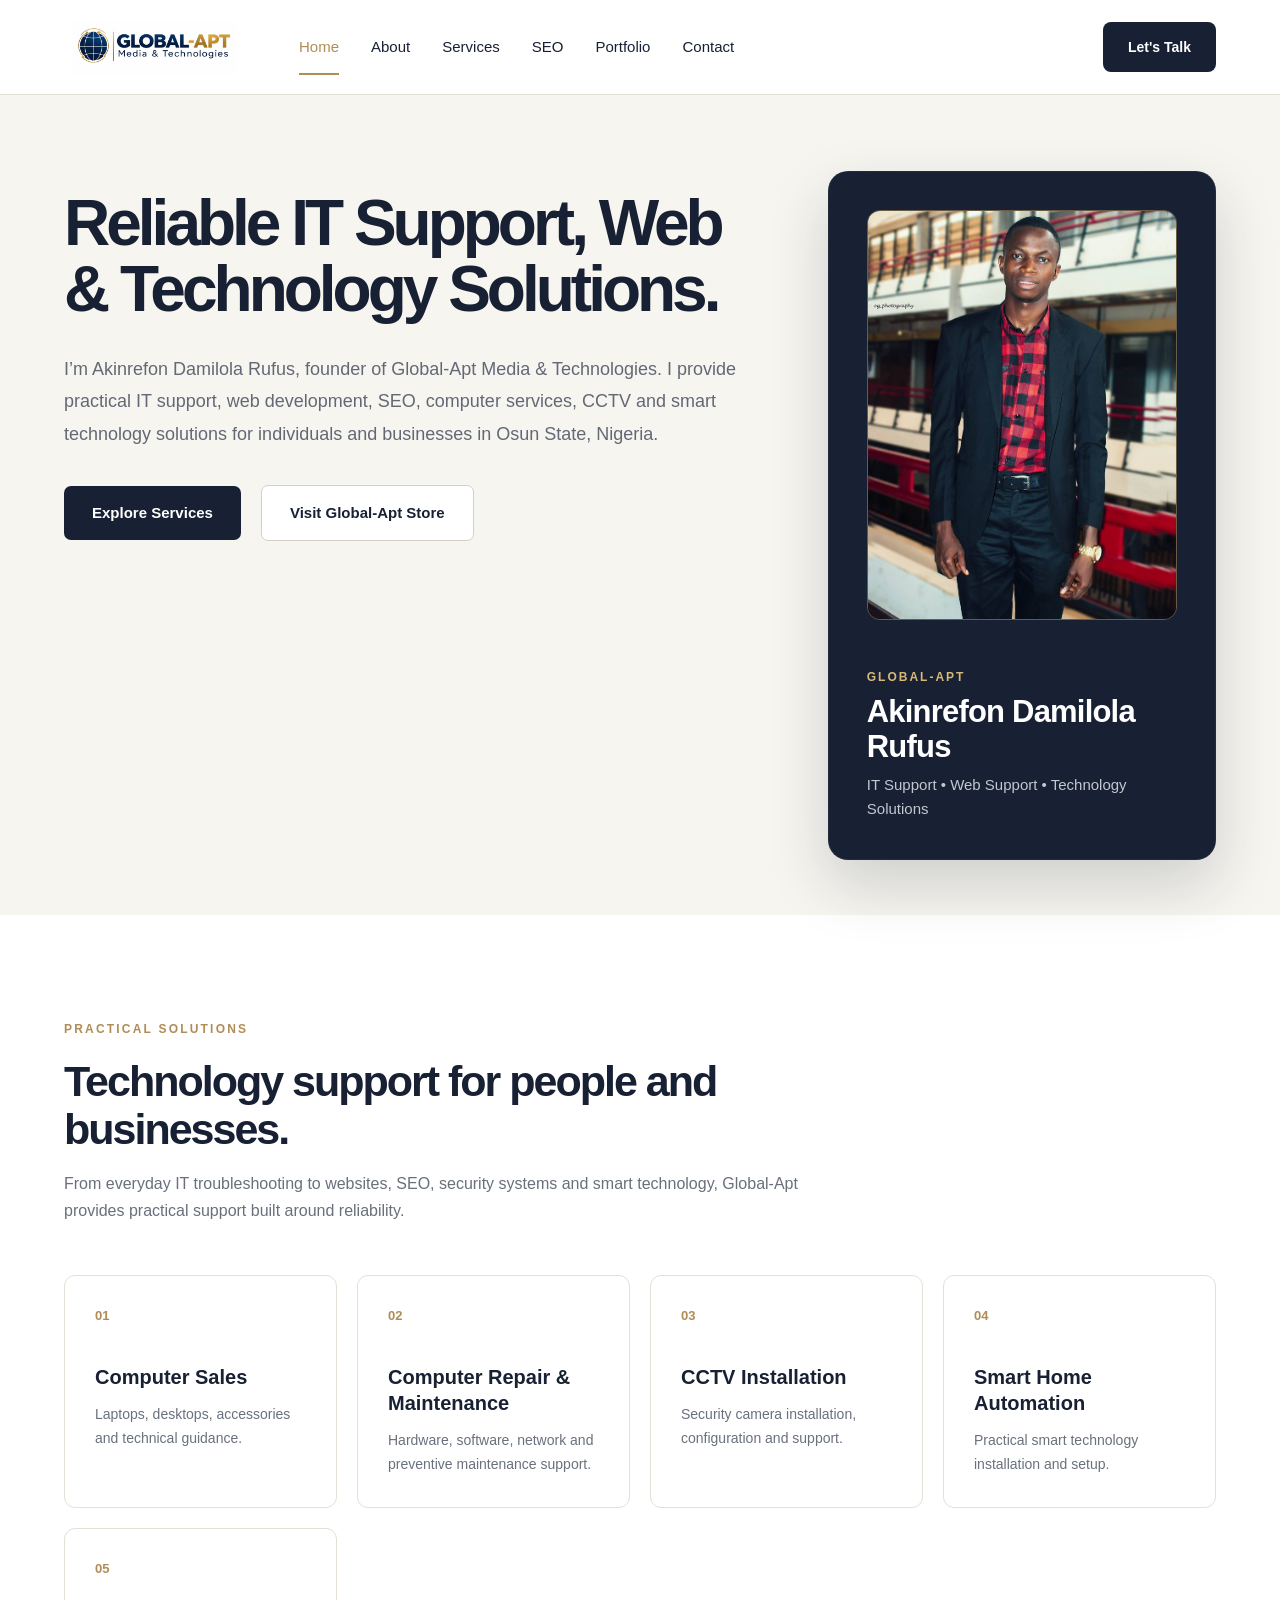
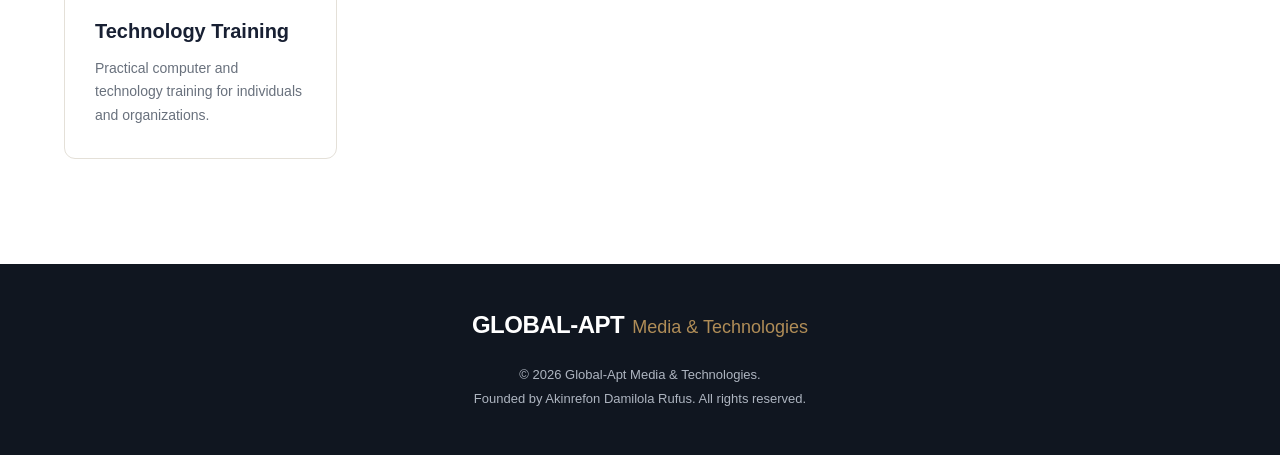
<file: index.html>
<!DOCTYPE html>
<html lang="en">
<head>
  <meta charset="UTF-8">
  <meta name="viewport" content="width=device-width, initial-scale=1.0">
  <title>Akinrefon Damilola Rufus | Global-Apt Media &amp; Technologies</title>
  <meta name="description" content="Global-Apt Media &amp; Technologies provides IT support, web development, SEO, computer services, CCTV and smart technology solutions in Osun State, Nigeria.">
  <meta name="author" content="Akinrefon Damilola Rufus">
  <meta name="robots" content="index, follow">
  <link rel="canonical" href="https://globalaptech.online/">
  <link rel="stylesheet" href="css/style.css">
  <link rel="stylesheet" href="css/layout-fix.css?v=1">
  <link rel="stylesheet" href="css/homepage-fix.css?v=2">
  <meta property="og:title" content="Akinrefon Damilola Rufus | Global-Apt Media &amp; Technologies">
  <meta property="og:description" content="IT support, web development, SEO, computer services, CCTV and smart technology solutions from Global-Apt Media &amp; Technologies in Osun State, Nigeria.">
  <meta property="og:type" content="website">
  <meta property="og:url" content="https://globalaptech.online/">
  <meta property="og:site_name" content="Global-Apt Media &amp; Technologies">
  <meta property="og:image" content="https://globalaptech.online/images/global-apt-logo-webp.webp">

  <script type="application/ld+json">
  {
    "@context": "https://schema.org",
    "@graph": [
      {
        "@type": "LocalBusiness",
        "@id": "https://globalaptech.online/#business",
        "name": "Global-Apt Media & Technologies",
        "alternateName": "Global-Apt",
        "url": "https://globalaptech.online/",
        "logo": "https://globalaptech.online/images/global-apt-logo-webp.webp",
        "image": "https://globalaptech.online/images/global-apt-logo-webp.webp",
        "telephone": "+2348161887329",
        "address": {
          "@type": "PostalAddress",
          "streetAddress": "Ajetunmobi Area, Ido",
          "addressLocality": "Ido",
          "postalCode": "232111",
          "addressRegion": "Osun State",
          "addressCountry": "NG"
        },
        "areaServed": [
          { "@type": "City", "name": "Osogbo" },
          { "@type": "AdministrativeArea", "name": "Osun State" },
          { "@type": "Country", "name": "Nigeria" }
        ],
        "founder": {
          "@type": "Person",
          "name": "Akinrefon Damilola Rufus",
          "url": "https://globalaptech.online/about.html"
        },
        "sameAs": [
          "https://www.linkedin.com/in/akinrefon-damilola-42539a247"
        ],
        "contactPoint": {
          "@type": "ContactPoint",
          "telephone": "+2348161887329",
          "contactType": "customer service",
          "areaServed": "NG"
        }
      },
      {
        "@type": "WebSite",
        "@id": "https://globalaptech.online/#website",
        "url": "https://globalaptech.online/",
        "name": "Global-Apt Media & Technologies",
        "alternateName": "Global-Apt",
        "publisher": {
          "@id": "https://globalaptech.online/#business"
        }
      }
    ]
  }
  </script>
    <link rel="icon" type="image/webp" href="images/global-apt-logo-webp.webp?v=4">
</head>

<body>
  <header class="header">
    <div class="container nav-container">
      <a href="index.html" class="logo" aria-label="Global-Apt Media &amp; Technologies Home">
        <img src="images/global-apt-logo-webp.webp" alt="Global-Apt Media &amp; Technologies" class="site-logo">
      </a>
      <nav class="navigation">
        <a href="index.html" class="active">Home</a>
        <a href="about.html">About</a>
        <a href="services.html">Services</a>
        <a href="seo.html">SEO</a>
        <a href="portfolio.html">Portfolio</a>
        <a href="contact.html">Contact</a>
      </nav>
      <a href="contact.html" class="nav-button">Let's Talk</a>
    </div>
  </header>

  <main>
    <section class="hero">
      <div class="container hero-content">
        <div class="hero-copy">
          <h1>Reliable IT Support, Web &amp; Technology Solutions.</h1>
          <p class="hero-text">I’m Akinrefon Damilola Rufus, founder of Global-Apt Media &amp; Technologies. I provide practical IT support, web development, SEO, computer services, CCTV and smart technology solutions for individuals and businesses in Osun State, Nigeria.</p>
          <div class="hero-actions">
            <a href="services.html" class="btn btn-primary">Explore Services</a>
            <a href="https://globalaptech.store/" class="btn btn-secondary" target="_blank" rel="noopener">Visit Global-Apt Store</a>
          </div>
        </div>
        <div class="hero-card">
          <img src="images/profile.jpg" alt="Akinrefon Damilola Rufus, founder of Global-Apt Media &amp; Technologies">
          <div class="hero-card-content">
            <span>GLOBAL-APT</span>
            <h2>Akinrefon Damilola Rufus</h2>
            <p>IT Support • Web Support • Technology Solutions</p>
          </div>
        </div>
      </div>
    </section>

    <section class="services-preview">
      <div class="container">
        <div class="section-heading">
          <p class="eyebrow">PRACTICAL SOLUTIONS</p>
          <h2>Technology support for people and businesses.</h2>
          <p>From everyday IT troubleshooting to websites, SEO, security systems and smart technology, Global-Apt provides practical support built around reliability.</p>
        </div>
        <div class="services-grid">
          <a class="service-card" href="computer-sales.html"><span>01</span><h3>Computer Sales</h3><p>Laptops, desktops, accessories and technical guidance.</p></a>
          <a class="service-card" href="computer-repair-maintenance.html"><span>02</span><h3>Computer Repair &amp; Maintenance</h3><p>Hardware, software, network and preventive maintenance support.</p></a>
          <a class="service-card" href="cctv-installation.html"><span>03</span><h3>CCTV Installation</h3><p>Security camera installation, configuration and support.</p></a>
          <a class="service-card" href="smart-home-automation.html"><span>04</span><h3>Smart Home Automation</h3><p>Practical smart technology installation and setup.</p></a>
          <a class="service-card" href="general-training.html"><span>05</span><h3>Technology Training</h3><p>Practical computer and technology training for individuals and organizations.</p></a>
        </div>
      </div>
    </section>
  </main>

  <footer class="footer">
    <div class="container footer-content">
      <a href="index.html" class="logo" aria-label="Global-Apt Media &amp; Technologies Home">
        <img src="images/global-apt-logo-webp.webp" alt="Global-Apt Media &amp; Technologies" class="site-logo">
      </a>
      <div class="footer-copy">
        <p>© 2026 Global-Apt Media &amp; Technologies.</p>
        <p>Founded by Akinrefon Damilola Rufus. All rights reserved.</p>
      </div>
    </div>
  </footer>
  <script src="js/script.js"></script>
</body>
</html>
</file>
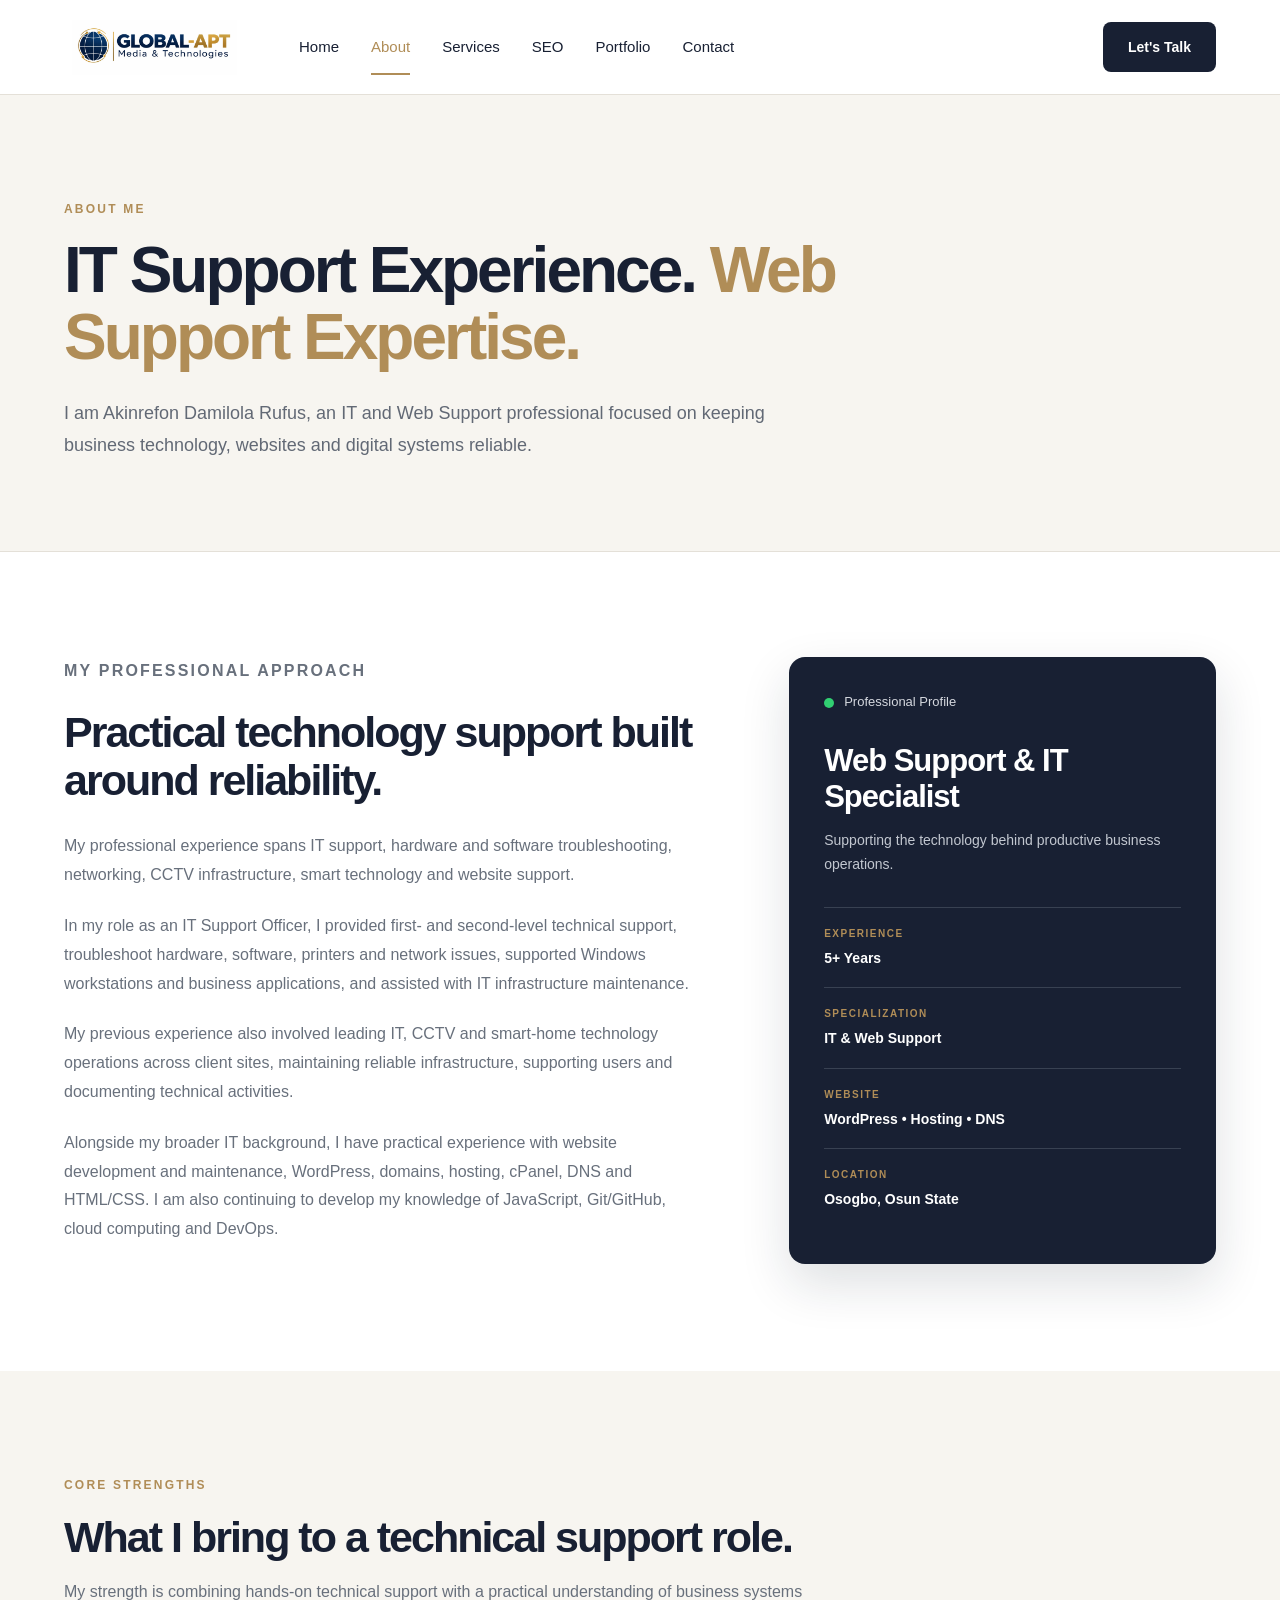
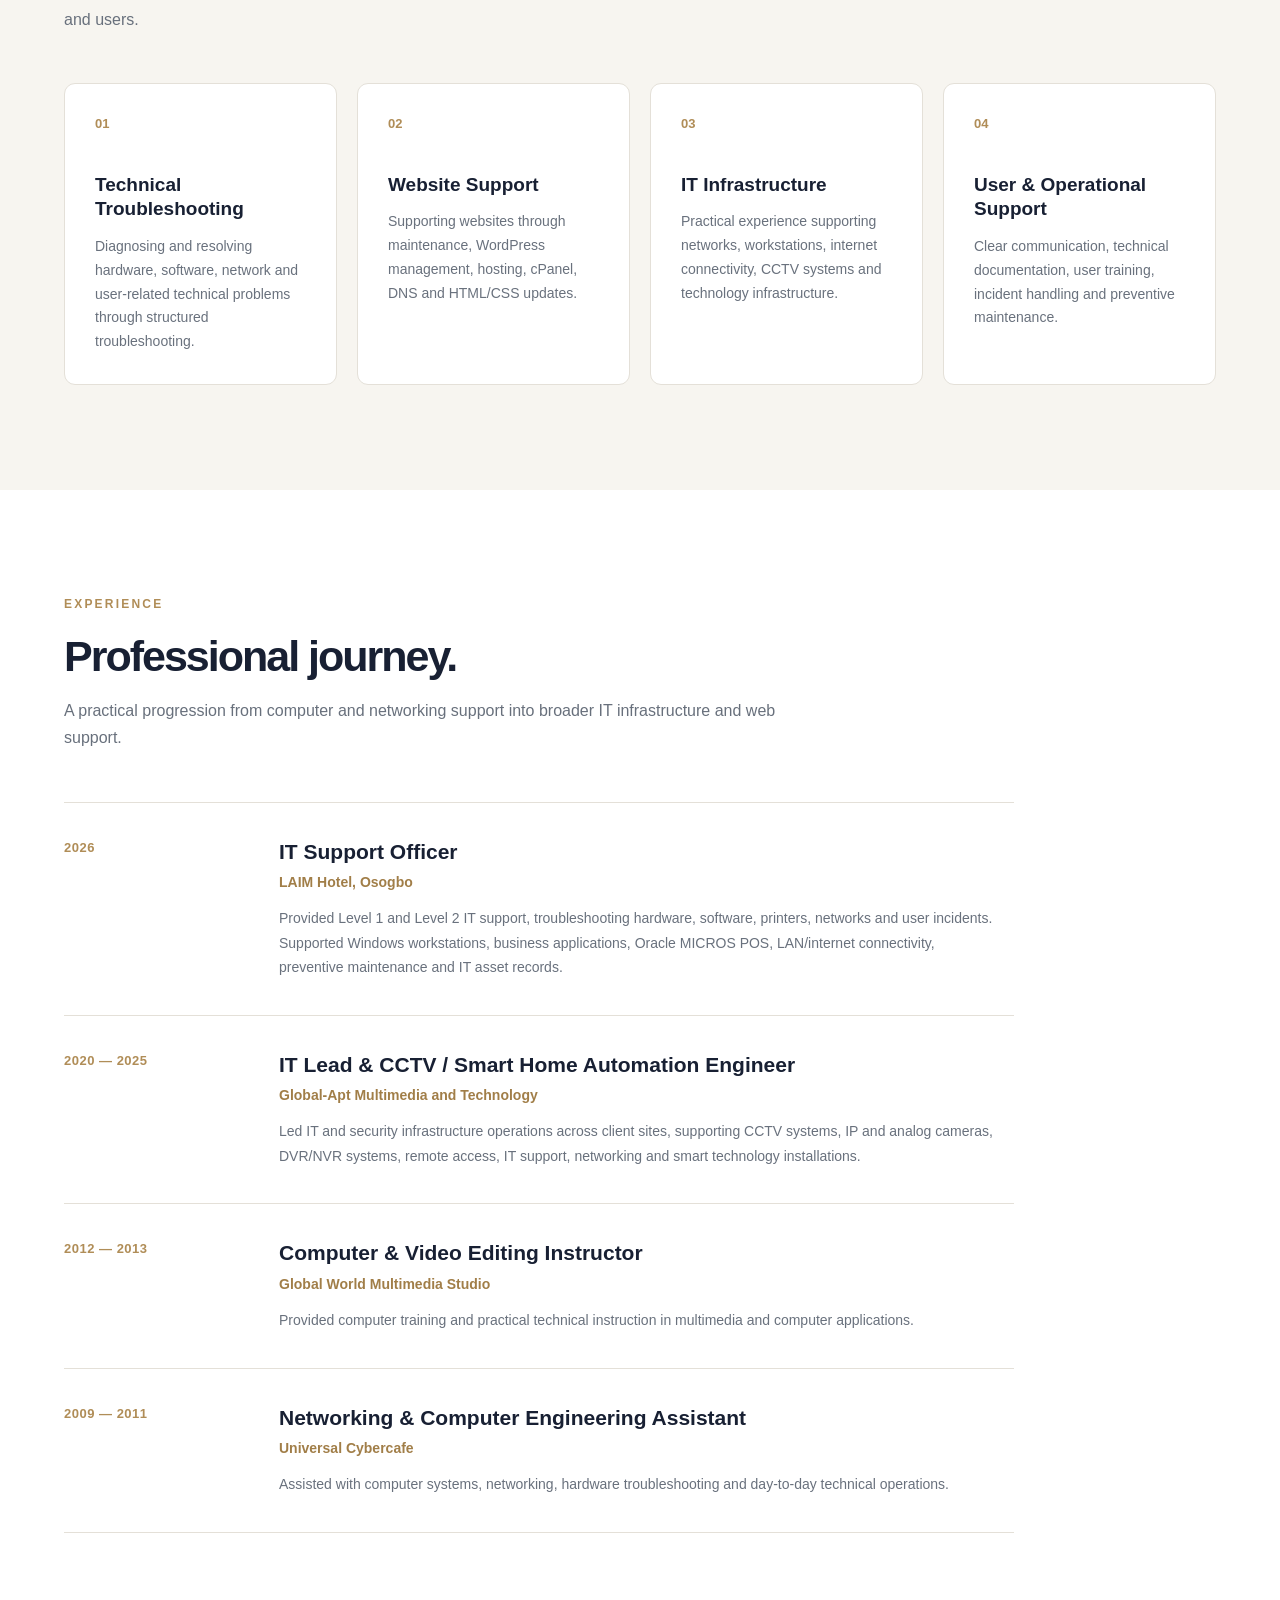
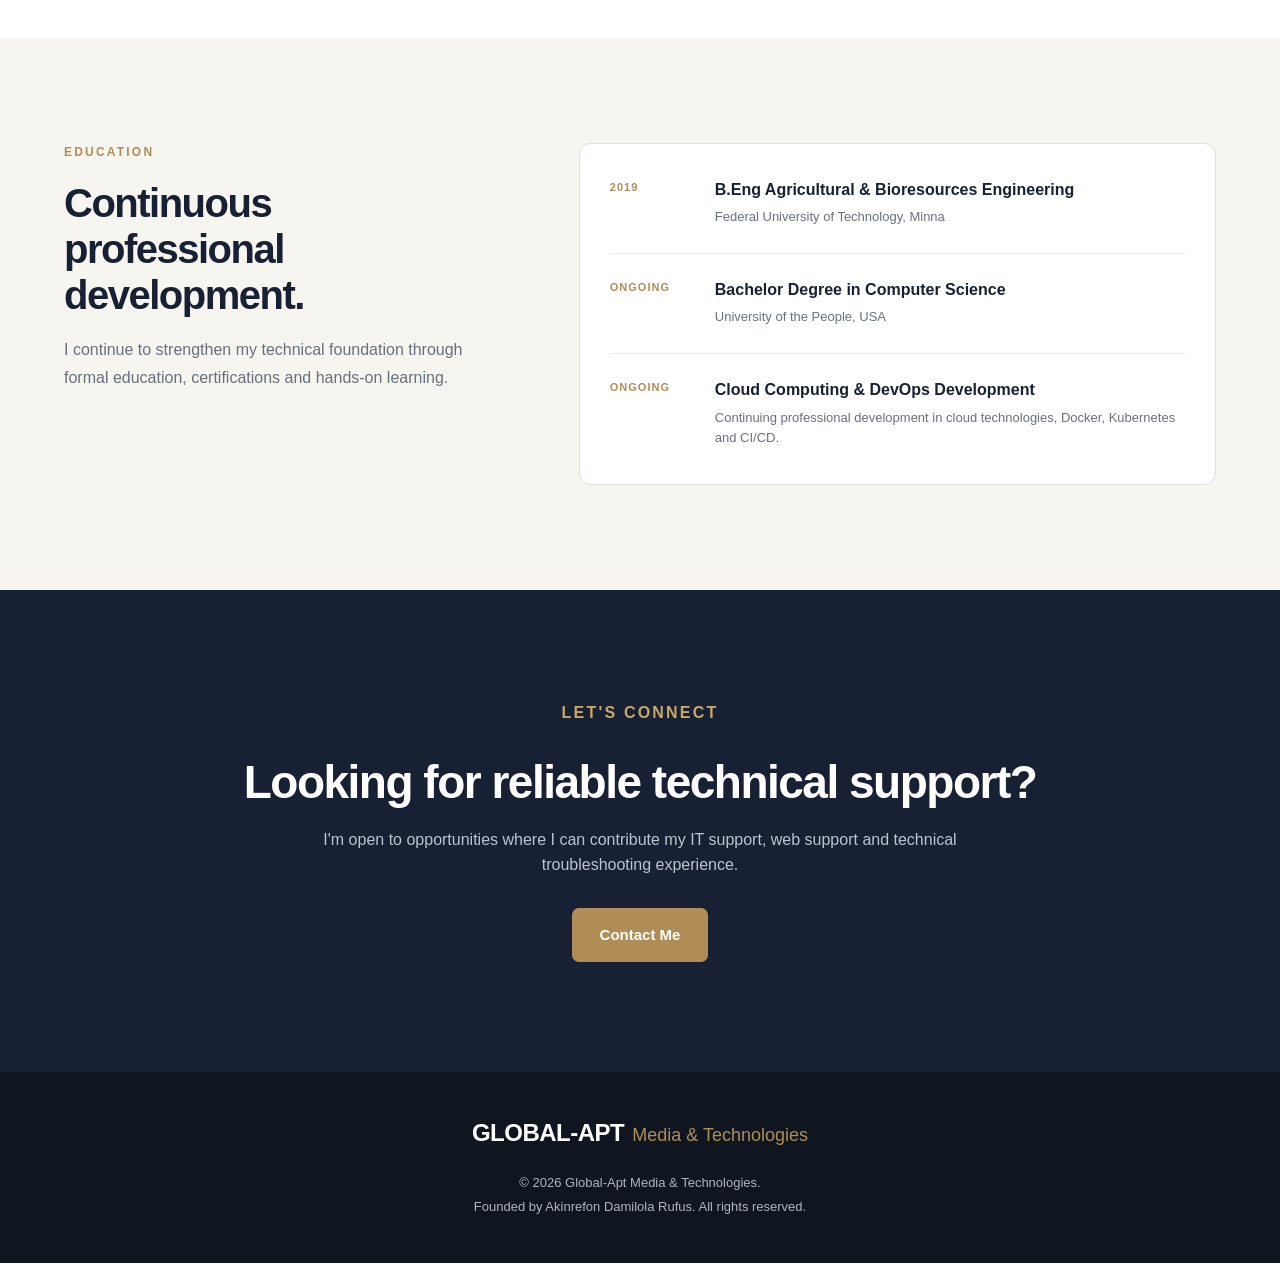
<file: about.html>
<!DOCTYPE html>
<html lang="en">
<head>
    <meta charset="UTF-8">
    <meta name="viewport" content="width=device-width, initial-scale=1.0">
    <meta name="description" content="About Akinrefon Damilola Rufus, an IT and Web Support professional providing website maintenance, WordPress, hosting, networking and IT solutions in Osogbo, Osun State.">
    <meta name="author" content="Akinrefon Damilola Rufus">
    <title>About Akinrefon Damilola Rufus | IT &amp; Web Support</title>
    <link rel="stylesheet" href="css/style.css">
    <link rel="stylesheet" href="css/layout-fix.css?v=1">
    <link rel="canonical" href="https://globalaptech.online/about.html">
    <meta name="robots" content="index, follow">
    <meta property="og:title" content="About Akinrefon Damilola Rufus | IT &amp; Web Support">
    <meta property="og:description" content="About Akinrefon Damilola Rufus and Global-Apt Media &amp; Technologies, including IT support, web support, website maintenance and technology experience.">
    <meta property="og:type" content="website">
    <meta property="og:url" content="https://globalaptech.online/about.html">
    <meta property="og:site_name" content="Global-Apt Media &amp; Technologies">
    <meta property="og:image" content="https://globalaptech.online/images/global-apt-logo-webp.webp">

    <script type="application/ld+json">
    {
      "@context": "https://schema.org",
      "@type": "ProfilePage",
      "@id": "https://globalaptech.online/about.html#profile",
      "url": "https://globalaptech.online/about.html",
      "name": "About Akinrefon Damilola Rufus | IT & Web Support",
      "mainEntity": {
        "@type": "Person",
        "@id": "https://globalaptech.online/about.html#person",
        "name": "Akinrefon Damilola Rufus",
        "url": "https://globalaptech.online/about.html",
        "jobTitle": "IT & Web Support Professional",
        "worksFor": {
          "@type": "Organization",
          "@id": "https://globalaptech.online/#business",
          "name": "Global-Apt Media & Technologies",
          "url": "https://globalaptech.online/"
        },
        "sameAs": [
          "https://www.linkedin.com/in/akinrefon-damilola-42539a247"
        ]
      }
    }
    </script>

    <script type="application/ld+json">
    {
      "@context": "https://schema.org",
      "@type": "BreadcrumbList",
      "itemListElement": [
        {
          "@type": "ListItem",
          "position": 1,
          "name": "Home",
          "item": "https://globalaptech.online/"
        },
        {
          "@type": "ListItem",
          "position": 2,
          "name": "About",
          "item": "https://globalaptech.online/about.html"
        }
      ]
    }
    </script>
    <link rel="icon" type="image/webp" href="images/global-apt-logo-webp.webp?v=2">
</head>

<body>
    <header class="header">
        <div class="container nav-container">
            <a href="index.html" class="logo" aria-label="Global-Apt Media & Technologies Home">
                <img src="images/global-apt-logo-webp.webp" alt="Global-Apt Media & Technologies" class="site-logo">
            </a>
            <nav class="navigation">
                <a href="index.html">Home</a>
                <a href="about.html" class="active">About</a>
                <a href="services.html">Services</a><a href="seo.html">SEO</a>
                <a href="portfolio.html">Portfolio</a>
                <a href="contact.html">Contact</a>
            </nav>
            <a href="contact.html" class="nav-button">Let's Talk</a>
        </div>
    </header>

    <main>
        <section class="page-hero">
            <div class="container">
                <p class="eyebrow">ABOUT ME</p>
                <h1>IT Support Experience. <span>Web Support Expertise.</span></h1>
                <p class="page-intro">I am Akinrefon Damilola Rufus, an IT and Web Support professional focused on keeping business technology, websites and digital systems reliable.</p>
            </div>
        </section>

        <section class="about-main">
            <div class="container about-main-grid">
                <div class="about-story">
                    <p class="eyebrow">MY PROFESSIONAL APPROACH</p>
                    <h2>Practical technology support built around reliability.</h2>
                    <p>My professional experience spans IT support, hardware and software troubleshooting, networking, CCTV infrastructure, smart technology and website support.</p>
                    <p>In my role as an IT Support Officer, I provided first- and second-level technical support, troubleshoot hardware, software, printers and network issues, supported Windows workstations and business applications, and assisted with IT infrastructure maintenance.</p>
                    <p>My previous experience also involved leading IT, CCTV and smart-home technology operations across client sites, maintaining reliable infrastructure, supporting users and documenting technical activities.</p>
                    <p>Alongside my broader IT background, I have practical experience with website development and maintenance, WordPress, domains, hosting, cPanel, DNS and HTML/CSS. I am also continuing to develop my knowledge of JavaScript, Git/GitHub, cloud computing and DevOps.</p>
                </div>

                <div class="about-highlight">
                    <div class="highlight-top"><span class="status-dot"></span><span>Professional Profile</span></div>
                    <h3>Web Support &amp; IT Specialist</h3>
                    <p>Supporting the technology behind productive business operations.</p>
                    <div class="profile-detail"><span>EXPERIENCE</span><strong>5+ Years</strong></div>
                    <div class="profile-detail"><span>SPECIALIZATION</span><strong>IT &amp; Web Support</strong></div>
                    <div class="profile-detail"><span>WEBSITE</span><strong>WordPress • Hosting • DNS</strong></div>
                    <div class="profile-detail"><span>LOCATION</span><strong>Osogbo, Osun State</strong></div>
                </div>
            </div>
        </section>

        <section class="strengths-section">
            <div class="container">
                <div class="section-heading">
                    <p class="eyebrow">CORE STRENGTHS</p>
                    <h2>What I bring to a technical support role.</h2>
                    <p>My strength is combining hands-on technical support with a practical understanding of business systems and users.</p>
                </div>
                <div class="strengths-grid">
                    <article class="strength-card"><span class="strength-number">01</span><h3>Technical Troubleshooting</h3><p>Diagnosing and resolving hardware, software, network and user-related technical problems through structured troubleshooting.</p></article>
                    <article class="strength-card"><span class="strength-number">02</span><h3>Website Support</h3><p>Supporting websites through maintenance, WordPress management, hosting, cPanel, DNS and HTML/CSS updates.</p></article>
                    <article class="strength-card"><span class="strength-number">03</span><h3>IT Infrastructure</h3><p>Practical experience supporting networks, workstations, internet connectivity, CCTV systems and technology infrastructure.</p></article>
                    <article class="strength-card"><span class="strength-number">04</span><h3>User &amp; Operational Support</h3><p>Clear communication, technical documentation, user training, incident handling and preventive maintenance.</p></article>
                </div>
            </div>
        </section>

        <section class="experience-section">
            <div class="container">
                <div class="section-heading">
                    <p class="eyebrow">EXPERIENCE</p>
                    <h2>Professional journey.</h2>
                    <p>A practical progression from computer and networking support into broader IT infrastructure and web support.</p>
                </div>
                <div class="timeline">
                    <div class="timeline-item">
                        <div class="timeline-year">2026</div>
                        <div class="timeline-content">
                            <h3>IT Support Officer</h3>
                            <h4>LAIM Hotel, Osogbo</h4>
                            <p>Provided Level 1 and Level 2 IT support, troubleshooting hardware, software, printers, networks and user incidents. Supported Windows workstations, business applications, Oracle MICROS POS, LAN/internet connectivity, preventive maintenance and IT asset records.</p>
                        </div>
                    </div>
                    <div class="timeline-item">
                        <div class="timeline-year">2020 — 2025</div>
                        <div class="timeline-content">
                            <h3>IT Lead &amp; CCTV / Smart Home Automation Engineer</h3>
                            <h4>Global-Apt Multimedia and Technology</h4>
                            <p>Led IT and security infrastructure operations across client sites, supporting CCTV systems, IP and analog cameras, DVR/NVR systems, remote access, IT support, networking and smart technology installations.</p>
                        </div>
                    </div>
                    <div class="timeline-item">
                        <div class="timeline-year">2012 — 2013</div>
                        <div class="timeline-content">
                            <h3>Computer &amp; Video Editing Instructor</h3>
                            <h4>Global World Multimedia Studio</h4>
                            <p>Provided computer training and practical technical instruction in multimedia and computer applications.</p>
                        </div>
                    </div>
                    <div class="timeline-item">
                        <div class="timeline-year">2009 — 2011</div>
                        <div class="timeline-content">
                            <h3>Networking &amp; Computer Engineering Assistant</h3>
                            <h4>Universal Cybercafe</h4>
                            <p>Assisted with computer systems, networking, hardware troubleshooting and day-to-day technical operations.</p>
                        </div>
                    </div>
                </div>
            </div>
        </section>

        <section class="education-section">
            <div class="container education-grid">
                <div>
                    <p class="eyebrow">EDUCATION</p>
                    <h2>Continuous professional development.</h2>
                    <p>I continue to strengthen my technical foundation through formal education, certifications and hands-on learning.</p>
                </div>
                <div class="education-list">
                    <div class="education-item"><span>2019</span><div><h3>B.Eng Agricultural &amp; Bioresources Engineering</h3><p>Federal University of Technology, Minna</p></div></div>
                    <div class="education-item"><span>Ongoing</span><div><h3>Bachelor Degree in Computer Science</h3><p>University of the People, USA</p></div></div>
                    <div class="education-item"><span>Ongoing</span><div><h3>Cloud Computing &amp; DevOps Development</h3><p>Continuing professional development in cloud technologies, Docker, Kubernetes and CI/CD.</p></div></div>
                </div>
            </div>
        </section>

        <section class="cta">
            <div class="container">
                <p class="eyebrow">LET'S CONNECT</p>
                <h2>Looking for reliable technical support?</h2>
                <p>I'm open to opportunities where I can contribute my IT support, web support and technical troubleshooting experience.</p>
                <a href="contact.html" class="btn btn-primary">Contact Me</a>
            </div>
        </section>
    </main>

    <footer class="footer">
        <div class="container footer-content">
            <a href="index.html" class="logo" aria-label="Global-Apt Media & Technologies Home">
                <img src="images/global-apt-logo-webp.webp" alt="Global-Apt Media & Technologies" class="site-logo">
            </a>
            <div class="footer-copy"><p>© 2026 Akinrefon Damilola Rufus. All rights reserved.</p></div>
        </div>
    </footer>

    <script src="js/script.js"></script>
</body>
</html>
</file>
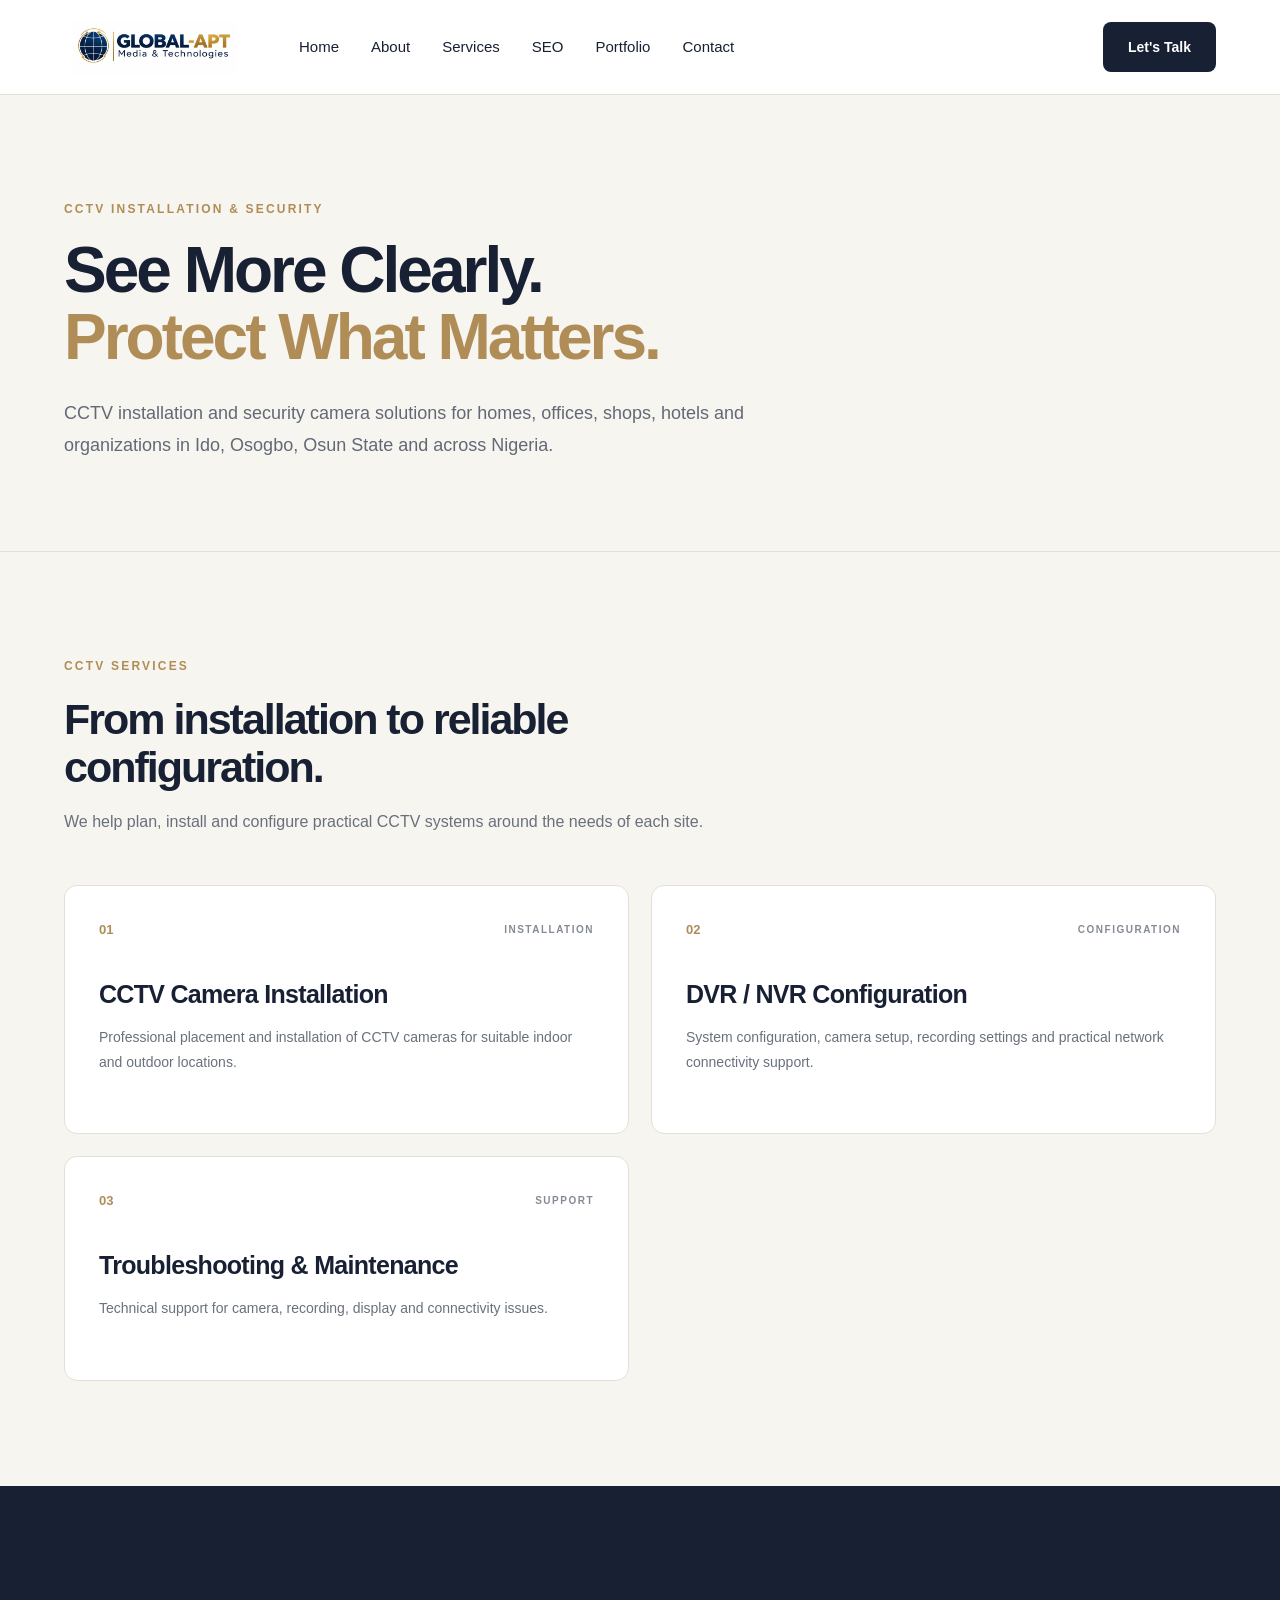
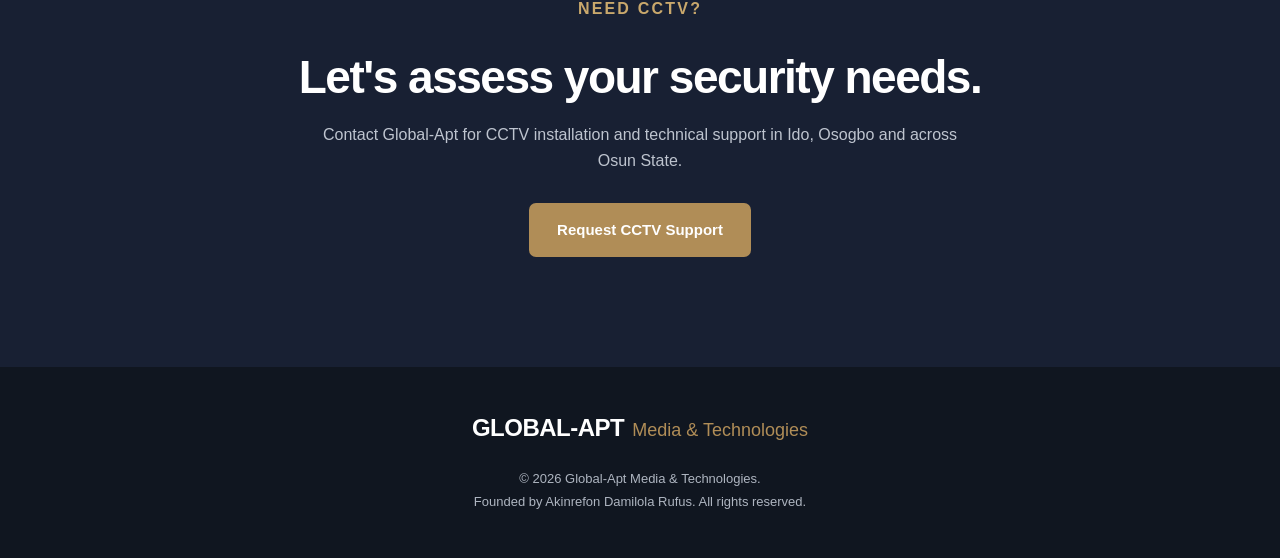
<file: cctv-installation.html>
<!DOCTYPE html>
<html lang="en"><head>
<meta charset="UTF-8"><meta name="viewport" content="width=device-width, initial-scale=1.0">
<title>CCTV Installation in Osogbo, Nigeria | Global-Apt</title>
<meta name="description" content="CCTV installation and security camera solutions in Ido, Osogbo and across Osun State, Nigeria. Site assessment, camera installation, configuration and technical support by Global-Apt Media & Technologies.">
<meta name="author" content="Akinrefon Damilola Rufus"><meta name="robots" content="index, follow">
<link rel="canonical" href="https://globalaptech.online/cctv-installation.html">
<meta property="og:title" content="CCTV Installation in Osogbo, Nigeria | Global-Apt"><meta property="og:description" content="Professional CCTV installation, configuration and technical support for homes, offices, shops, hotels and organizations in Ido, Osogbo and across Osun State."><meta property="og:type" content="website"><meta property="og:url" content="https://globalaptech.online/cctv-installation.html"><meta property="og:image" content="https://globalaptech.online/images/global-apt-logo-webp.webp">
<link rel="icon" type="image/webp" href="images/global-apt-logo-webp.webp?v=4"><link rel="stylesheet" href="css/style.css">
<link rel="stylesheet" href="css/layout-fix.css?v=1">
<script type="application/ld+json">
{
  "@context":"https://schema.org",
  "@type":"Service",
  "name":"CCTV Installation & Security Camera Solutions",
  "serviceType":"CCTV Installation",
  "provider":{"@type":"LocalBusiness","@id":"https://globalaptech.online/#business","name":"Global-Apt Media & Technologies","url":"https://globalaptech.online/"},
  "areaServed":["Ido","Osogbo","Osun State","Nigeria"],
  "description":"CCTV installation, camera configuration, security camera setup and technical support."
}
</script>
<script type="application/ld+json">
{
  "@context":"https://schema.org",
  "@type":"BreadcrumbList",
  "itemListElement":[
    {"@type":"ListItem","position":1,"name":"Home","item":"https://globalaptech.online/"},
    {"@type":"ListItem","position":2,"name":"Services","item":"https://globalaptech.online/services.html"},
    {"@type":"ListItem","position":3,"name":"CCTV Installation","item":"https://globalaptech.online/cctv-installation.html"}
  ]
}
</script>
</head><body>
<header class="header"><div class="container nav-container"><a href="index.html" class="logo" aria-label="Global-Apt Media & Technologies Home"><img src="images/global-apt-logo-webp.webp" alt="Global-Apt Media & Technologies" class="site-logo"></a><nav class="navigation" aria-label="Main navigation"><a href="index.html">Home</a><a href="about.html">About</a><a href="services.html">Services</a><a href="seo.html">SEO</a><a href="portfolio.html">Portfolio</a><a href="contact.html">Contact</a></nav><a href="contact.html" class="nav-button">Let's Talk</a></div></header>
<main><section class="page-hero"><div class="container"><p class="eyebrow">CCTV INSTALLATION & SECURITY</p><h1>See More Clearly.<br><span>Protect What Matters.</span></h1><p class="page-intro">CCTV installation and security camera solutions for homes, offices, shops, hotels and organizations in Ido, Osogbo, Osun State and across Nigeria.</p></div></section>
<section class="services-section"><div class="container"><div class="section-heading"><p class="eyebrow">CCTV SERVICES</p><h2>From installation to reliable configuration.</h2><p>We help plan, install and configure practical CCTV systems around the needs of each site.</p></div><div class="services-large-grid"><article class="large-service-card"><div class="large-service-top"><span class="large-service-number">01</span><span class="service-label">INSTALLATION</span></div><h3>CCTV Camera Installation</h3><p>Professional placement and installation of CCTV cameras for suitable indoor and outdoor locations.</p></article><article class="large-service-card"><div class="large-service-top"><span class="large-service-number">02</span><span class="service-label">CONFIGURATION</span></div><h3>DVR / NVR Configuration</h3><p>System configuration, camera setup, recording settings and practical network connectivity support.</p></article><article class="large-service-card"><div class="large-service-top"><span class="large-service-number">03</span><span class="service-label">SUPPORT</span></div><h3>Troubleshooting & Maintenance</h3><p>Technical support for camera, recording, display and connectivity issues.</p></article></div></div></section>
<section class="cta"><div class="container"><p class="eyebrow">NEED CCTV?</p><h2>Let's assess your security needs.</h2><p>Contact Global-Apt for CCTV installation and technical support in Ido, Osogbo and across Osun State.</p><a href="contact.html" class="btn btn-primary">Request CCTV Support</a></div></section></main>
<footer class="footer"><div class="container footer-content"><div class="footer-brand"><strong>GLOBAL-APT</strong><span>Media &amp; Technologies</span></div><div class="footer-copy"><p>© 2026 Global-Apt Media &amp; Technologies.</p><p>Founded by Akinrefon Damilola Rufus. All rights reserved.</p></div></div></footer><script src="js/script.js"></script></body></html>
</file>
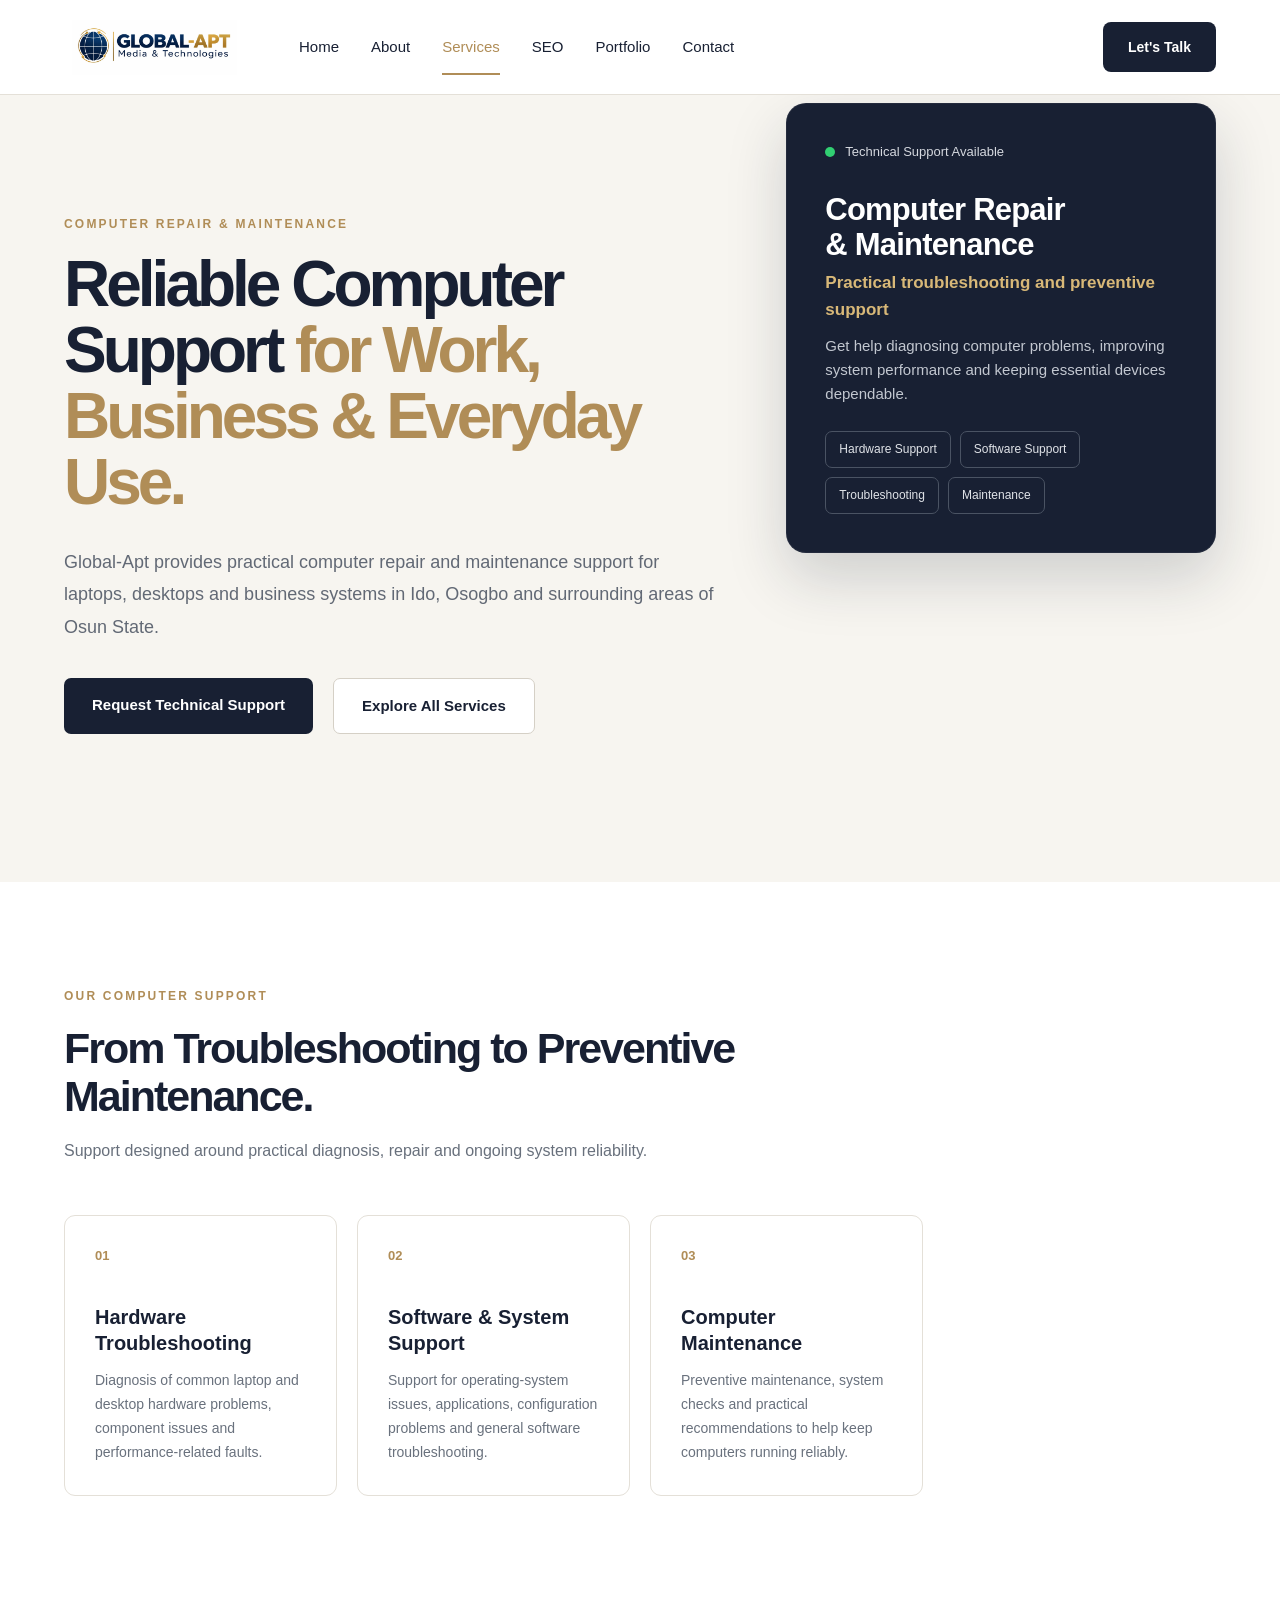
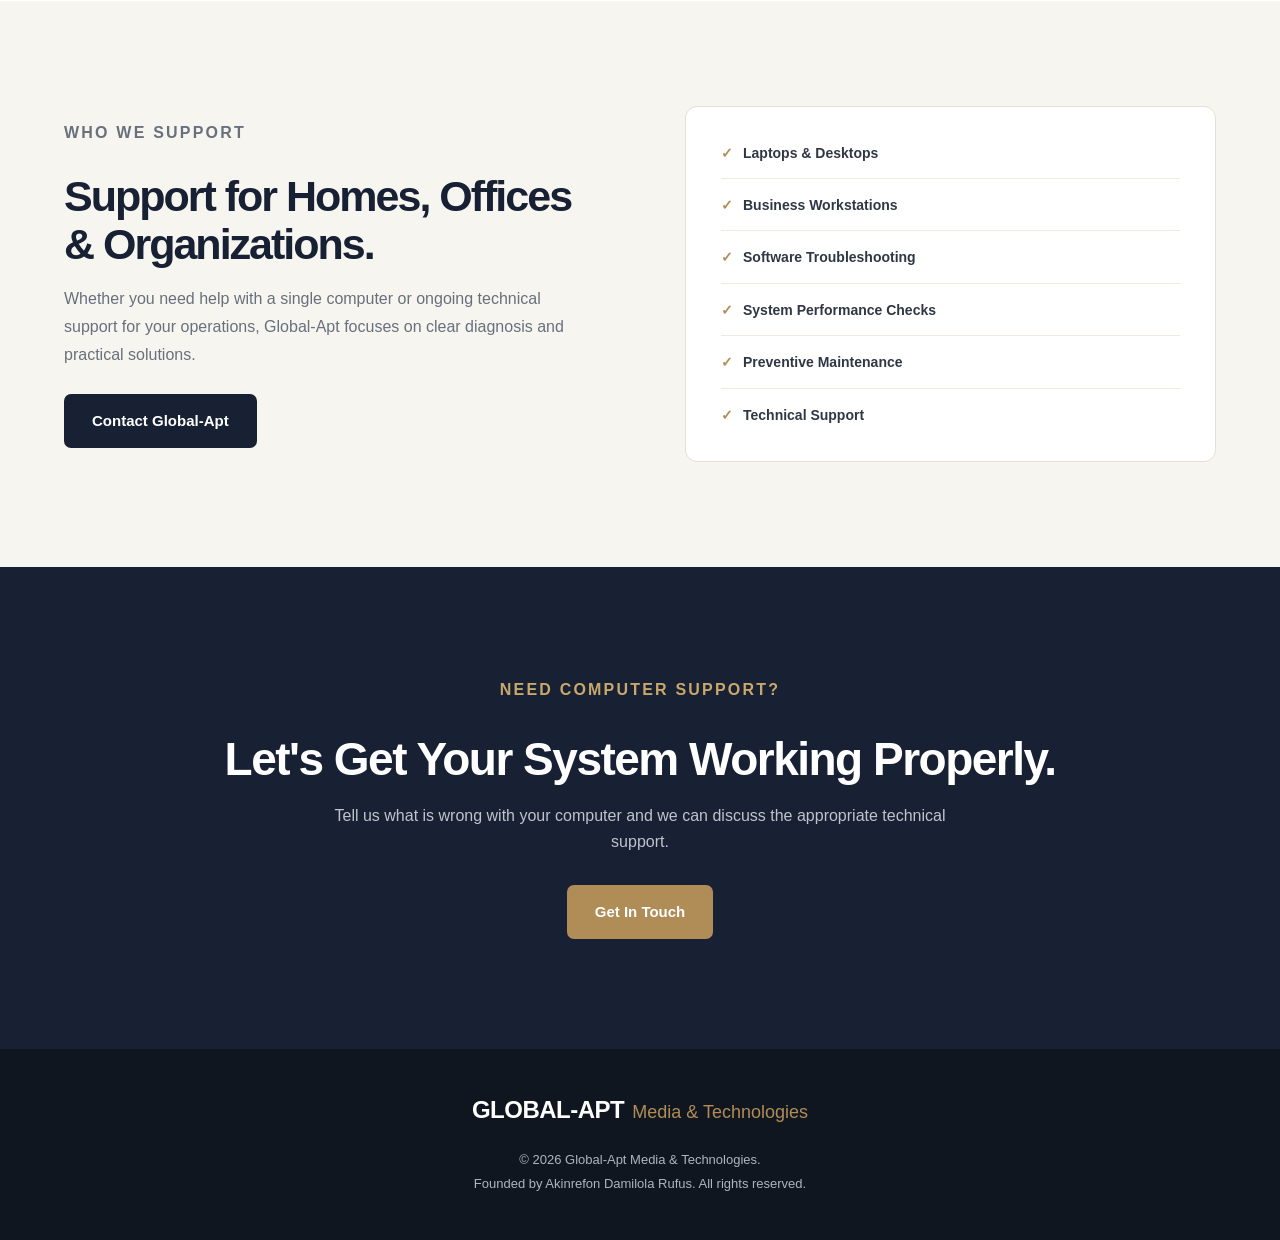
<file: computer-repair-maintenance.html>
<!DOCTYPE html>
<html lang="en">
<head>
    <meta charset="UTF-8">
    <meta name="viewport" content="width=device-width, initial-scale=1.0">
    <title>Computer Repair & Maintenance in Osogbo, Nigeria | Global-Apt</title>
    <meta name="description" content="Computer repair and maintenance services in Ido, Osogbo and surrounding areas of Osun State, Nigeria. Hardware troubleshooting, software support, system maintenance and practical IT assistance from Global-Apt.">
    <meta name="author" content="Akinrefon Damilola Rufus">
    <meta name="robots" content="index, follow">
    <link rel="canonical" href="https://globalaptech.online/computer-repair-maintenance.html">
    <meta property="og:type" content="website">
    <meta property="og:title" content="Computer Repair & Maintenance in Osogbo, Nigeria | Global-Apt">
    <meta property="og:description" content="Computer repair, troubleshooting and maintenance support for homes, offices, businesses and organizations in Ido, Osogbo and surrounding areas of Osun State.">
    <meta property="og:url" content="https://globalaptech.online/computer-repair-maintenance.html">
    <meta property="og:site_name" content="Global-Apt Media & Technologies">
    <meta property="og:image" content="https://globalaptech.online/images/global-apt-logo-webp.webp">
    <link rel="icon" type="image/webp" href="images/global-apt-logo-webp.webp?v=4">
    <link rel="stylesheet" href="css/style.css">
    <link rel="stylesheet" href="css/layout-fix.css?v=1">
    <script type="application/ld+json">
    {
      "@context":"https://schema.org",
      "@type":"Service",
      "name":"Computer Repair & Maintenance",
      "serviceType":"Computer repair and maintenance",
      "description":"Computer hardware troubleshooting, software support and maintenance services.",
      "provider":{"@id":"https://globalaptech.online/#business"},
      "areaServed":["Osogbo","Osun State","Nigeria"]
    }
    </script>
    <script type="application/ld+json">
    {
      "@context":"https://schema.org",
      "@type":"BreadcrumbList",
      "itemListElement":[
        {"@type":"ListItem","position":1,"name":"Home","item":"https://globalaptech.online/"},
        {"@type":"ListItem","position":2,"name":"Services","item":"https://globalaptech.online/services.html"},
        {"@type":"ListItem","position":3,"name":"Computer Repair & Maintenance","item":"https://globalaptech.online/computer-repair-maintenance.html"}
      ]
    }
    </script>
</head>
<body>
<header class="header">
    <div class="container nav-container">
        <a href="index.html" class="logo" aria-label="Global-Apt Media & Technologies Home"><img src="images/global-apt-logo-webp.webp" alt="Global-Apt Media & Technologies" class="site-logo"></a>
        <nav class="navigation" aria-label="Main navigation">
            <a href="index.html">Home</a><a href="about.html">About</a><a href="services.html" class="active">Services</a><a href="seo.html">SEO</a><a href="portfolio.html">Portfolio</a><a href="contact.html">Contact</a>
        </nav>
        <a href="contact.html" class="nav-button">Let's Talk</a>
    </div>
</header>
<main>
<section class="hero">
<div class="container hero-grid">
<div class="hero-content">
<p class="eyebrow">COMPUTER REPAIR &amp; MAINTENANCE</p>
<h1>Reliable Computer Support <span>for Work, Business &amp; Everyday Use.</span></h1>
<p class="hero-text">Global-Apt provides practical computer repair and maintenance support for laptops, desktops and business systems in Ido, Osogbo and surrounding areas of Osun State.</p>
<div class="hero-buttons"><a href="contact.html" class="btn btn-primary">Request Technical Support</a><a href="services.html" class="btn btn-secondary">Explore All Services</a></div>
</div>
<div class="hero-card"><div class="card-top"><span class="status-dot"></span><span>Technical Support Available</span></div><h2>Computer Repair<br>&amp; Maintenance</h2><p class="profile-role">Practical troubleshooting and preventive support</p><p>Get help diagnosing computer problems, improving system performance and keeping essential devices dependable.</p><div class="skill-list"><span>Hardware Support</span><span>Software Support</span><span>Troubleshooting</span><span>Maintenance</span></div></div>
</div>
</section>
<section class="services-preview"><div class="container"><div class="section-heading"><p class="eyebrow">OUR COMPUTER SUPPORT</p><h2>From Troubleshooting to Preventive Maintenance.</h2><p>Support designed around practical diagnosis, repair and ongoing system reliability.</p></div><div class="service-grid">
<article class="service-card"><div class="service-number">01</div><h3>Hardware Troubleshooting</h3><p>Diagnosis of common laptop and desktop hardware problems, component issues and performance-related faults.</p></article>
<article class="service-card"><div class="service-number">02</div><h3>Software &amp; System Support</h3><p>Support for operating-system issues, applications, configuration problems and general software troubleshooting.</p></article>
<article class="service-card"><div class="service-number">03</div><h3>Computer Maintenance</h3><p>Preventive maintenance, system checks and practical recommendations to help keep computers running reliably.</p></article>
</div></div></section>
<section class="why-section"><div class="container why-grid"><div class="why-content"><p class="eyebrow">WHO WE SUPPORT</p><h2>Support for Homes, Offices &amp; Organizations.</h2><p>Whether you need help with a single computer or ongoing technical support for your operations, Global-Apt focuses on clear diagnosis and practical solutions.</p><a href="contact.html" class="btn btn-primary">Contact Global-Apt</a></div><div class="check-list"><div><span>✓</span>Laptops &amp; Desktops</div><div><span>✓</span>Business Workstations</div><div><span>✓</span>Software Troubleshooting</div><div><span>✓</span>System Performance Checks</div><div><span>✓</span>Preventive Maintenance</div><div><span>✓</span>Technical Support</div></div></div></section>
<section class="cta"><div class="container"><p class="eyebrow">NEED COMPUTER SUPPORT?</p><h2>Let's Get Your System Working Properly.</h2><p>Tell us what is wrong with your computer and we can discuss the appropriate technical support.</p><a href="contact.html" class="btn btn-primary">Get In Touch</a></div></section>
</main>
<footer class="footer"><div class="container footer-content"><div class="footer-brand"><strong>GLOBAL-APT</strong><span>Media &amp; Technologies</span></div><div class="footer-copy"><p>© 2026 Global-Apt Media &amp; Technologies.</p><p>Founded by Akinrefon Damilola Rufus. All rights reserved.</p></div></div></footer>
<script src="js/script.js"></script>
</body>
</html>
</file>
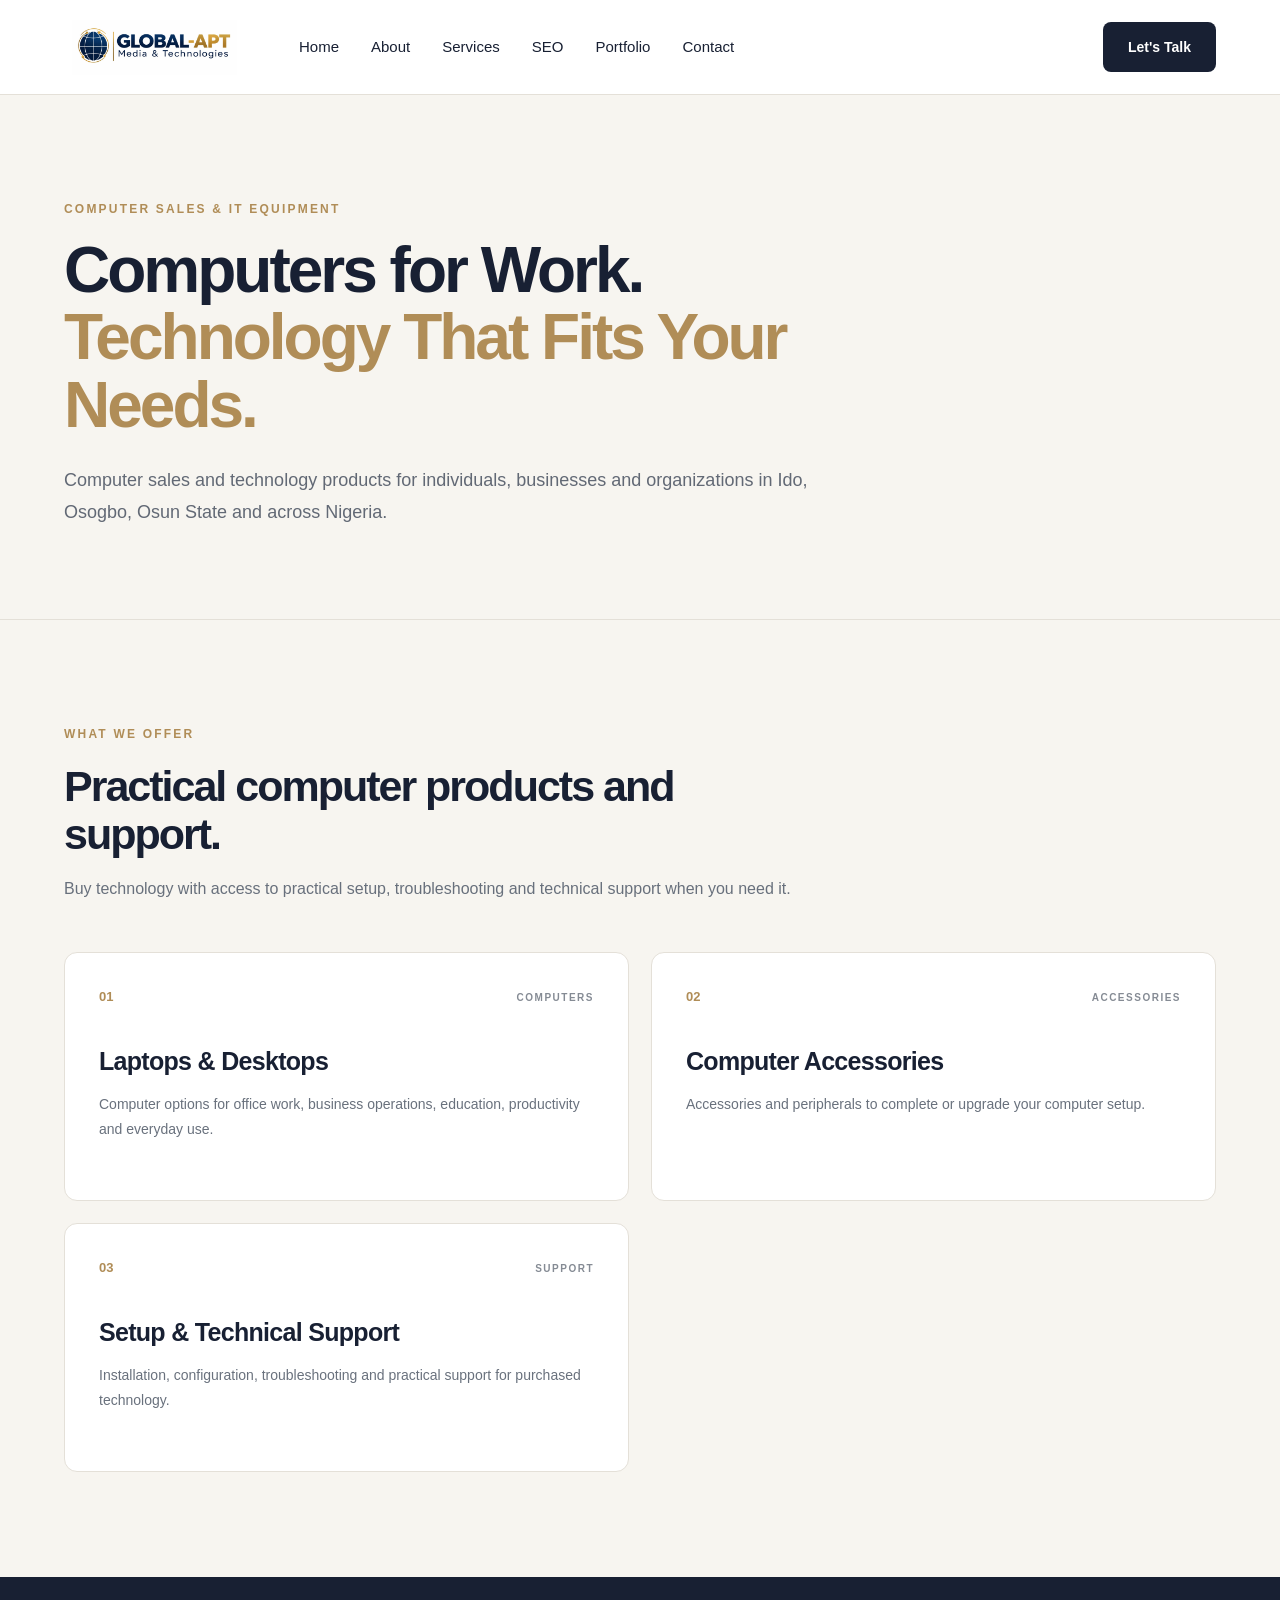
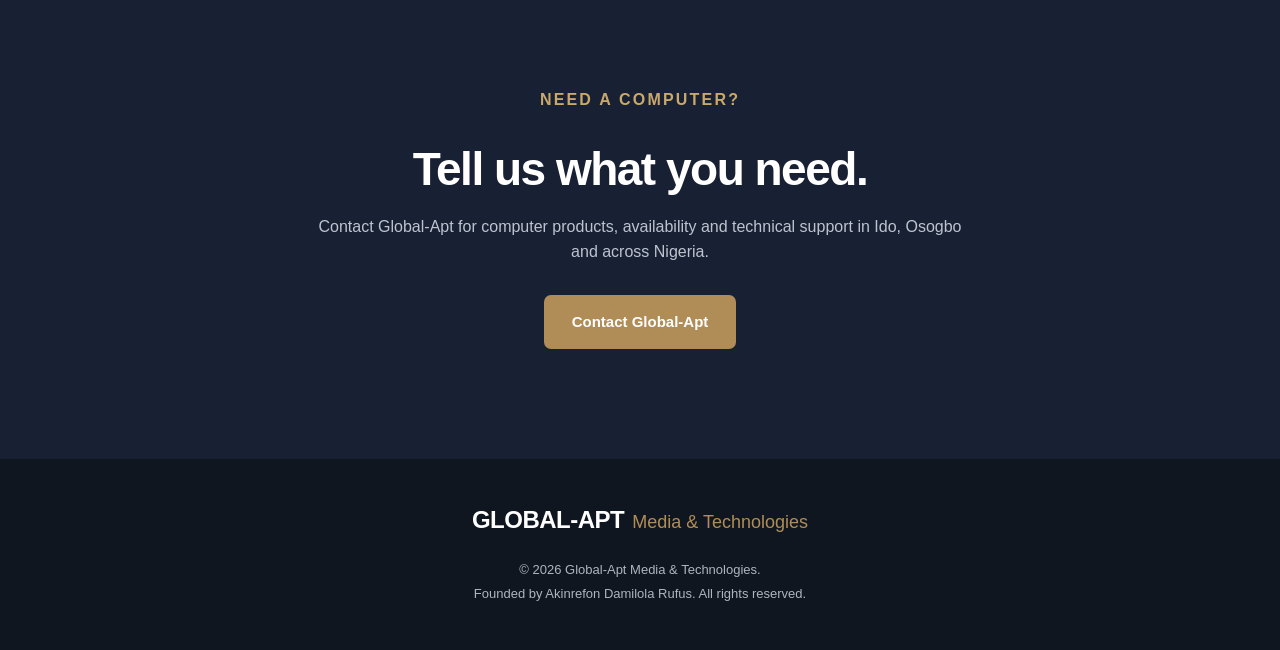
<file: computer-sales.html>
<!DOCTYPE html>
<html lang="en">
<head>
<meta charset="UTF-8">
<meta name="viewport" content="width=device-width, initial-scale=1.0">
<title>Computer Sales & IT Equipment in Osogbo, Nigeria | Global-Apt</title>
<meta name="description" content="Computer sales and IT equipment in Ido, Osogbo, Osun State and Nigeria. Laptops, desktops, computer accessories and technical support from Global-Apt Media & Technologies.">
<meta name="author" content="Akinrefon Damilola Rufus">
<meta name="robots" content="index, follow">
<link rel="canonical" href="https://globalaptech.online/computer-sales.html">
<meta property="og:title" content="Computer Sales & IT Equipment in Osogbo, Nigeria | Global-Apt">
<meta property="og:description" content="Laptops, desktops, computer accessories and technical support for customers in Ido, Osogbo and across Nigeria.">
<meta property="og:type" content="website">
<meta property="og:url" content="https://globalaptech.online/computer-sales.html">
<meta property="og:image" content="https://globalaptech.online/images/global-apt-logo-webp.webp">
<link rel="icon" type="image/webp" href="images/global-apt-logo-webp.webp?v=4">
<link rel="stylesheet" href="css/style.css">
    <link rel="stylesheet" href="css/layout-fix.css?v=1">
<script type="application/ld+json">
{"@context":"https://schema.org","@type":"Service","name":"Computer Sales & IT Equipment","serviceType":"Computer Sales","provider":{"@id":"https://globalaptech.online/#business","@type":"LocalBusiness","name":"Global-Apt Media & Technologies","url":"https://globalaptech.online/"},"areaServed":["Ido","Osogbo","Osun State","Nigeria"],"description":"Computer sales, laptops, desktops, accessories and technical support for individuals, businesses and organizations."}
</script>
<script type="application/ld+json">
{"@context":"https://schema.org","@type":"BreadcrumbList","itemListElement":[{"@type":"ListItem","position":1,"name":"Home","item":"https://globalaptech.online/"},{"@type":"ListItem","position":2,"name":"Services","item":"https://globalaptech.online/services.html"},{"@type":"ListItem","position":3,"name":"Computer Sales & IT Equipment","item":"https://globalaptech.online/computer-sales.html"}]}
</script>
</head>
<body>
<header class="header"><div class="container nav-container"><a href="index.html" class="logo" aria-label="Global-Apt Media & Technologies Home"><img src="images/global-apt-logo-webp.webp" alt="Global-Apt Media & Technologies" class="site-logo"></a><nav class="navigation" aria-label="Main navigation"><a href="index.html">Home</a><a href="about.html">About</a><a href="services.html">Services</a><a href="seo.html">SEO</a><a href="portfolio.html">Portfolio</a><a href="contact.html">Contact</a></nav><a href="contact.html" class="nav-button">Let's Talk</a></div></header>
<main>
<section class="page-hero"><div class="container"><p class="eyebrow">COMPUTER SALES & IT EQUIPMENT</p><h1>Computers for Work.<br><span>Technology That Fits Your Needs.</span></h1><p class="page-intro">Computer sales and technology products for individuals, businesses and organizations in Ido, Osogbo, Osun State and across Nigeria.</p></div></section>
<section class="services-section"><div class="container"><div class="section-heading"><p class="eyebrow">WHAT WE OFFER</p><h2>Practical computer products and support.</h2><p>Buy technology with access to practical setup, troubleshooting and technical support when you need it.</p></div><div class="services-large-grid"><article class="large-service-card"><div class="large-service-top"><span class="large-service-number">01</span><span class="service-label">COMPUTERS</span></div><h3>Laptops & Desktops</h3><p>Computer options for office work, business operations, education, productivity and everyday use.</p></article><article class="large-service-card"><div class="large-service-top"><span class="large-service-number">02</span><span class="service-label">ACCESSORIES</span></div><h3>Computer Accessories</h3><p>Accessories and peripherals to complete or upgrade your computer setup.</p></article><article class="large-service-card"><div class="large-service-top"><span class="large-service-number">03</span><span class="service-label">SUPPORT</span></div><h3>Setup & Technical Support</h3><p>Installation, configuration, troubleshooting and practical support for purchased technology.</p></article></div></div></section>
<section class="cta"><div class="container"><p class="eyebrow">NEED A COMPUTER?</p><h2>Tell us what you need.</h2><p>Contact Global-Apt for computer products, availability and technical support in Ido, Osogbo and across Nigeria.</p><a href="contact.html" class="btn btn-primary">Contact Global-Apt</a></div></section>
</main>
<footer class="footer"><div class="container footer-content"><div class="footer-brand"><strong>GLOBAL-APT</strong><span>Media &amp; Technologies</span></div><div class="footer-copy"><p>© 2026 Global-Apt Media &amp; Technologies.</p><p>Founded by Akinrefon Damilola Rufus. All rights reserved.</p></div></div></footer>
<script src="js/script.js"></script>
</body></html>
</file>
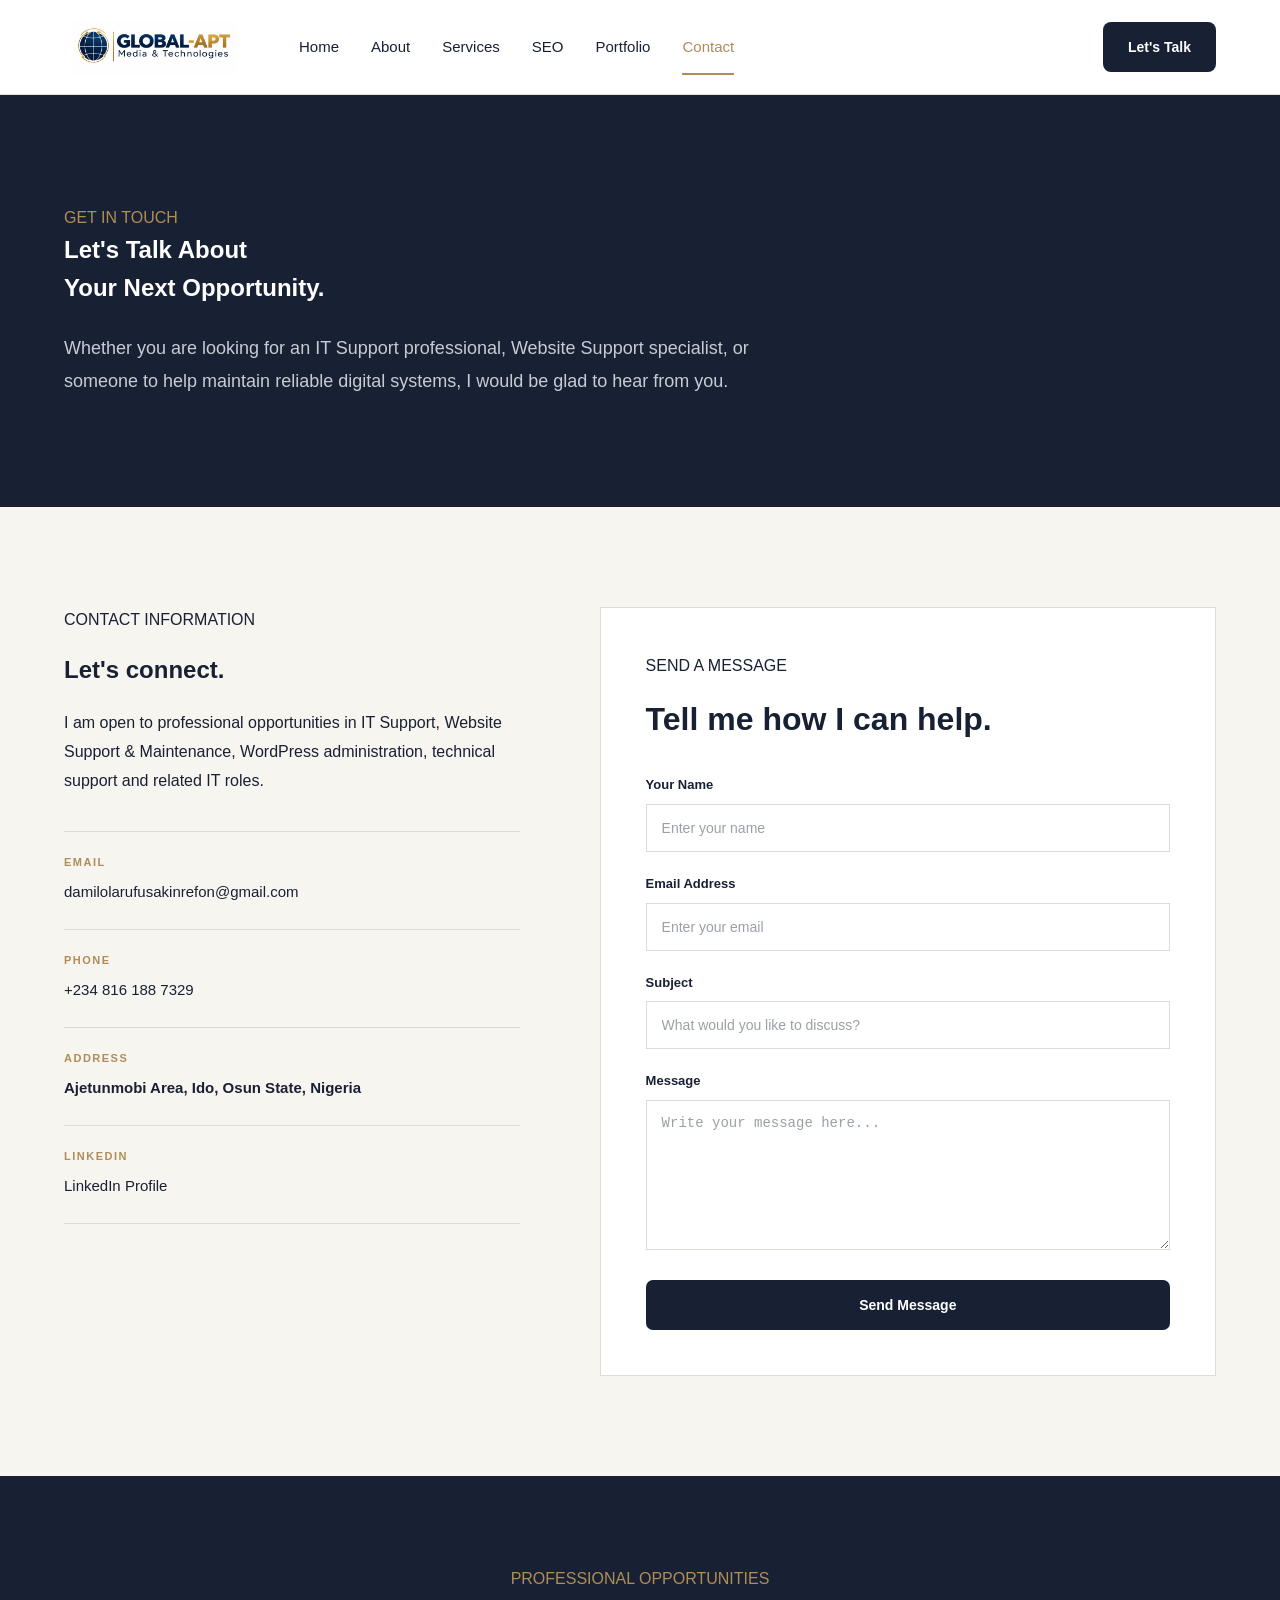
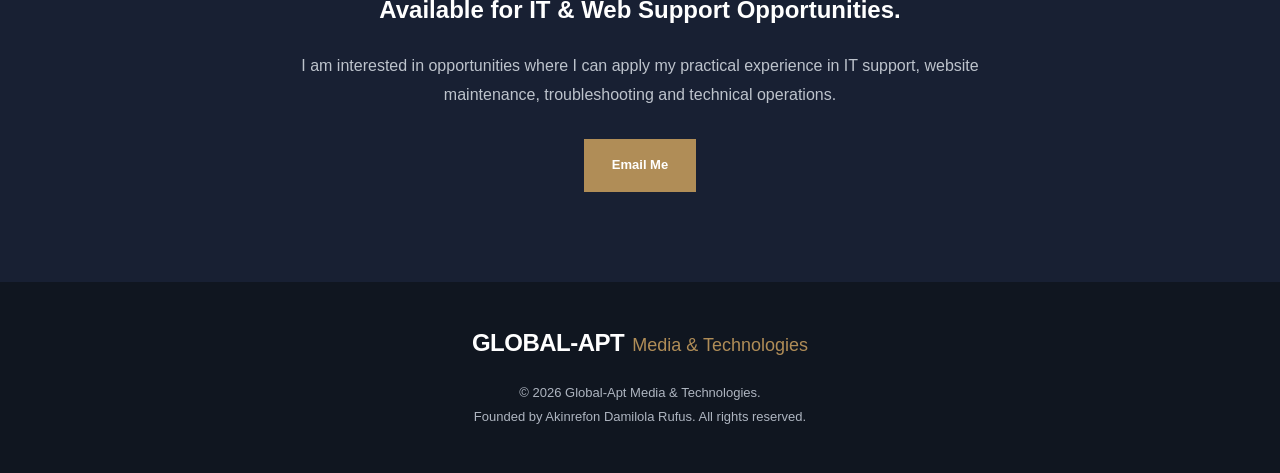
<file: contact.html>
<!DOCTYPE html>
<html lang="en">
<head>
    <meta charset="UTF-8">
    <meta name="viewport" content="width=device-width, initial-scale=1.0">

    <title>Contact Akinrefon Damilola Rufus | IT &amp; Web Support</title>

    <meta name="description"
          content="Contact Akinrefon Damilola Rufus and Global-Apt Media &amp; Technologies for IT support, website maintenance, SEO, CCTV and technology services in Osogbo, Osun State, Nigeria.">

    <link rel="stylesheet" href="css/style.css">
    <link rel="stylesheet" href="css/layout-fix.css?v=1">
    <link rel="canonical" href="https://globalaptech.online/contact.html">
    <meta name="robots" content="index, follow">
    <meta property="og:title" content="Contact Akinrefon Damilola Rufus | IT &amp; Web Support">
    <meta property="og:description" content="Contact Akinrefon Damilola Rufus and Global-Apt Media &amp; Technologies for IT support, website maintenance, SEO, CCTV and technology services in Osogbo, Osun State, Nigeria.">
    <meta property="og:type" content="website">
    <meta property="og:url" content="https://globalaptech.online/contact.html">
    <meta property="og:site_name" content="Global-Apt Media &amp; Technologies">
    <meta property="og:image" content="https://globalaptech.online/images/global-apt-logo-webp.webp">
    <meta name="author" content="Akinrefon Damilola Rufus">

    <script type="application/ld+json">
    {
      "@context": "https://schema.org",
      "@type": "WebPage",
      "@id": "https://globalaptech.online/contact.html#webpage",
      "url": "https://globalaptech.online/contact.html",
      "name": "Contact Akinrefon Damilola Rufus | IT & Web Support",
      "description": "Contact Akinrefon Damilola Rufus and Global-Apt Media & Technologies for IT support, website maintenance, SEO, CCTV and technology services in Osogbo, Osun State, Nigeria.",
      "isPartOf": {
        "@type": "WebSite",
        "@id": "https://globalaptech.online/#website",
        "url": "https://globalaptech.online/",
        "name": "Global-Apt Media & Technologies"
      },
      "about": {
        "@id": "https://globalaptech.online/#business"
      },
      "breadcrumb": {
        "@id": "https://globalaptech.online/contact.html#breadcrumb"
      }
    }
    </script>

    <script type="application/ld+json">
    {
      "@context": "https://schema.org",
      "@type": "BreadcrumbList",
      "@id": "https://globalaptech.online/contact.html#breadcrumb",
      "itemListElement": [
        {
          "@type": "ListItem",
          "position": 1,
          "name": "Home",
          "item": "https://globalaptech.online/"
        },
        {
          "@type": "ListItem",
          "position": 2,
          "name": "Contact",
          "item": "https://globalaptech.online/contact.html"
        }
      ]
    }
    </script>
    <link rel="icon" type="image/webp" href="images/global-apt-logo-webp.webp?v=2">
</head>

<body>

    <header class="header">
        <div class="container nav-container">
            <a href="index.html" class="logo" aria-label="Global-Apt Media & Technologies Home">
                <img src="images/global-apt-logo-webp.webp" alt="Global-Apt Media & Technologies" class="site-logo">
            </a>

            <nav class="navigation">
                <a href="index.html">Home</a>
                <a href="about.html">About</a>
                <a href="services.html">Services</a><a href="seo.html">SEO</a>
                <a href="portfolio.html">Portfolio</a>
                <a href="contact.html" class="active">Contact</a>
            </nav>

            <a href="contact.html" class="nav-button">Let's Talk</a>
        </div>
    </header>

    <section class="contact-hero">
        <div class="container">
            <span class="section-label">GET IN TOUCH</span>
            <h1>Let's Talk About<br>Your Next Opportunity.</h1>
            <p>
                Whether you are looking for an IT Support professional,
                Website Support specialist, or someone to help maintain
                reliable digital systems, I would be glad to hear from you.
            </p>
        </div>
    </section>

    <section class="contact-section">
        <div class="container contact-grid">
            <div class="contact-info">
                <span class="section-label">CONTACT INFORMATION</span>
                <h2>Let's connect.</h2>
                <p>
                    I am open to professional opportunities in IT Support,
                    Website Support &amp; Maintenance, WordPress administration,
                    technical support and related IT roles.
                </p>

                <div class="contact-details">
                    <div class="contact-detail">
                        <span>EMAIL</span>
                        <a href="mailto:damilolarufusakinrefon@gmail.com">damilolarufusakinrefon@gmail.com</a>
                    </div>

                    <div class="contact-detail">
                        <span>PHONE</span>
                        <a href="tel:+2348161887329">+234 816 188 7329</a>
                    </div>

                    <div class="contact-detail">
                        <span>ADDRESS</span>
                        <strong>Ajetunmobi Area, Ido, Osun State, Nigeria</strong>
                    </div>

                    <div class="contact-detail">
                        <span>LINKEDIN</span>
                        <a href="https://www.linkedin.com/in/akinrefon-damilola-42539a247" target="_blank" rel="noopener noreferrer">LinkedIn Profile</a>
                    </div>
                </div>
            </div>

            <div class="contact-form">
                <span class="section-label">SEND A MESSAGE</span>
                <h2>Tell me how I can help.</h2>

                <form action="https://formspree.io/f/mdeodpbz" method="POST">
                    <div class="form-group">
                        <label for="name">Your Name</label>
                        <input type="text" id="name" name="Name" placeholder="Enter your name" required>
                    </div>

                    <div class="form-group">
                        <label for="email">Email Address</label>
                        <input type="email" id="email" name="Email" placeholder="Enter your email" required>
                    </div>

                    <div class="form-group">
                        <label for="subject">Subject</label>
                        <input type="text" id="subject" name="Subject" placeholder="What would you like to discuss?" required>
                    </div>

                    <div class="form-group">
                        <label for="message">Message</label>
                        <textarea id="message" name="Message" placeholder="Write your message here..." required></textarea>
                    </div>

                    <button type="submit" class="form-submit">Send Message</button>
                </form>
            </div>
        </div>
    </section>

    <section class="general-cta">
        <div class="container general-cta-content">
            <span class="section-label">PROFESSIONAL OPPORTUNITIES</span>
            <h2>Available for IT &amp; Web Support Opportunities.</h2>
            <p>
                I am interested in opportunities where I can apply my
                practical experience in IT support, website maintenance,
                troubleshooting and technical operations.
            </p>
            <a href="mailto:damilolarufusakinrefon@gmail.com" class="cta-button">Email Me</a>
        </div>
    </section>

    <footer class="footer">
        <div class="container footer-content">
            <a href="index.html" class="logo" aria-label="Global-Apt Media & Technologies Home">
                <img src="images/global-apt-logo-webp.webp" alt="Global-Apt Media & Technologies" class="site-logo">
            </a>
            <div class="footer-copy">
                <p>© 2026 Akinrefon Damilola Rufus. All rights reserved.</p>
            </div>
        </div>
    </footer>

    <script src="js/script.js"></script>
</body>
</html>
</file>
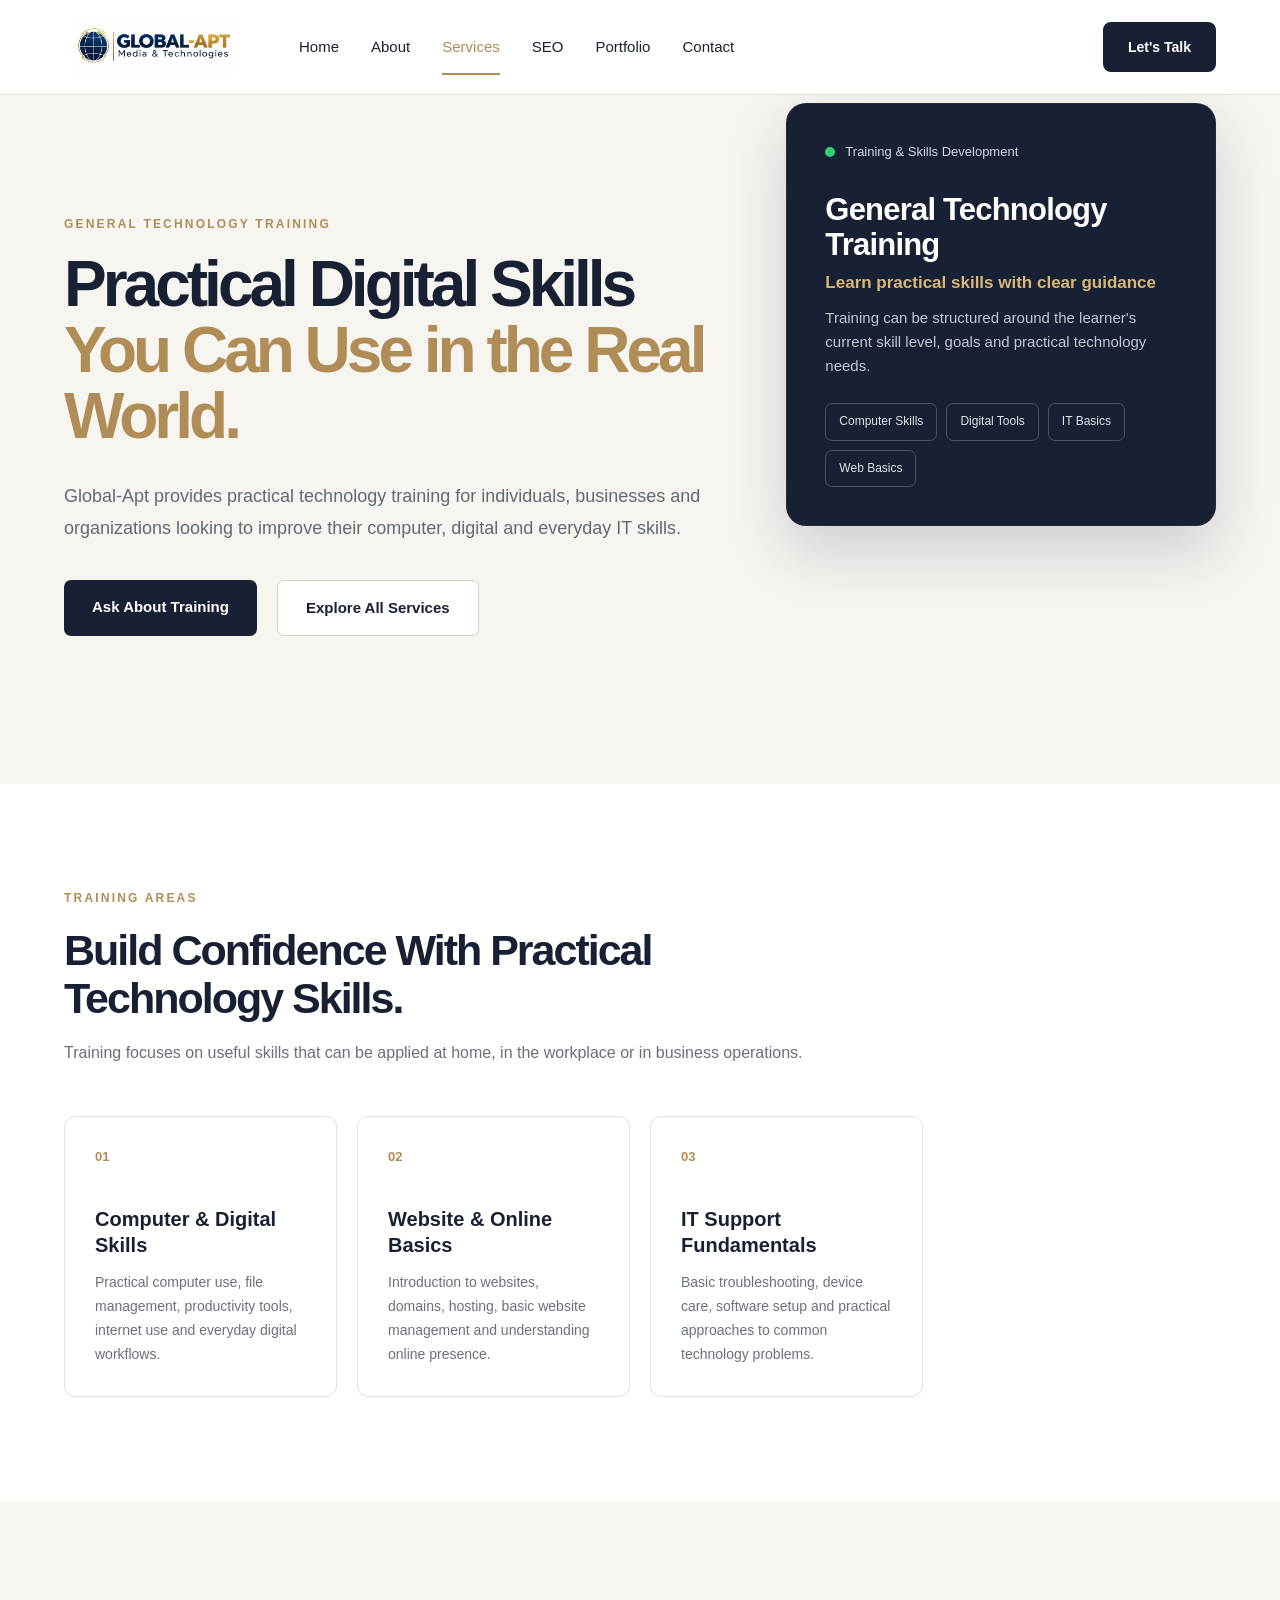
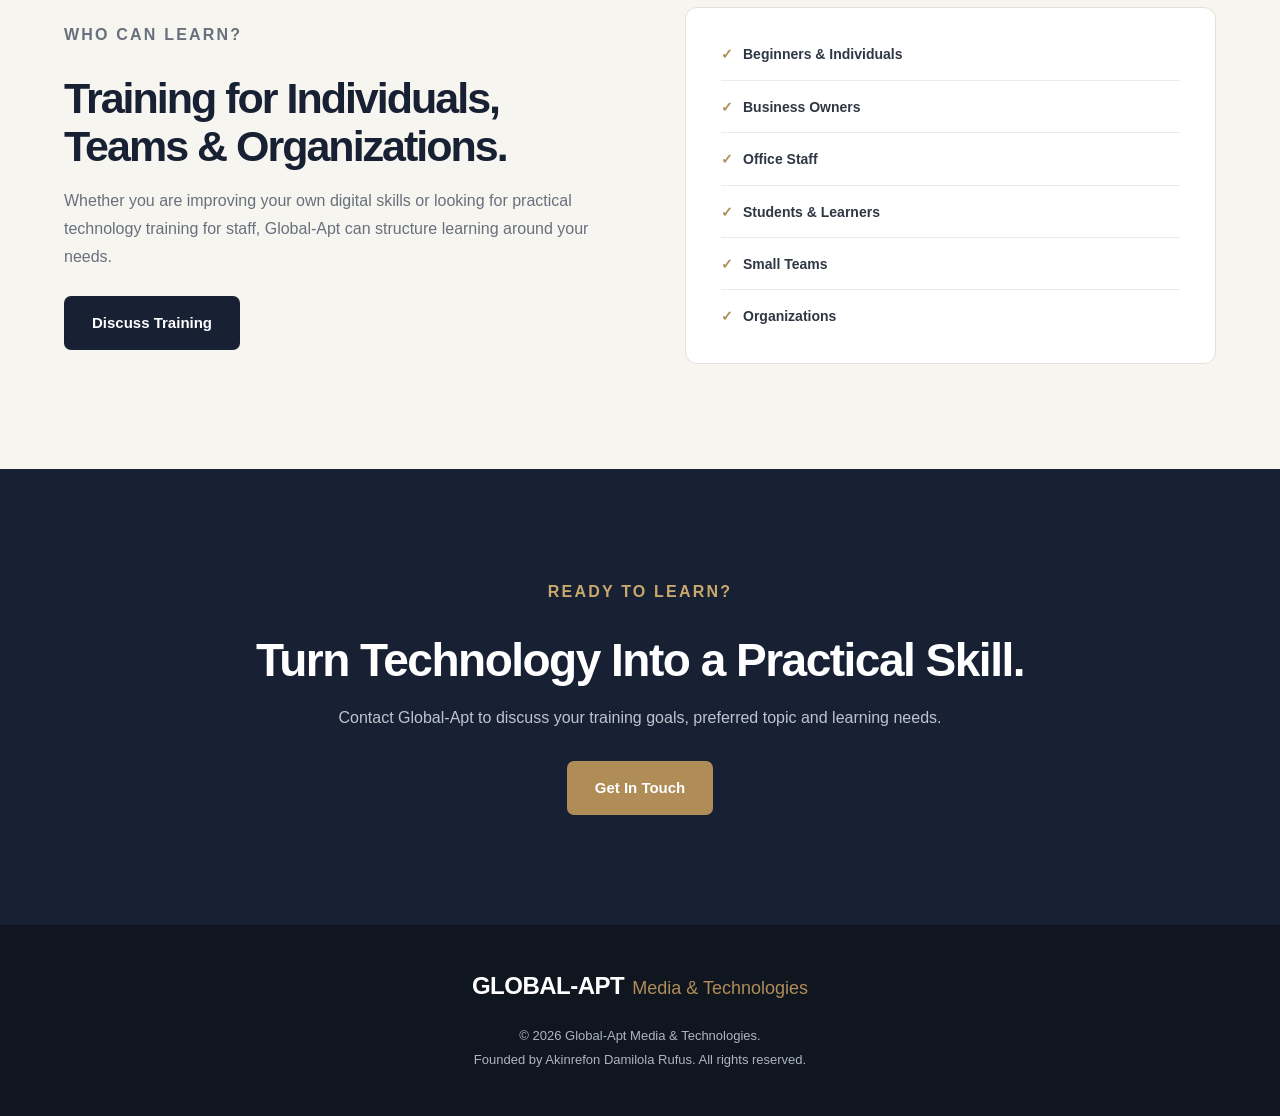
<file: general-training.html>
<!DOCTYPE html>
<html lang="en">
<head>
    <meta charset="UTF-8">
    <meta name="viewport" content="width=device-width, initial-scale=1.0">
    <title>General Technology Training in Osogbo, Nigeria | Global-Apt</title>
    <meta name="description" content="Practical general technology training in Ido, Osogbo and across Osun State, Nigeria. Learn computer skills, digital tools, website basics, IT support and practical technology skills with Global-Apt.">
    <meta name="author" content="Akinrefon Damilola Rufus">
    <meta name="robots" content="index, follow">
    <link rel="canonical" href="https://globalaptech.online/general-training.html">
    <meta property="og:type" content="website">
    <meta property="og:title" content="General Technology Training in Osogbo, Nigeria | Global-Apt">
    <meta property="og:description" content="Practical technology and digital skills training for individuals, businesses and organizations in Ido, Osogbo and across Osun State, Nigeria.">
    <meta property="og:url" content="https://globalaptech.online/general-training.html">
    <meta property="og:site_name" content="Global-Apt Media & Technologies">
    <meta property="og:image" content="https://globalaptech.online/images/global-apt-logo-webp.webp">
    <link rel="icon" type="image/webp" href="images/global-apt-logo-webp.webp?v=4">
    <link rel="stylesheet" href="css/style.css">
    <link rel="stylesheet" href="css/layout-fix.css?v=1">
    <script type="application/ld+json">
    {
      "@context":"https://schema.org",
      "@type":"Service",
      "@id":"https://globalaptech.online/general-training.html#service",
      "name":"General Technology Training",
      "serviceType":"Technology and digital skills training",
      "description":"Practical training covering computer skills, digital tools, website basics and IT support fundamentals.",
      "provider":{"@id":"https://globalaptech.online/#business"},
      "areaServed":[{"@type":"City","name":"Osogbo"},{"@type":"AdministrativeArea","name":"Osun State"},{"@type":"Country","name":"Nigeria"}]
    }
    </script>
    <script type="application/ld+json">
    {
      "@context":"https://schema.org",
      "@type":"BreadcrumbList",
      "itemListElement":[
        {"@type":"ListItem","position":1,"name":"Home","item":"https://globalaptech.online/"},
        {"@type":"ListItem","position":2,"name":"Services","item":"https://globalaptech.online/services.html"},
        {"@type":"ListItem","position":3,"name":"General Technology Training","item":"https://globalaptech.online/general-training.html"}
      ]
    }
    </script>
</head>
<body>
<header class="header">
    <div class="container nav-container">
        <a href="index.html" class="logo" aria-label="Global-Apt Media & Technologies Home"><img src="images/global-apt-logo-webp.webp" alt="Global-Apt Media & Technologies" class="site-logo"></a>
        <nav class="navigation" aria-label="Main navigation">
            <a href="index.html">Home</a><a href="about.html">About</a><a href="services.html" class="active">Services</a><a href="seo.html">SEO</a><a href="portfolio.html">Portfolio</a><a href="contact.html">Contact</a>
        </nav>
        <a href="contact.html" class="nav-button">Let's Talk</a>
    </div>
</header>
<main>
<section class="hero">
<div class="container hero-grid">
<div class="hero-content">
<p class="eyebrow">GENERAL TECHNOLOGY TRAINING</p>
<h1>Practical Digital Skills <span>You Can Use in the Real World.</span></h1>
<p class="hero-text">Global-Apt provides practical technology training for individuals, businesses and organizations looking to improve their computer, digital and everyday IT skills.</p>
<div class="hero-buttons"><a href="contact.html" class="btn btn-primary">Ask About Training</a><a href="services.html" class="btn btn-secondary">Explore All Services</a></div>
</div>
<div class="hero-card"><div class="card-top"><span class="status-dot"></span><span>Training &amp; Skills Development</span></div><h2>General Technology<br>Training</h2><p class="profile-role">Learn practical skills with clear guidance</p><p>Training can be structured around the learner's current skill level, goals and practical technology needs.</p><div class="skill-list"><span>Computer Skills</span><span>Digital Tools</span><span>IT Basics</span><span>Web Basics</span></div></div>
</div>
</section>
<section class="services-preview"><div class="container"><div class="section-heading"><p class="eyebrow">TRAINING AREAS</p><h2>Build Confidence With Practical Technology Skills.</h2><p>Training focuses on useful skills that can be applied at home, in the workplace or in business operations.</p></div><div class="service-grid">
<article class="service-card"><div class="service-number">01</div><h3>Computer &amp; Digital Skills</h3><p>Practical computer use, file management, productivity tools, internet use and everyday digital workflows.</p></article>
<article class="service-card"><div class="service-number">02</div><h3>Website &amp; Online Basics</h3><p>Introduction to websites, domains, hosting, basic website management and understanding online presence.</p></article>
<article class="service-card"><div class="service-number">03</div><h3>IT Support Fundamentals</h3><p>Basic troubleshooting, device care, software setup and practical approaches to common technology problems.</p></article>
</div></div></section>
<section class="why-section"><div class="container why-grid"><div class="why-content"><p class="eyebrow">WHO CAN LEARN?</p><h2>Training for Individuals, Teams &amp; Organizations.</h2><p>Whether you are improving your own digital skills or looking for practical technology training for staff, Global-Apt can structure learning around your needs.</p><a href="contact.html" class="btn btn-primary">Discuss Training</a></div><div class="check-list"><div><span>✓</span>Beginners &amp; Individuals</div><div><span>✓</span>Business Owners</div><div><span>✓</span>Office Staff</div><div><span>✓</span>Students &amp; Learners</div><div><span>✓</span>Small Teams</div><div><span>✓</span>Organizations</div></div></div></section>
<section class="cta"><div class="container"><p class="eyebrow">READY TO LEARN?</p><h2>Turn Technology Into a Practical Skill.</h2><p>Contact Global-Apt to discuss your training goals, preferred topic and learning needs.</p><a href="contact.html" class="btn btn-primary">Get In Touch</a></div></section>
</main>
<footer class="footer"><div class="container footer-content"><div class="footer-brand"><strong>GLOBAL-APT</strong><span>Media &amp; Technologies</span></div><div class="footer-copy"><p>© 2026 Global-Apt Media &amp; Technologies.</p><p>Founded by Akinrefon Damilola Rufus. All rights reserved.</p></div></div></footer>
<script src="js/script.js"></script>
</body>
</html>
</file>
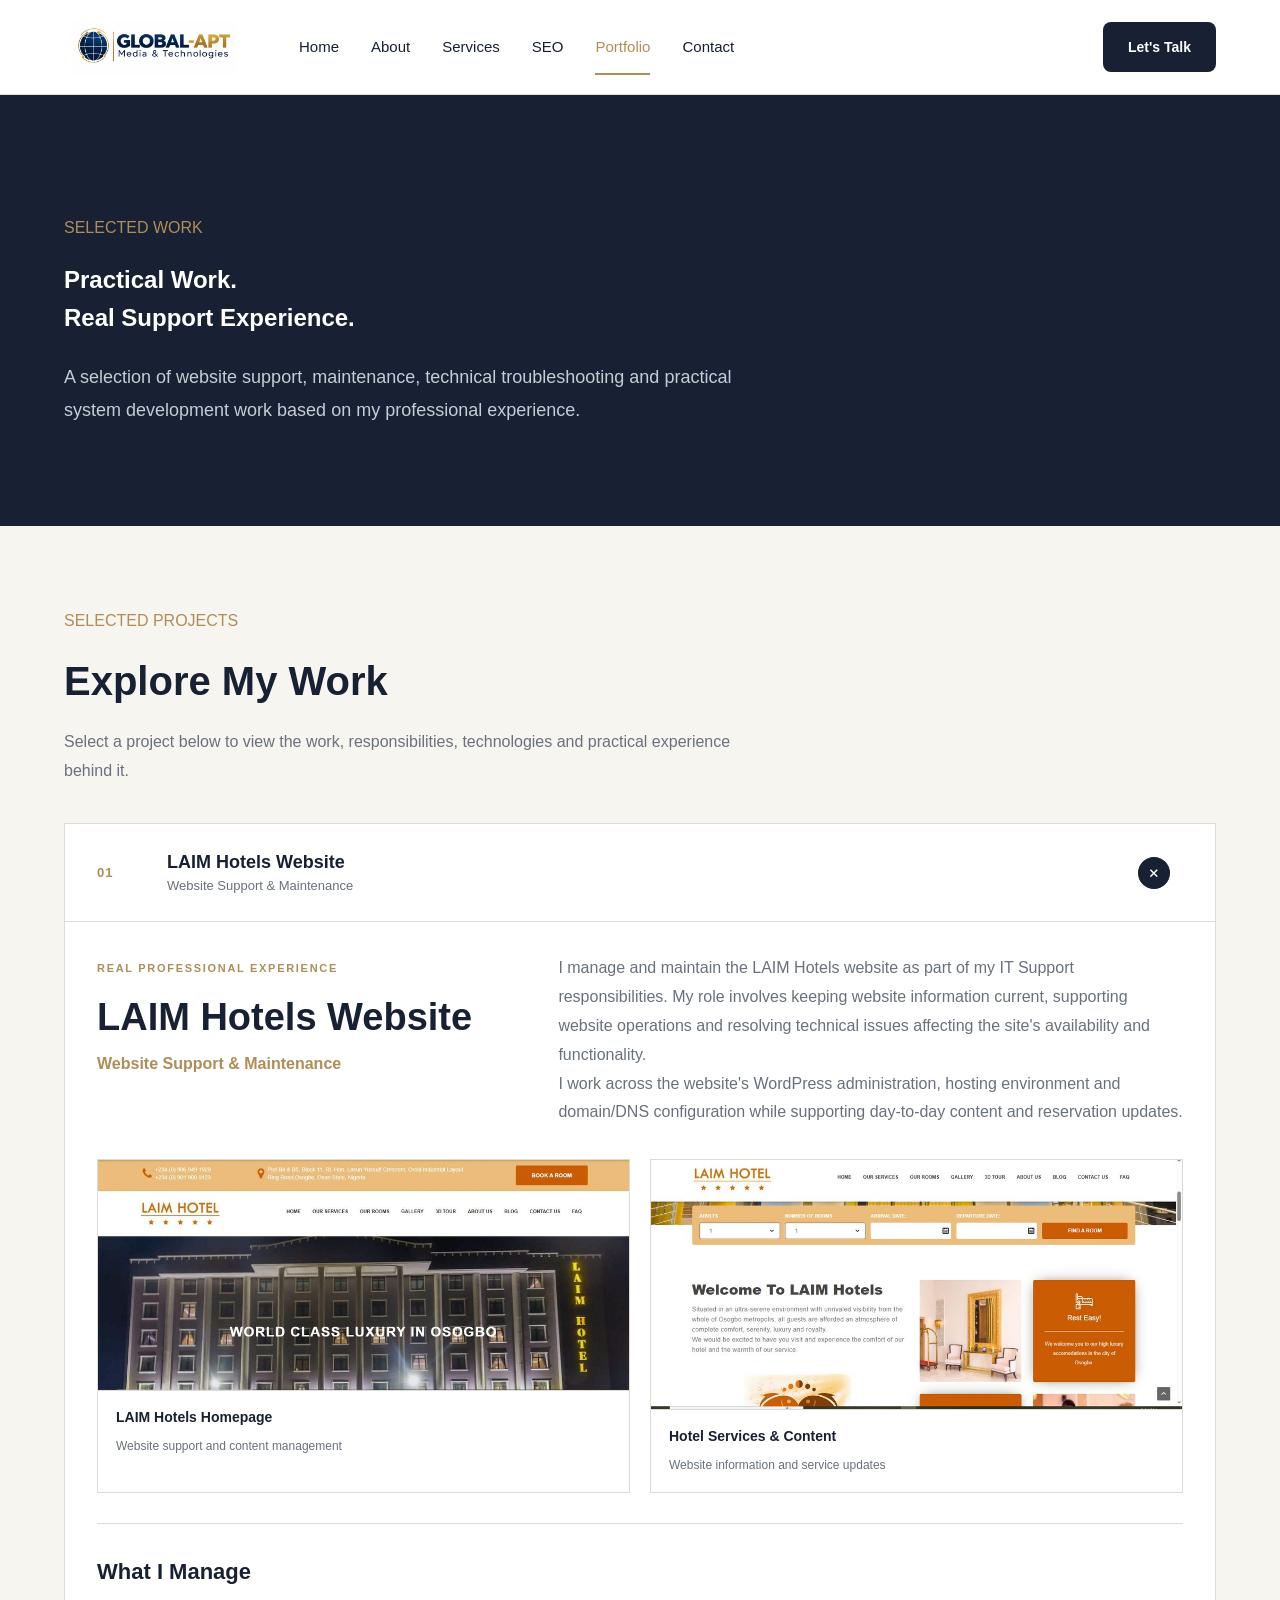
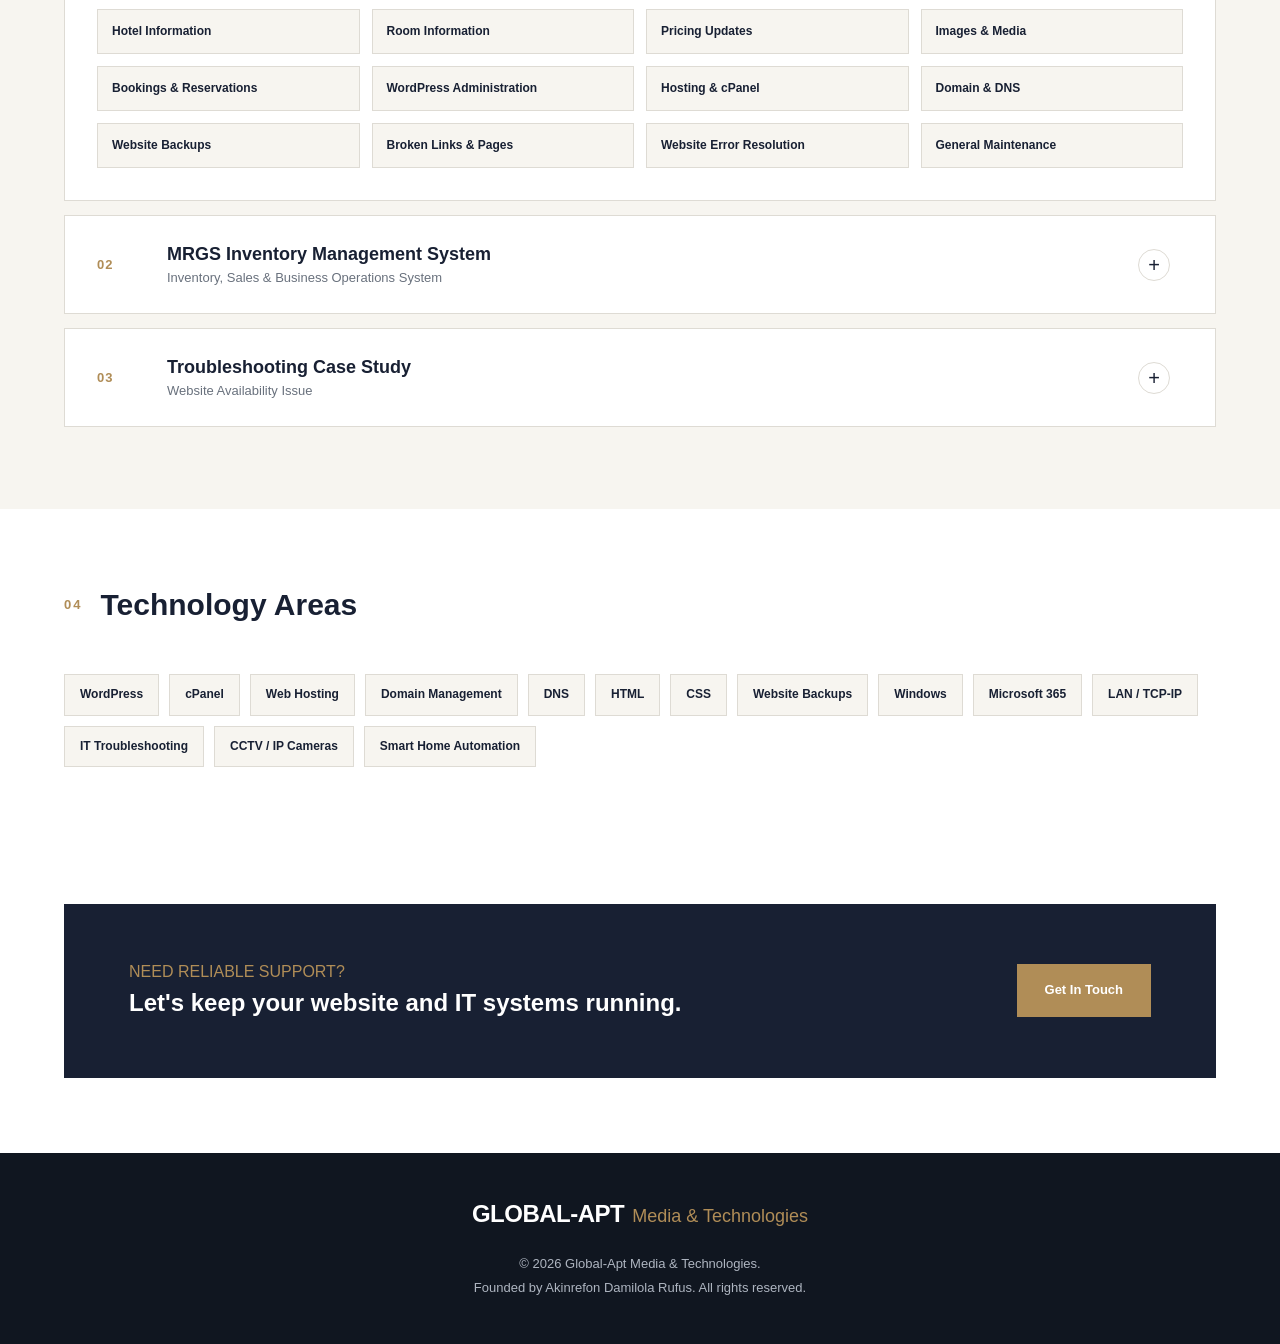
<file: portfolio.html>
<!DOCTYPE html>
<html lang="en">

<head>
    <meta charset="UTF-8">
    <meta name="viewport" content="width=device-width, initial-scale=1.0">

    <title>IT &amp; Web Support Portfolio | Akinrefon Damilola Rufus</title>

    <meta name="description"
        content="Portfolio of Akinrefon Damilola Rufus, an IT and Web Support professional in Osogbo, showcasing website maintenance, WordPress, IT support, networking, CCTV and practical technology projects.">

    <link rel="stylesheet" href="css/style.css">
    <link rel="stylesheet" href="css/layout-fix.css?v=1">

    <style>
        /* =====================================================
           PORTFOLIO ACCORDION
           ===================================================== */

        .projects-section {
            padding: 100px 0;
            background: #f7f5f0;
        }

        .projects-intro {
            max-width: 700px;
            margin-bottom: 45px;
        }

        .projects-intro .section-label {
            color: #b08d57;
            margin-bottom: 15px;
        }

        .projects-intro h2 {
            color: #182033;
            font-size: 40px;
            margin-bottom: 15px;
        }

        .projects-intro p {
            color: #69717d;
            line-height: 1.8;
        }


        /* PROJECT ACCORDION */

        .project-accordion {
            display: flex;
            flex-direction: column;
            gap: 14px;
        }

        .project-item {
            background: #ffffff;
            border: 1px solid #dedbd4;
            overflow: hidden;
        }

        .project-trigger {
            width: 100%;
            border: none;
            background: #ffffff;
            padding: 28px 32px;
            display: grid;
            grid-template-columns: 70px 1fr 45px;
            align-items: center;
            text-align: left;
            cursor: pointer;
            color: #182033;
            font-family: inherit;
        }

        .project-trigger:hover {
            background: #faf9f6;
        }

        .project-number {
            color: #b08d57;
            font-size: 13px;
            font-weight: 700;
            letter-spacing: 1px;
        }

        .project-trigger-content strong {
            display: block;
            color: #182033;
            font-size: 18px;
            margin-bottom: 5px;
        }

        .project-trigger-content span {
            color: #69717d;
            font-size: 13px;
        }

        .project-icon {
            width: 32px;
            height: 32px;
            border: 1px solid #dedbd4;
            border-radius: 50%;
            display: flex;
            align-items: center;
            justify-content: center;
            color: #182033;
            font-size: 20px;
            line-height: 1;
            transition: all 0.3s ease;
        }

        .project-item.open .project-icon {
            transform: rotate(45deg);
            background: #182033;
            border-color: #182033;
            color: #ffffff;
        }


        /* PROJECT CONTENT */

        .project-panel {
            display: none;
            border-top: 1px solid #dedbd4;
        }

        .project-item.open .project-panel {
            display: block;
        }


        /* =====================================================
           LAIM PROJECT
           ===================================================== */

        .laim-panel {
            padding: 40px;
        }

        .laim-project-header {
            display: grid;
            grid-template-columns: 0.8fr 1.2fr;
            gap: 60px;
            margin-bottom: 40px;
        }

        .project-label {
            color: #b08d57;
            font-size: 11px;
            font-weight: 700;
            letter-spacing: 1.7px;
        }

        .laim-project-header h2 {
            color: #182033;
            font-size: 38px;
            line-height: 1.2;
            margin: 15px 0 10px;
        }

        .project-role {
            color: #b08d57;
            font-weight: 700;
            margin-bottom: 20px;
        }

        .laim-project-header p {
            color: #69717d;
            line-height: 1.8;
        }


        /* LAIM IMAGES */

        .laim-gallery {
            display: grid;
            grid-template-columns: 1fr 1fr;
            gap: 20px;
        }

        .laim-image-card {
            border: 1px solid #dedbd4;
            background: #ffffff;
            overflow: hidden;
        }

        .laim-image-card img {
            display: block;
            width: 100%;
            height: auto;
        }

        .laim-image-caption {
            padding: 15px 18px;
            border-top: 1px solid #dedbd4;
        }

        .laim-image-caption strong {
            display: block;
            color: #182033;
            font-size: 14px;
            margin-bottom: 4px;
        }

        .laim-image-caption span {
            color: #69717d;
            font-size: 12px;
        }


        /* LAIM RESPONSIBILITIES */

        .laim-responsibilities {
            margin-top: 35px;
            padding-top: 35px;
            border-top: 1px solid #dedbd4;
        }

        .laim-responsibilities h3 {
            color: #182033;
            font-size: 22px;
            margin-bottom: 20px;
        }

        .laim-responsibility-grid {
            display: grid;
            grid-template-columns: repeat(4, 1fr);
            gap: 12px;
        }

        .laim-responsibility-grid span {
            display: block;
            padding: 12px 14px;
            background: #f7f5f0;
            border: 1px solid #dedbd4;
            color: #182033;
            font-size: 12px;
            font-weight: 600;
        }


        /* =====================================================
           MRGS PROJECT
           ===================================================== */

        .mrgs-panel {
            padding: 40px;
        }

        .mrgs-project-header {
            display: grid;
            grid-template-columns: 0.8fr 1.2fr;
            gap: 60px;
            margin-bottom: 40px;
        }

        .mrgs-project-header h2 {
            color: #182033;
            font-size: 38px;
            line-height: 1.2;
            margin: 15px 0;
        }

        .mrgs-project-header p {
            color: #69717d;
            line-height: 1.8;
        }

        .mrgs-role {
            color: #b08d57;
            font-weight: 700;
        }


        /* MRGS FEATURES */

        .mrgs-feature-grid {
            display: grid;
            grid-template-columns: repeat(4, 1fr);
            border-top: 1px solid #dedbd4;
            border-bottom: 1px solid #dedbd4;
            margin-bottom: 35px;
        }

        .mrgs-feature {
            padding: 25px 20px;
            border-right: 1px solid #dedbd4;
        }

        .mrgs-feature:last-child {
            border-right: none;
        }

        .mrgs-feature-number {
            color: #b08d57;
            font-size: 11px;
            font-weight: 700;
            margin-bottom: 12px;
        }

        .mrgs-feature strong {
            display: block;
            color: #182033;
            font-size: 14px;
            margin-bottom: 8px;
        }

        .mrgs-feature p {
            color: #69717d;
            font-size: 12px;
            line-height: 1.6;
            margin: 0;
        }


        /* MRGS GALLERY */

        .mrgs-gallery {
            display: grid;
            grid-template-columns: repeat(2, 1fr);
            gap: 20px;
        }

        .mrgs-image-card {
            background: #ffffff;
            border: 1px solid #dedbd4;
            overflow: hidden;
        }

        .mrgs-image-card:nth-child(3) {
            grid-column: 1 / -1;
        }

        .mrgs-image-card img {
            width: 100%;
            height: auto;
            display: block;
        }

        .mrgs-image-caption {
            padding: 15px 18px;
            border-top: 1px solid #dedbd4;
        }

        .mrgs-image-caption strong {
            display: block;
            color: #182033;
            font-size: 14px;
            margin-bottom: 4px;
        }

        .mrgs-image-caption span {
            color: #69717d;
            font-size: 12px;
        }


        /* MRGS TECHNOLOGY */

        .mrgs-technology {
            margin-top: 35px;
            padding-top: 35px;
            border-top: 1px solid #dedbd4;
        }

        .mrgs-technology h3 {
            color: #182033;
            margin: 10px 0 18px;
        }

        .technology-tags {
            display: flex;
            flex-wrap: wrap;
            gap: 9px;
        }

        .technology-tags span {
            padding: 9px 13px;
            background: #f7f5f0;
            border: 1px solid #dedbd4;
            color: #182033;
            font-size: 12px;
            font-weight: 600;
        }


        /* =====================================================
           TROUBLESHOOTING PROJECT
           ===================================================== */

        .case-panel {
            padding: 40px;
        }

        .case-header {
            margin-bottom: 35px;
        }

        .case-number {
            color: #b08d57;
            font-size: 11px;
            font-weight: 700;
            letter-spacing: 1.5px;
            margin-bottom: 15px;
        }

        .case-header h2 {
            color: #182033;
            font-size: 36px;
            margin-bottom: 12px;
        }

        .case-header p {
            color: #69717d;
            line-height: 1.8;
        }

        .case-steps {
            display: grid;
            grid-template-columns: repeat(4, 1fr);
            border-top: 1px solid #dedbd4;
            border-bottom: 1px solid #dedbd4;
        }

        .case-step {
            padding: 25px;
            border-right: 1px solid #dedbd4;
        }

        .case-step:last-child {
            border-right: none;
        }

        .case-step-number {
            color: #b08d57;
            font-size: 11px;
            font-weight: 700;
            margin-bottom: 12px;
        }

        .case-step h3 {
            color: #182033;
            font-size: 15px;
            margin-bottom: 8px;
        }

        .case-step p {
            color: #69717d;
            font-size: 12px;
            line-height: 1.65;
            margin: 0;
        }


        /* =====================================================
           TECHNOLOGY AREAS
           ===================================================== */

        .portfolio-tools {
            padding: 85px 0;
            background: #ffffff;
        }

        .tools-list {
            display: flex;
            flex-wrap: wrap;
            gap: 10px;
            margin-top: 30px;
        }

        .tools-list span {
            padding: 10px 15px;
            border: 1px solid #dedbd4;
            background: #f7f5f0;
            color: #182033;
            font-size: 12px;
            font-weight: 600;
        }


        /* =====================================================
           MOBILE
           ===================================================== */

        @media (max-width: 1000px) {

            .laim-project-header,
            .mrgs-project-header {
                grid-template-columns: 1fr;
                gap: 25px;
            }

            .laim-responsibility-grid {
                grid-template-columns: repeat(2, 1fr);
            }

            .mrgs-feature-grid {
                grid-template-columns: repeat(2, 1fr);
            }

            .mrgs-feature:nth-child(2) {
                border-right: none;
            }

            .mrgs-feature:nth-child(-n+2) {
                border-bottom: 1px solid #dedbd4;
            }

            .case-steps {
                grid-template-columns: repeat(2, 1fr);
            }

            .case-step:nth-child(2) {
                border-right: none;
            }

            .case-step:nth-child(-n+2) {
                border-bottom: 1px solid #dedbd4;
            }
        }


        @media (max-width: 700px) {

            .projects-section {
                padding: 70px 0;
            }

            .projects-intro h2 {
                font-size: 32px;
            }

            .project-trigger {
                grid-template-columns: 45px 1fr 35px;
                padding: 22px 18px;
            }

            .project-trigger-content strong {
                font-size: 15px;
            }

            .project-trigger-content span {
                font-size: 11px;
            }

            .laim-panel,
            .mrgs-panel,
            .case-panel {
                padding: 22px;
            }

            .laim-gallery,
            .mrgs-gallery {
                grid-template-columns: 1fr;
            }

            .mrgs-image-card:nth-child(3) {
                grid-column: auto;
            }

            .laim-responsibility-grid {
                grid-template-columns: 1fr;
            }

            .mrgs-feature-grid {
                grid-template-columns: 1fr;
            }

            .mrgs-feature {
                border-right: none;
                border-bottom: 1px solid #dedbd4;
            }

            .mrgs-feature:last-child {
                border-bottom: none;
            }

            .case-steps {
                grid-template-columns: 1fr;
            }

            .case-step {
                border-right: none;
                border-bottom: 1px solid #dedbd4;
            }

            .case-step:last-child {
                border-bottom: none;
            }

            .laim-project-header h2,
            .mrgs-project-header h2,
            .case-header h2 {
                font-size: 30px;
            }
        }
    </style>
    <link rel="canonical" href="https://globalaptech.online/portfolio.html">
    <meta name="robots" content="index, follow">
    <meta property="og:title" content="IT &amp; Web Support Portfolio | Akinrefon Damilola Rufus | Global-Apt">
    <meta property="og:description" content="Portfolio of Akinrefon Damilola Rufus featuring website maintenance, WordPress, IT support, networking, CCTV and practical technology projects in Osogbo, Osun State, Nigeria.">
    <meta property="og:type" content="website">
    <meta property="og:url" content="https://globalaptech.online/portfolio.html">
    <meta property="og:site_name" content="Global-Apt Media & Technologies">
    <meta property="og:image" content="https://globalaptech.online/images/global-apt-logo-webp.webp">
    <meta name="author" content="Akinrefon Damilola Rufus">

    <script type="application/ld+json">
    {
      "@context": "https://schema.org",
      "@type": "WebPage",
      "@id": "https://globalaptech.online/portfolio.html#webpage",
      "url": "https://globalaptech.online/portfolio.html",
      "name": "IT & Web Support Portfolio | Akinrefon Damilola Rufus",
      "description": "Portfolio of Akinrefon Damilola Rufus, an IT and Web Support professional in Osogbo, showcasing website maintenance, WordPress, IT support, networking, CCTV and practical technology projects.",
      "isPartOf": {
        "@type": "WebSite",
        "@id": "https://globalaptech.online/#website",
        "url": "https://globalaptech.online/",
        "name": "Global-Apt Media & Technologies"
      },
      "about": {
        "@id": "https://globalaptech.online/#business"
      },
      "breadcrumb": {
        "@id": "https://globalaptech.online/portfolio.html#breadcrumb"
      }
    }
    </script>

    <script type="application/ld+json">
    {
      "@context": "https://schema.org",
      "@type": "BreadcrumbList",
      "@id": "https://globalaptech.online/portfolio.html#breadcrumb",
      "itemListElement": [
        {
          "@type": "ListItem",
          "position": 1,
          "name": "Home",
          "item": "https://globalaptech.online/"
        },
        {
          "@type": "ListItem",
          "position": 2,
          "name": "Portfolio",
          "item": "https://globalaptech.online/portfolio.html"
        }
      ]
    }
    </script>
    <link rel="icon" type="image/webp" href="images/global-apt-logo-webp.webp?v=2">
</head>


<body>

    <!-- =====================================================
         HEADER
         ===================================================== -->

    <header class="header">

        <div class="container nav-container">

            <a href="index.html" class="logo" aria-label="Global-Apt Media & Technologies Home">
                <img src="images/global-apt-logo-webp.webp" alt="Global-Apt Media & Technologies" class="site-logo">
            </a>

            <nav class="navigation">

                <a href="index.html">Home</a>

                <a href="about.html">About</a>

                <a href="services.html">Services</a><a href="seo.html">SEO</a>

                <a href="portfolio.html" class="active">
                    Portfolio
                </a>

                <a href="contact.html">
                    Contact
                </a>

            </nav>

            <a href="contact.html" class="nav-button">
                Let's Talk
            </a>

        </div>

    </header>


    <!-- =====================================================
         PORTFOLIO HERO
         ===================================================== -->

    <section class="portfolio-hero">

        <div class="container">

            <div class="section-label">
                SELECTED WORK
            </div>

            <h1>
                Practical Work.<br>
                Real Support Experience.
            </h1>

            <p>
                A selection of website support, maintenance,
                technical troubleshooting and practical system
                development work based on my professional experience.
            </p>

        </div>

    </section>


    <!-- =====================================================
         PROJECTS ACCORDION
         ===================================================== -->

    <section class="projects-section">

        <div class="container">

            <div class="projects-intro">

                <div class="section-label">
                    SELECTED PROJECTS
                </div>

                <h2>
                    Explore My Work
                </h2>

                <p>
                    Select a project below to view the work,
                    responsibilities, technologies and practical
                    experience behind it.
                </p>

            </div>


            <div class="project-accordion">


                <!-- =================================================
                     PROJECT 01 — LAIM HOTELS
                     ================================================= -->

                <div class="project-item open">

                    <button
                        class="project-trigger"
                        type="button"
                        aria-expanded="true">

                        <span class="project-number">
                            01
                        </span>

                        <span class="project-trigger-content">

                            <strong>
                                LAIM Hotels Website
                            </strong>

                            <span>
                                Website Support &amp; Maintenance
                            </span>

                        </span>

                        <span class="project-icon">
                            +
                        </span>

                    </button>


                    <div class="project-panel">

                        <div class="laim-panel">


                            <!-- PROJECT INTRO -->

                            <div class="laim-project-header">

                                <div>

                                    <span class="project-label">
                                        REAL PROFESSIONAL EXPERIENCE
                                    </span>

                                    <h2>
                                        LAIM Hotels Website
                                    </h2>

                                    <div class="project-role">
                                        Website Support &amp; Maintenance
                                    </div>

                                </div>


                                <div>

                                    <p>
                                        I manage and maintain the LAIM Hotels
                                        website as part of my IT Support
                                        responsibilities. My role involves
                                        keeping website information current,
                                        supporting website operations and
                                        resolving technical issues affecting
                                        the site's availability and functionality.
                                    </p>

                                    <p>
                                        I work across the website's WordPress
                                        administration, hosting environment
                                        and domain/DNS configuration while
                                        supporting day-to-day content and
                                        reservation updates.
                                    </p>

                                </div>

                            </div>


                            <!-- LAIM IMAGES -->

                            <div class="laim-gallery">

                                <div class="laim-image-card">

                                    <img
                                        src="images/laim-home.jpg"
                                        alt="LAIM Hotels website homepage">

                                    <div class="laim-image-caption">

                                        <strong>
                                            LAIM Hotels Homepage
                                        </strong>

                                        <span>
                                            Website support and content management
                                        </span>

                                    </div>

                                </div>


                                <div class="laim-image-card">

                                    <img
                                        src="images/laim-services.jpg"
                                        alt="LAIM Hotels services section">

                                    <div class="laim-image-caption">

                                        <strong>
                                            Hotel Services &amp; Content
                                        </strong>

                                        <span>
                                            Website information and service updates
                                        </span>

                                    </div>

                                </div>

                            </div>


                            <!-- LAIM RESPONSIBILITIES -->

                            <div class="laim-responsibilities">

                                <h3>
                                    What I Manage
                                </h3>

                                <div class="laim-responsibility-grid">

                                    <span>
                                        Hotel Information
                                    </span>

                                    <span>
                                        Room Information
                                    </span>

                                    <span>
                                        Pricing Updates
                                    </span>

                                    <span>
                                        Images &amp; Media
                                    </span>

                                    <span>
                                        Bookings &amp; Reservations
                                    </span>

                                    <span>
                                        WordPress Administration
                                    </span>

                                    <span>
                                        Hosting &amp; cPanel
                                    </span>

                                    <span>
                                        Domain &amp; DNS
                                    </span>

                                    <span>
                                        Website Backups
                                    </span>

                                    <span>
                                        Broken Links &amp; Pages
                                    </span>

                                    <span>
                                        Website Error Resolution
                                    </span>

                                    <span>
                                        General Maintenance
                                    </span>

                                </div>

                            </div>

                        </div>

                    </div>

                </div>


                <!-- =================================================
                     PROJECT 02 — MRGS INVENTORY
                     ================================================= -->

                <div class="project-item">

                    <button
                        class="project-trigger"
                        type="button"
                        aria-expanded="false">

                        <span class="project-number">
                            02
                        </span>

                        <span class="project-trigger-content">

                            <strong>
                                MRGS Inventory Management System
                            </strong>

                            <span>
                                Inventory, Sales &amp; Business Operations System
                            </span>

                        </span>

                        <span class="project-icon">
                            +
                        </span>

                    </button>


                    <div class="project-panel">

                        <div class="mrgs-panel">


                            <!-- PROJECT INTRO -->

                            <div class="mrgs-project-header">

                                <div>

                                    <span class="project-label">
                                        PRACTICAL SYSTEM DEVELOPMENT
                                    </span>

                                    <h2>
                                        Inventory, Sales &amp;<br>
                                        Business Operations System
                                    </h2>

                                    <div class="mrgs-role">
                                        Developer / IT Systems Support
                                    </div>

                                </div>


                                <div>

                                    <p>
                                        A practical inventory management
                                        application I personally designed
                                        and developed for Mr Richard Global
                                        Services to support day-to-day
                                        inventory and business operations.
                                    </p>

                                    <p>
                                        The system provides functionality
                                        for product management, stock
                                        movement, sales, customers,
                                        suppliers, reporting, receipts,
                                        low-stock monitoring, user
                                        management and data backup.
                                    </p>

                                </div>

                            </div>


                            <!-- FEATURES -->

                            <div class="mrgs-feature-grid">

                                <div class="mrgs-feature">

                                    <div class="mrgs-feature-number">
                                        01
                                    </div>

                                    <strong>
                                        Inventory Management
                                    </strong>

                                    <p>
                                        Product records, categories,
                                        stock levels and inventory
                                        monitoring.
                                    </p>

                                </div>


                                <div class="mrgs-feature">

                                    <div class="mrgs-feature-number">
                                        02
                                    </div>

                                    <strong>
                                        Sales &amp; Transactions
                                    </strong>

                                    <p>
                                        Sales processing, receipts and
                                        transaction management.
                                    </p>

                                </div>


                                <div class="mrgs-feature">

                                    <div class="mrgs-feature-number">
                                        03
                                    </div>

                                    <strong>
                                        Business Reports
                                    </strong>

                                    <p>
                                        Reports for sales, products,
                                        stock movement, suppliers
                                        and customers.
                                    </p>

                                </div>


                                <div class="mrgs-feature">

                                    <div class="mrgs-feature-number">
                                        04
                                    </div>

                                    <strong>
                                        Backup &amp; Data Management
                                    </strong>

                                    <p>
                                        Built-in functionality supporting
                                        application data backup and
                                        management.
                                    </p>

                                </div>

                            </div>


                            <!-- MRGS SCREENSHOTS -->

                            <div class="mrgs-gallery">

                                <div class="mrgs-image-card">

                                    <img
                                        src="images/mrgs-dashboard.jpg"
                                        alt="MRGS Inventory Management System dashboard">

                                    <div class="mrgs-image-caption">

                                        <strong>
                                            System Dashboard
                                        </strong>

                                        <span>
                                            Overview of inventory, sales
                                            activity and stock monitoring.
                                        </span>

                                    </div>

                                </div>


                                <div class="mrgs-image-card">

                                    <img
                                        src="images/mrgs-products.jpg"
                                        alt="MRGS Inventory Management System products screen">

                                    <div class="mrgs-image-caption">

                                        <strong>
                                            Product &amp; Inventory Management
                                        </strong>

                                        <span>
                                            Product records, pricing,
                                            suppliers, categories and
                                            stock information.
                                        </span>

                                    </div>

                                </div>


                                <div class="mrgs-image-card">

                                    <img
                                        src="images/mrgs-reports.jpg"
                                        alt="MRGS Inventory Management System reports center">

                                    <div class="mrgs-image-caption">

                                        <strong>
                                            Reports Center
                                        </strong>

                                        <span>
                                            Centralized reporting for
                                            sales, products, stock movement,
                                            suppliers and customers.
                                        </span>

                                    </div>

                                </div>

                            </div>


                            <!-- TECHNOLOGY -->

                            <div class="mrgs-technology">

                                <span class="project-label">
                                    TECHNOLOGY
                                </span>

                                <h3>
                                    Built for practical business use.
                                </h3>

                                <div class="technology-tags">

                                    <span>Electron</span>
                                    <span>Node.js</span>
                                    <span>Express.js</span>
                                    <span>SQLite</span>
                                    <span>JavaScript</span>
                                    <span>HTML</span>
                                    <span>CSS</span>
                                    <span>ExcelJS</span>
                                    <span>PDFKit</span>

                                </div>

                            </div>

                        </div>

                    </div>

                </div>


                <!-- =================================================
                     PROJECT 03 — TROUBLESHOOTING
                     ================================================= -->

                <div class="project-item">

                    <button
                        class="project-trigger"
                        type="button"
                        aria-expanded="false">

                        <span class="project-number">
                            03
                        </span>

                        <span class="project-trigger-content">

                            <strong>
                                Troubleshooting Case Study
                            </strong>

                            <span>
                                Website Availability Issue
                            </span>

                        </span>

                        <span class="project-icon">
                            +
                        </span>

                    </button>


                    <div class="project-panel">

                        <div class="case-panel">

                            <div class="case-header">

                                <div class="case-number">
                                    CASE 01
                                </div>

                                <h2>
                                    Website Availability Issue
                                </h2>

                                <p>
                                    A real website support issue encountered
                                    while managing the LAIM Hotels website.
                                </p>

                            </div>


                            <div class="case-steps">

                                <div class="case-step">

                                    <div class="case-step-number">
                                        01
                                    </div>

                                    <h3>
                                        Issue
                                    </h3>

                                    <p>
                                        The website became unavailable as
                                        a result of a hosting-related issue.
                                    </p>

                                </div>


                                <div class="case-step">

                                    <div class="case-step-number">
                                        02
                                    </div>

                                    <h3>
                                        Investigation
                                    </h3>

                                    <p>
                                        I investigated the website and
                                        hosting environment to identify
                                        the source of the availability
                                        problem.
                                    </p>

                                </div>


                                <div class="case-step">

                                    <div class="case-step-number">
                                        03
                                    </div>

                                    <h3>
                                        Resolution
                                    </h3>

                                    <p>
                                        I worked through the hosting
                                        environment and addressed the
                                        issue responsible for the
                                        website outage.
                                    </p>

                                </div>


                                <div class="case-step">

                                    <div class="case-step-number">
                                        04
                                    </div>

                                    <h3>
                                        Result
                                    </h3>

                                    <p>
                                        The website was restored and
                                        returned to normal operation.
                                    </p>

                                </div>

                            </div>

                        </div>

                    </div>

                </div>


            </div>

        </div>

    </section>


    <!-- =====================================================
         TECHNOLOGY AREAS
         ===================================================== -->

    <section class="portfolio-tools">

        <div class="container">

            <div class="portfolio-section-heading">

                <span>
                    04
                </span>

                <h2>
                    Technology Areas
                </h2>

            </div>


            <div class="tools-list">

                <span>WordPress</span>
                <span>cPanel</span>
                <span>Web Hosting</span>
                <span>Domain Management</span>
                <span>DNS</span>
                <span>HTML</span>
                <span>CSS</span>
                <span>Website Backups</span>
                <span>Windows</span>
                <span>Microsoft 365</span>
                <span>LAN / TCP-IP</span>
                <span>IT Troubleshooting</span>
                <span>CCTV / IP Cameras</span>
                <span>Smart Home Automation</span>

            </div>

        </div>

    </section>


    <!-- =====================================================
         CTA
         ===================================================== -->

    <section class="portfolio-cta">

        <div class="container">

            <div class="cta-box">

                <div>

                    <span class="section-label">
                        NEED RELIABLE SUPPORT?
                    </span>

                    <h2>
                        Let's keep your website
                        and IT systems running.
                    </h2>

                </div>

                <a
                    href="contact.html"
                    class="cta-button">

                    Get In Touch

                </a>

            </div>

        </div>

    </section>


    <!-- =====================================================
         FOOTER
         ===================================================== -->

    <footer class="footer">

        <div class="container footer-content">

            <a href="index.html" class="logo" aria-label="Global-Apt Media & Technologies Home">
                <img src="images/global-apt-logo-webp.webp" alt="Global-Apt Media & Technologies" class="site-logo">
            </a>

            <div class="footer-copy">

                <p>
                    © 2026 Akinrefon Damilola Rufus.
                    All rights reserved.
                </p>

            </div>

        </div>

    </footer>


    <!-- =====================================================
         ACCORDION JAVASCRIPT
         ===================================================== -->

    <script>

        const projectItems =
            document.querySelectorAll(".project-item");


        projectItems.forEach(function (item) {

            const trigger =
                item.querySelector(".project-trigger");


            trigger.addEventListener("click", function () {

                const isOpen =
                    item.classList.contains("open");


                // Close all projects
                projectItems.forEach(function (otherItem) {

                    otherItem.classList.remove("open");

                    const otherTrigger =
                        otherItem.querySelector(".project-trigger");

                    otherTrigger.setAttribute(
                        "aria-expanded",
                        "false"
                    );

                });


                // Open selected project
                if (!isOpen) {

                    item.classList.add("open");

                    trigger.setAttribute(
                        "aria-expanded",
                        "true"
                    );

                }

            });

        });

    </script>


    <script src="js/script.js"></script>

</body>

</html>
</file>
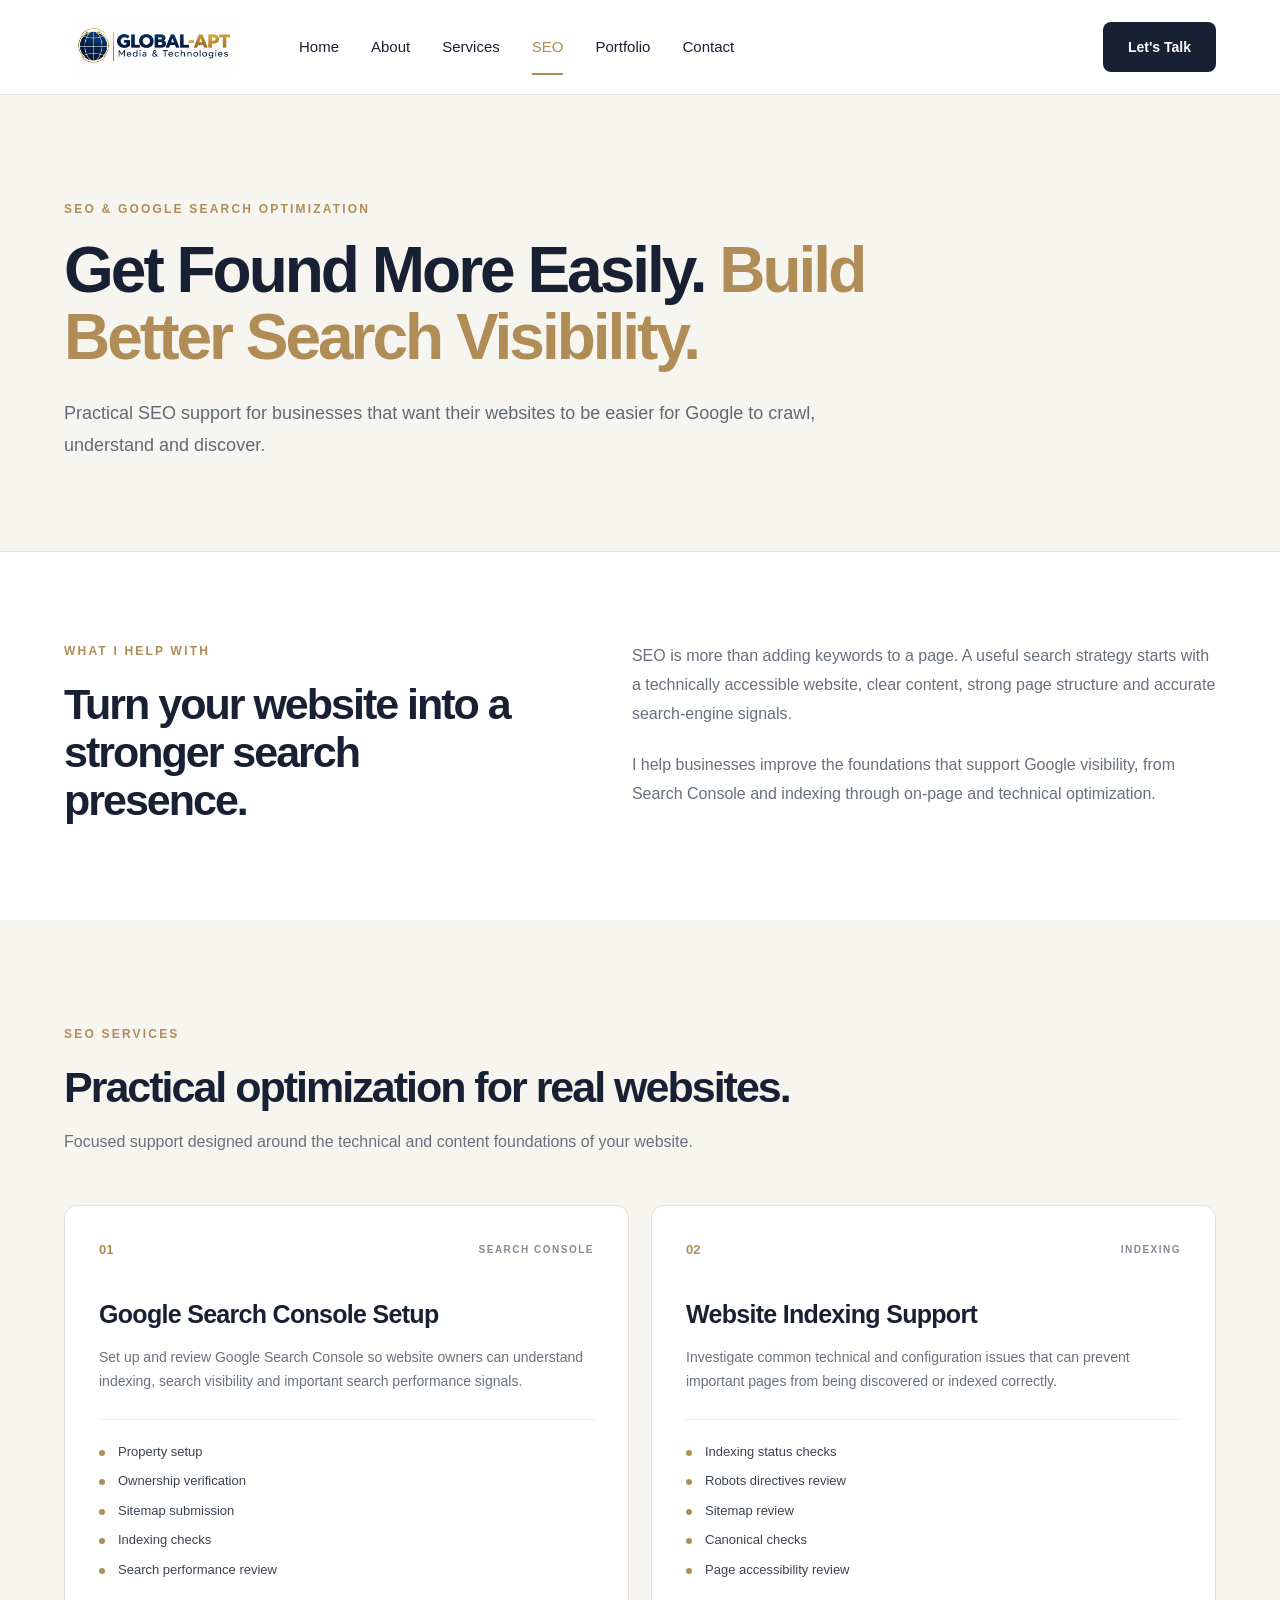
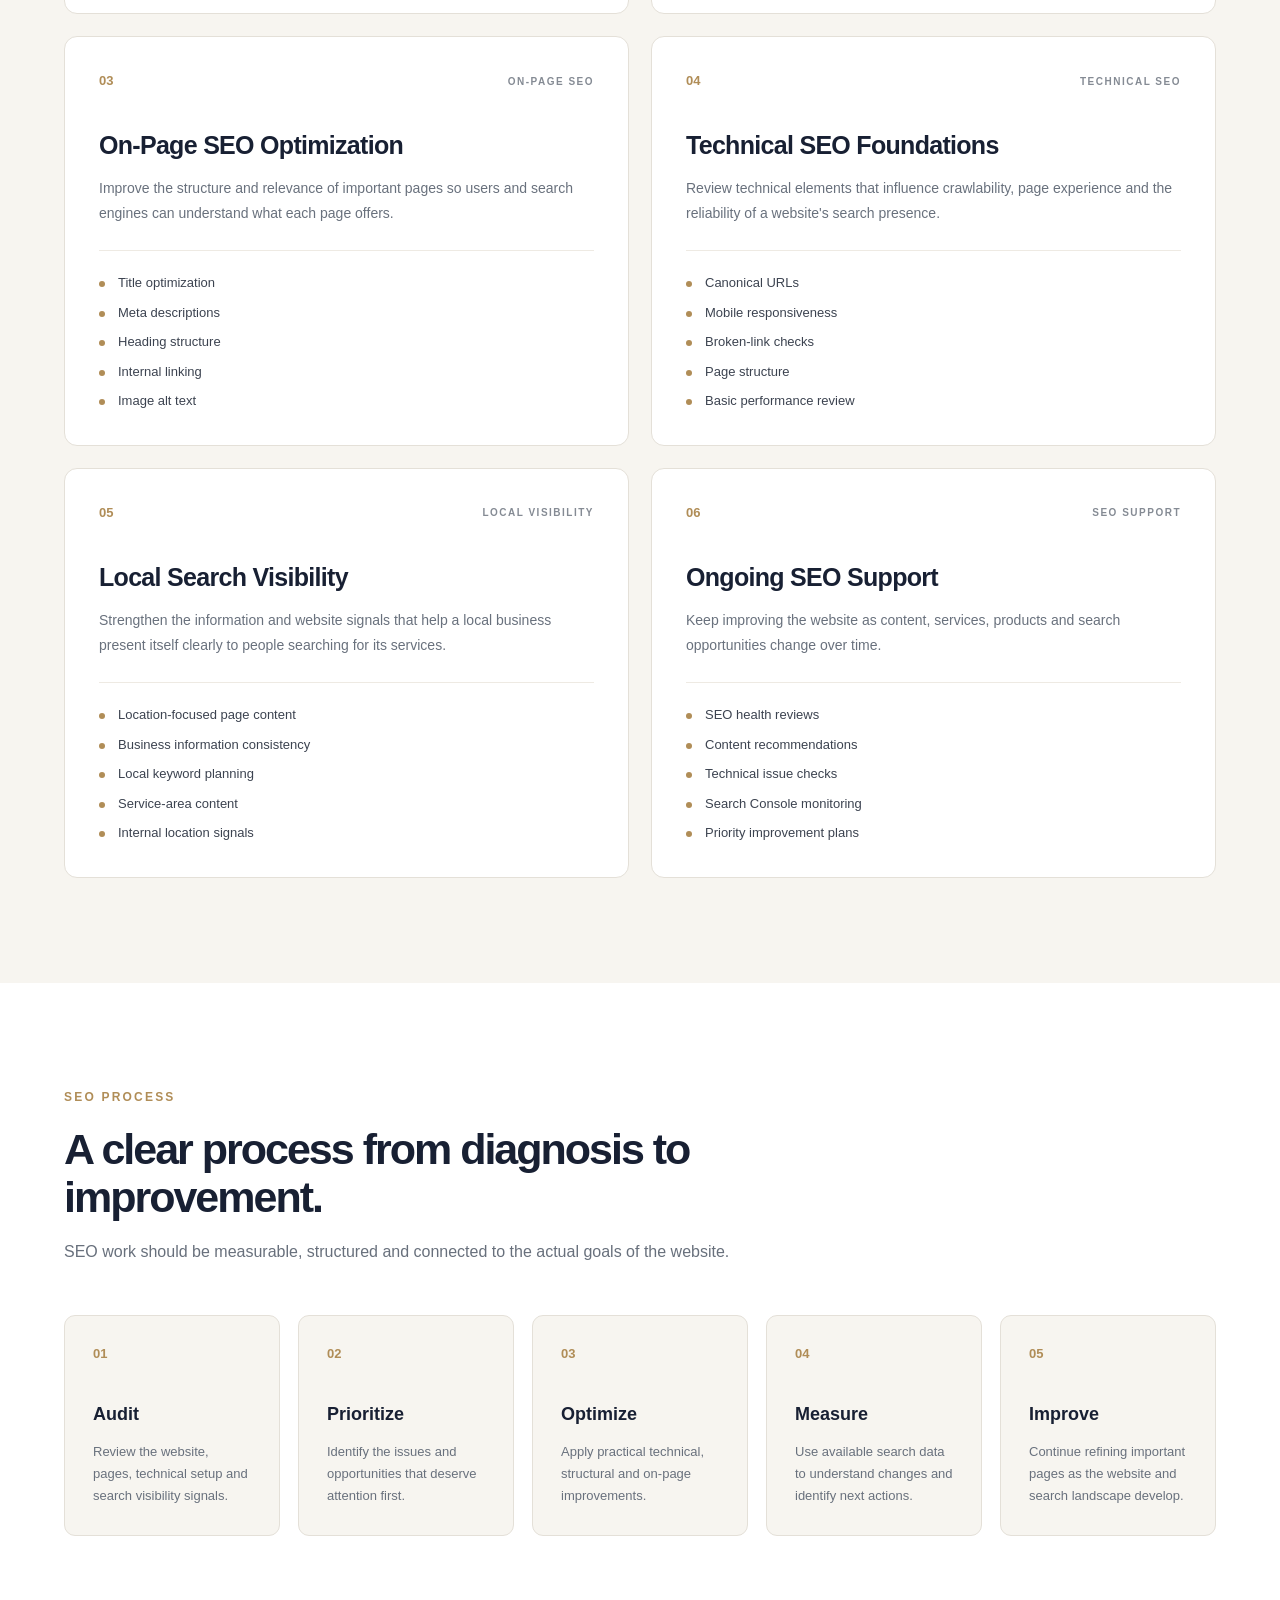
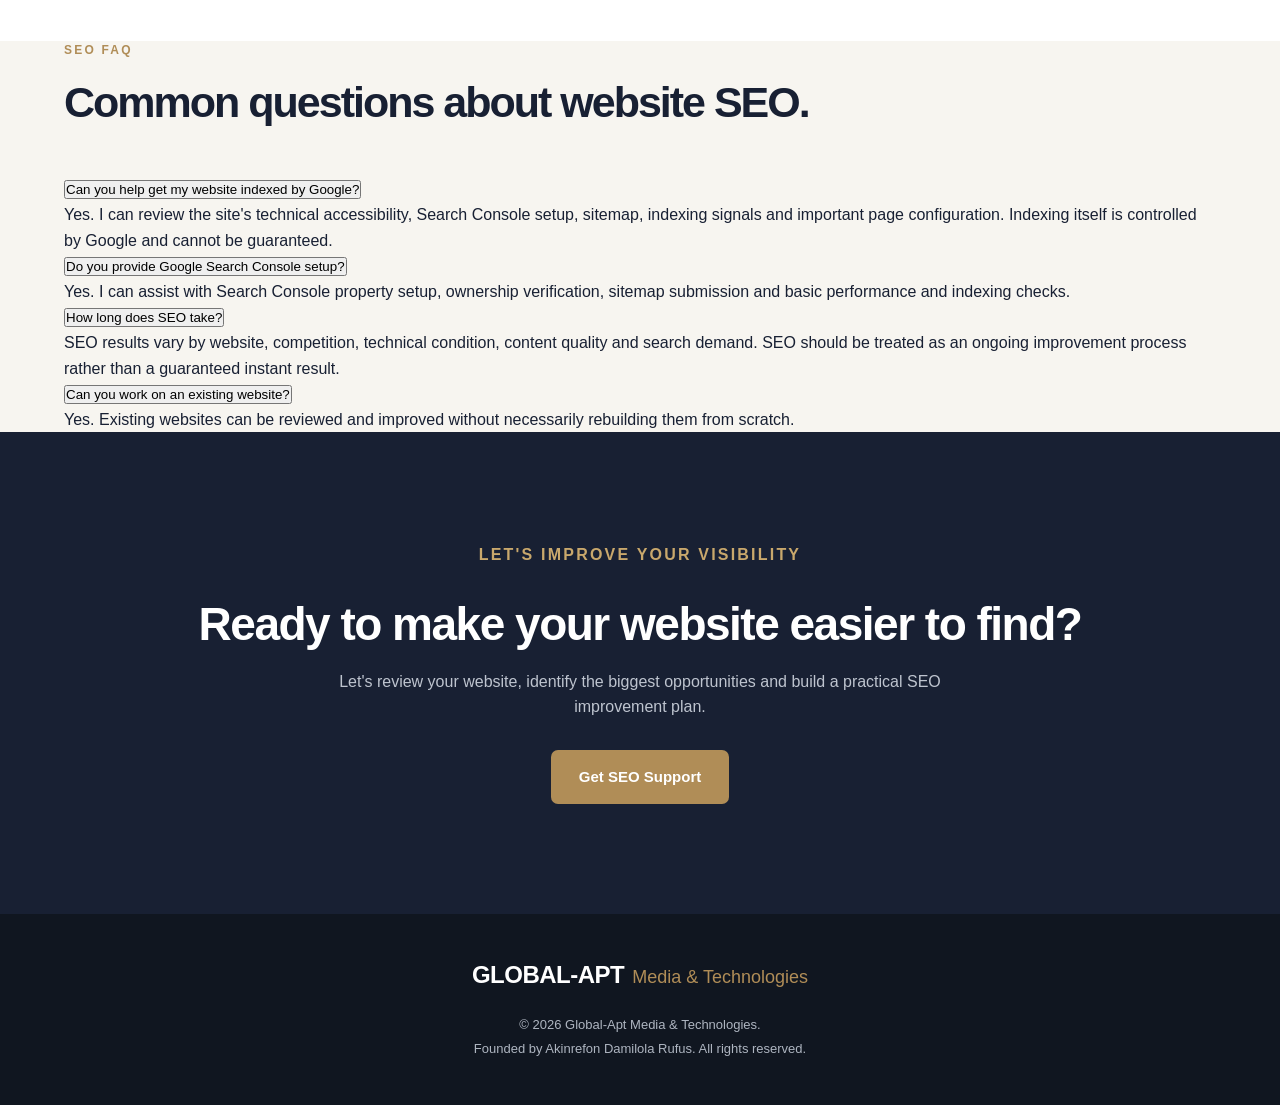
<file: seo.html>
<!DOCTYPE html>
<html lang="en">
<head>
    <meta charset="UTF-8">
    <meta name="viewport" content="width=device-width, initial-scale=1.0">

    <title>SEO Services &amp; Google Search Optimization | Global-Apt</title>
    <meta name="description" content="SEO and Google Search optimization services by Global-Apt Media &amp; Technologies for businesses in Osogbo, Osun State and Nigeria, including Search Console, indexing, on-page SEO, technical SEO and local visibility support.">
    <meta name="author" content="Akinrefon Damilola Rufus">
    <meta name="robots" content="index, follow">
    <link rel="canonical" href="https://globalaptech.online/seo.html">

    <meta property="og:title" content="SEO Services &amp; Google Search Optimization | Global-Apt">
    <meta property="og:description" content="Practical SEO, Google Search Console, indexing and website visibility support for businesses and organizations in Osogbo, Osun State and across Nigeria.">
    <meta property="og:type" content="website">
    <meta property="og:url" content="https://globalaptech.online/seo.html">
    <meta property="og:image" content="https://globalaptech.online/images/global-apt-logo-webp.webp">
    <link rel="stylesheet" href="css/style.css">
    <link rel="stylesheet" href="css/layout-fix.css?v=1">

    <script type="application/ld+json">
    {
      "@context": "https://schema.org",
      "@type": "Service",
      "name": "SEO & Google Search Optimization",
      "serviceType": "SEO and Google Search Optimization",
      "provider": {
        "@id": "https://globalaptech.online/#business"
      },
      "areaServed": [
        { "@type": "City", "name": "Osogbo" },
        { "@type": "AdministrativeArea", "name": "Osun State" },
        { "@type": "Country", "name": "Nigeria" }
      ],
      "description": "SEO, Google Search Console, website indexing, on-page optimization, technical SEO and digital visibility support."
    }
    </script>

    <script type="application/ld+json">
    {
      "@context": "https://schema.org",
      "@type": "WebPage",
      "@id": "https://globalaptech.online/seo.html#webpage",
      "url": "https://globalaptech.online/seo.html",
      "name": "SEO Services & Google Search Optimization | Global-Apt",
      "description": "SEO and Google Search optimization services by Global-Apt Media & Technologies for businesses in Osogbo, Osun State and Nigeria.",
      "isPartOf": {
        "@type": "WebSite",
        "@id": "https://globalaptech.online/#website",
        "url": "https://globalaptech.online/",
        "name": "Global-Apt Media & Technologies"
      },
      "about": {
        "@id": "https://globalaptech.online/#business"
      },
      "breadcrumb": {
        "@id": "https://globalaptech.online/seo.html#breadcrumb"
      }
    }
    </script>

    <script type="application/ld+json">
    {
      "@context": "https://schema.org",
      "@type": "BreadcrumbList",
      "@id": "https://globalaptech.online/seo.html#breadcrumb",
      "itemListElement": [
        {
          "@type": "ListItem",
          "position": 1,
          "name": "Home",
          "item": "https://globalaptech.online/"
        },
        {
          "@type": "ListItem",
          "position": 2,
          "name": "SEO",
          "item": "https://globalaptech.online/seo.html"
        }
      ]
    }
    </script>
    <link rel="icon" type="image/webp" href="images/global-apt-logo-webp.webp?v=4">
</head>

<body>

    <header class="header">
        <div class="container nav-container">
            <a href="index.html" class="logo" aria-label="Global-Apt Media & Technologies Home">
                <img src="images/global-apt-logo-webp.webp" alt="Global-Apt Media & Technologies" class="site-logo">
            </a>

            <nav class="navigation" aria-label="Main navigation">
                <a href="index.html">Home</a>
                <a href="about.html">About</a>
                <a href="services.html">Services</a>
                <a href="seo.html" class="active">SEO</a>
                <a href="portfolio.html">Portfolio</a>
                <a href="contact.html">Contact</a>
            </nav>

            <a href="contact.html" class="nav-button">Let's Talk</a>
        </div>
    </header>

    <main>

        <section class="page-hero">
            <div class="container">
                <p class="eyebrow">SEO &amp; GOOGLE SEARCH OPTIMIZATION</p>
                <h1>
                    Get Found More Easily.
                    <span>Build Better Search Visibility.</span>
                </h1>
                <p class="page-intro">
                    Practical SEO support for businesses that want their websites to be easier for Google to crawl, understand and discover.
                </p>
            </div>
        </section>

        <section class="service-intro">
            <div class="container service-intro-grid">
                <div>
                    <p class="eyebrow">WHAT I HELP WITH</p>
                    <h2>Turn your website into a stronger search presence.</h2>
                </div>
                <div>
                    <p>
                        SEO is more than adding keywords to a page. A useful search strategy starts with a technically accessible website, clear content, strong page structure and accurate search-engine signals.
                    </p>
                    <p>
                        I help businesses improve the foundations that support Google visibility, from Search Console and indexing through on-page and technical optimization.
                    </p>
                </div>
            </div>
        </section>

        <section class="services-section">
            <div class="container">
                <div class="section-heading">
                    <p class="eyebrow">SEO SERVICES</p>
                    <h2>Practical optimization for real websites.</h2>
                    <p>Focused support designed around the technical and content foundations of your website.</p>
                </div>

                <div class="services-large-grid">
                    <article class="large-service-card">
                        <div class="large-service-top"><span class="large-service-number">01</span><span class="service-label">SEARCH CONSOLE</span></div>
                        <h3>Google Search Console Setup</h3>
                        <p>Set up and review Google Search Console so website owners can understand indexing, search visibility and important search performance signals.</p>
                        <ul>
                            <li>Property setup</li>
                            <li>Ownership verification</li>
                            <li>Sitemap submission</li>
                            <li>Indexing checks</li>
                            <li>Search performance review</li>
                        </ul>
                    </article>

                    <article class="large-service-card">
                        <div class="large-service-top"><span class="large-service-number">02</span><span class="service-label">INDEXING</span></div>
                        <h3>Website Indexing Support</h3>
                        <p>Investigate common technical and configuration issues that can prevent important pages from being discovered or indexed correctly.</p>
                        <ul>
                            <li>Indexing status checks</li>
                            <li>Robots directives review</li>
                            <li>Sitemap review</li>
                            <li>Canonical checks</li>
                            <li>Page accessibility review</li>
                        </ul>
                    </article>

                    <article class="large-service-card">
                        <div class="large-service-top"><span class="large-service-number">03</span><span class="service-label">ON-PAGE SEO</span></div>
                        <h3>On-Page SEO Optimization</h3>
                        <p>Improve the structure and relevance of important pages so users and search engines can understand what each page offers.</p>
                        <ul>
                            <li>Title optimization</li>
                            <li>Meta descriptions</li>
                            <li>Heading structure</li>
                            <li>Internal linking</li>
                            <li>Image alt text</li>
                        </ul>
                    </article>

                    <article class="large-service-card">
                        <div class="large-service-top"><span class="large-service-number">04</span><span class="service-label">TECHNICAL SEO</span></div>
                        <h3>Technical SEO Foundations</h3>
                        <p>Review technical elements that influence crawlability, page experience and the reliability of a website's search presence.</p>
                        <ul>
                            <li>Canonical URLs</li>
                            <li>Mobile responsiveness</li>
                            <li>Broken-link checks</li>
                            <li>Page structure</li>
                            <li>Basic performance review</li>
                        </ul>
                    </article>

                    <article class="large-service-card">
                        <div class="large-service-top"><span class="large-service-number">05</span><span class="service-label">LOCAL VISIBILITY</span></div>
                        <h3>Local Search Visibility</h3>
                        <p>Strengthen the information and website signals that help a local business present itself clearly to people searching for its services.</p>
                        <ul>
                            <li>Location-focused page content</li>
                            <li>Business information consistency</li>
                            <li>Local keyword planning</li>
                            <li>Service-area content</li>
                            <li>Internal location signals</li>
                        </ul>
                    </article>

                    <article class="large-service-card">
                        <div class="large-service-top"><span class="large-service-number">06</span><span class="service-label">SEO SUPPORT</span></div>
                        <h3>Ongoing SEO Support</h3>
                        <p>Keep improving the website as content, services, products and search opportunities change over time.</p>
                        <ul>
                            <li>SEO health reviews</li>
                            <li>Content recommendations</li>
                            <li>Technical issue checks</li>
                            <li>Search Console monitoring</li>
                            <li>Priority improvement plans</li>
                        </ul>
                    </article>
                </div>
            </div>
        </section>

        <section class="support-process">
            <div class="container">
                <div class="section-heading">
                    <p class="eyebrow">SEO PROCESS</p>
                    <h2>A clear process from diagnosis to improvement.</h2>
                    <p>SEO work should be measurable, structured and connected to the actual goals of the website.</p>
                </div>

                <div class="process-grid">
                    <div class="process-step"><span>01</span><h3>Audit</h3><p>Review the website, pages, technical setup and search visibility signals.</p></div>
                    <div class="process-step"><span>02</span><h3>Prioritize</h3><p>Identify the issues and opportunities that deserve attention first.</p></div>
                    <div class="process-step"><span>03</span><h3>Optimize</h3><p>Apply practical technical, structural and on-page improvements.</p></div>
                    <div class="process-step"><span>04</span><h3>Measure</h3><p>Use available search data to understand changes and identify next actions.</p></div>
                    <div class="process-step"><span>05</span><h3>Improve</h3><p>Continue refining important pages as the website and search landscape develop.</p></div>
                </div>
            </div>
        </section>

        <section class="faq-section">
            <div class="container">
                <div class="section-heading">
                    <p class="eyebrow">SEO FAQ</p>
                    <h2>Common questions about website SEO.</h2>
                </div>

                <div class="accordion">
                    <div class="accordion-item">
                        <button class="accordion-header" type="button">Can you help get my website indexed by Google?</button>
                        <div class="accordion-content"><p>Yes. I can review the site's technical accessibility, Search Console setup, sitemap, indexing signals and important page configuration. Indexing itself is controlled by Google and cannot be guaranteed.</p></div>
                    </div>
                    <div class="accordion-item">
                        <button class="accordion-header" type="button">Do you provide Google Search Console setup?</button>
                        <div class="accordion-content"><p>Yes. I can assist with Search Console property setup, ownership verification, sitemap submission and basic performance and indexing checks.</p></div>
                    </div>
                    <div class="accordion-item">
                        <button class="accordion-header" type="button">How long does SEO take?</button>
                        <div class="accordion-content"><p>SEO results vary by website, competition, technical condition, content quality and search demand. SEO should be treated as an ongoing improvement process rather than a guaranteed instant result.</p></div>
                    </div>
                    <div class="accordion-item">
                        <button class="accordion-header" type="button">Can you work on an existing website?</button>
                        <div class="accordion-content"><p>Yes. Existing websites can be reviewed and improved without necessarily rebuilding them from scratch.</p></div>
                    </div>
                </div>
            </div>
        </section>

        <section class="cta">
            <div class="container">
                <p class="eyebrow">LET'S IMPROVE YOUR VISIBILITY</p>
                <h2>Ready to make your website easier to find?</h2>
                <p>Let's review your website, identify the biggest opportunities and build a practical SEO improvement plan.</p>
                <a href="contact.html" class="btn btn-primary">Get SEO Support</a>
            </div>
        </section>

    </main>

    <footer class="footer">
        <div class="container footer-content">
            <a href="index.html" class="logo" aria-label="Global-Apt Media & Technologies Home">
                <img src="images/global-apt-logo-webp.webp" alt="Global-Apt Media & Technologies" class="site-logo">
            </a>
            <div class="footer-copy">
                <p>© 2026 Global-Apt Media &amp; Technologies.</p>
                <p>Founded by Akinrefon Damilola Rufus. All rights reserved.</p>
            </div>
        </div>
    </footer>

    <script src="js/script.js"></script>
</body>
</html>
</file>
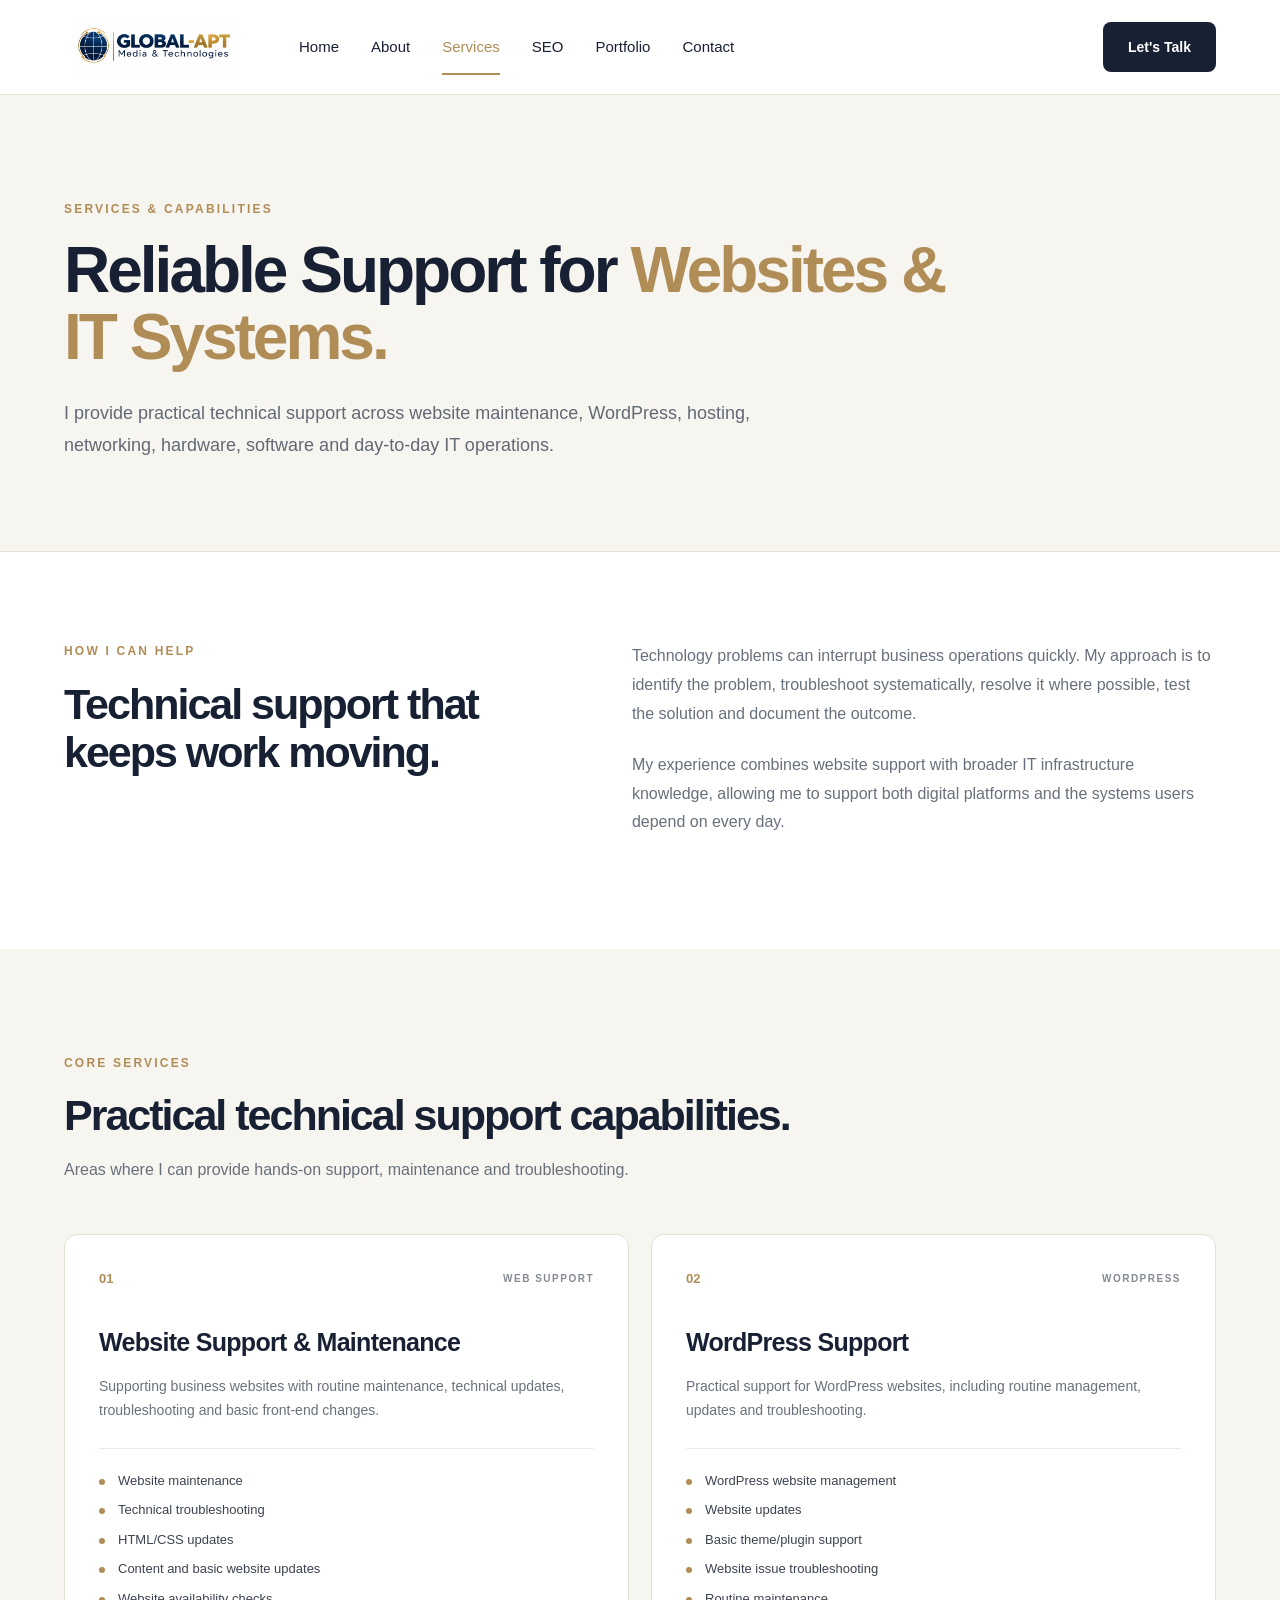
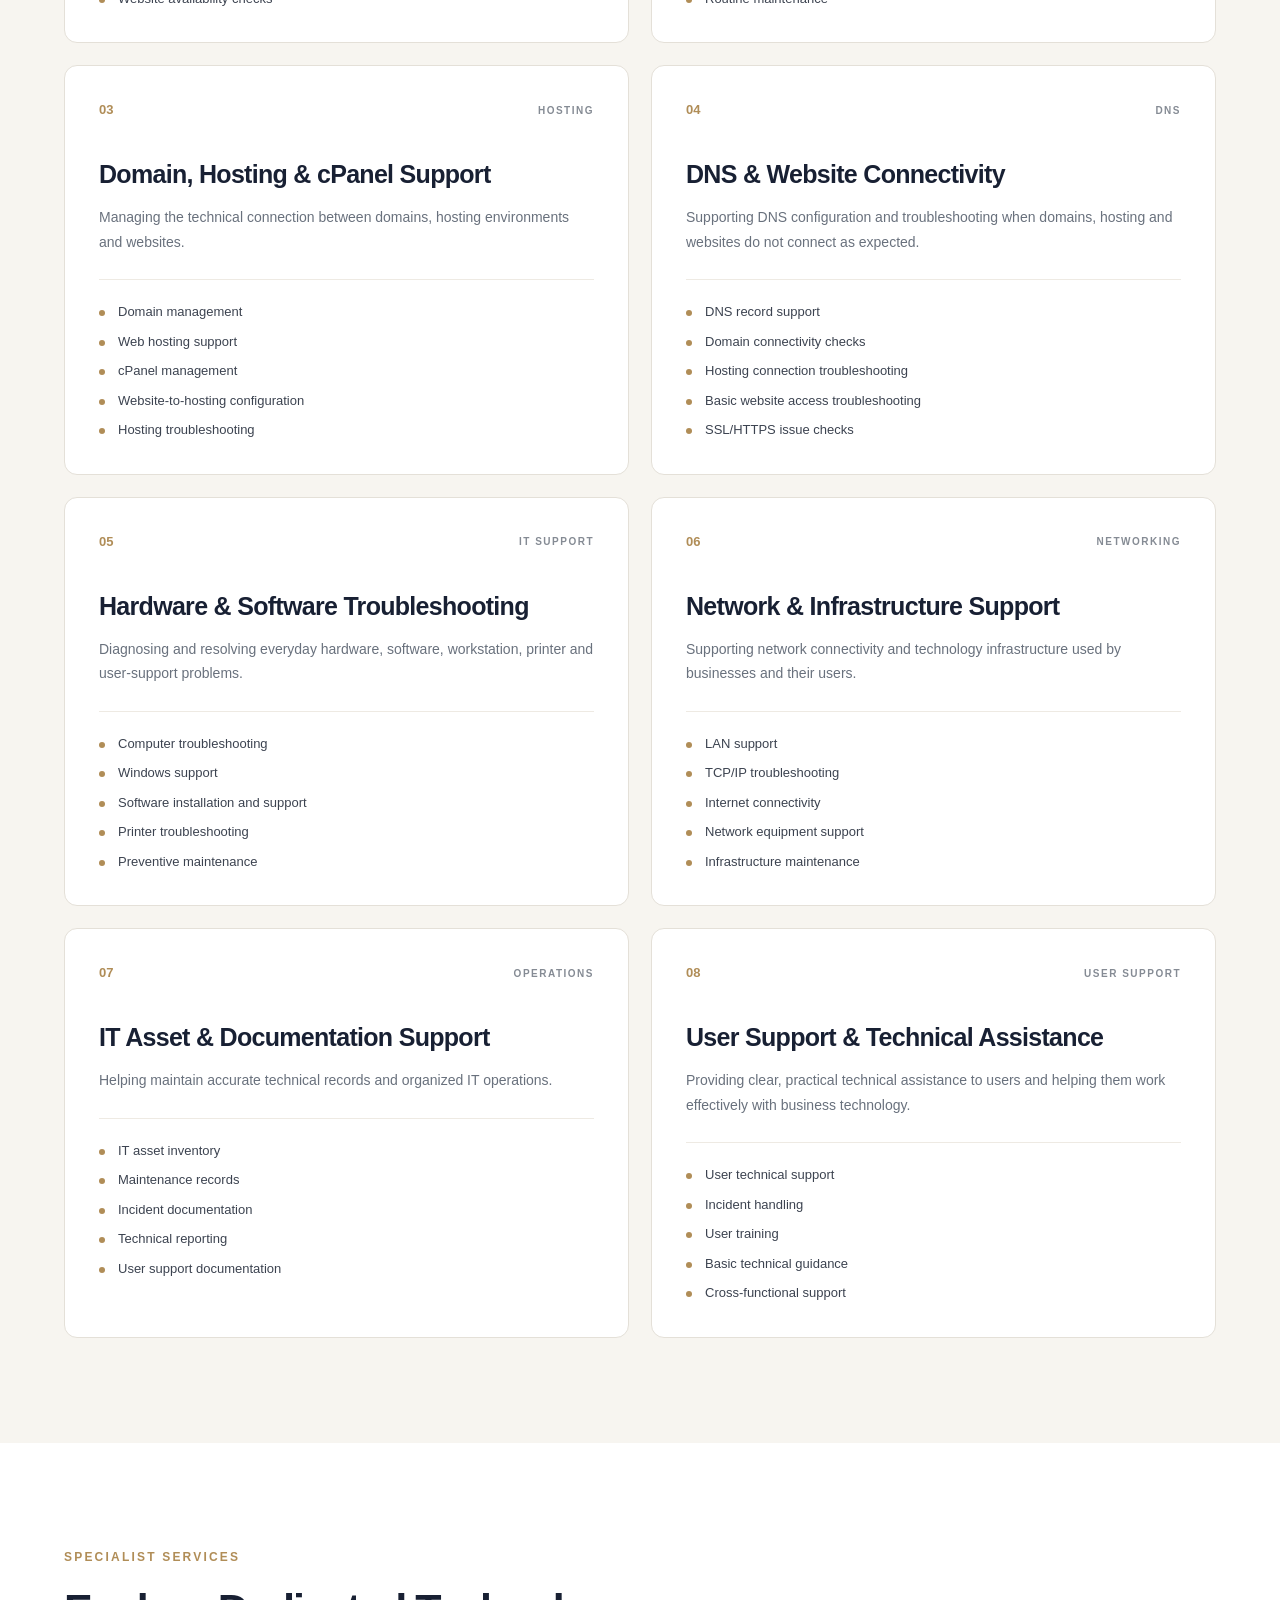
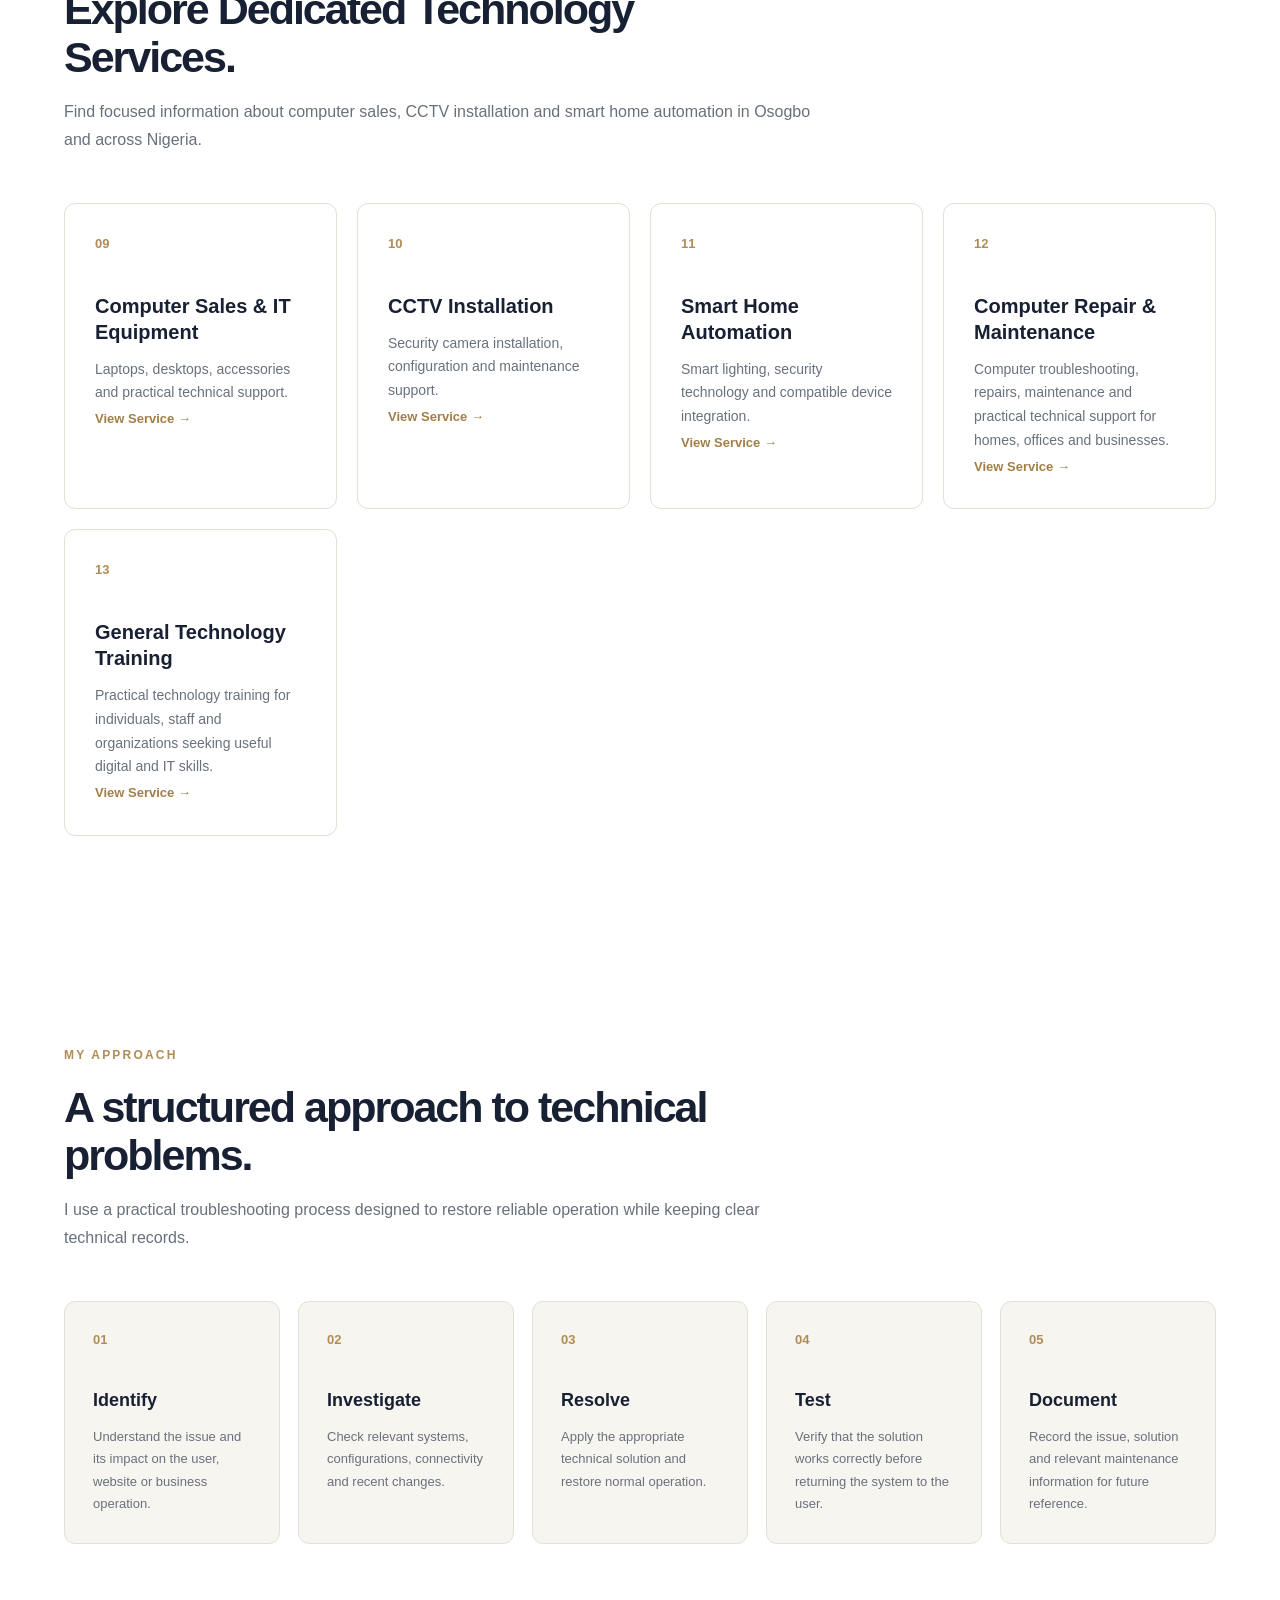
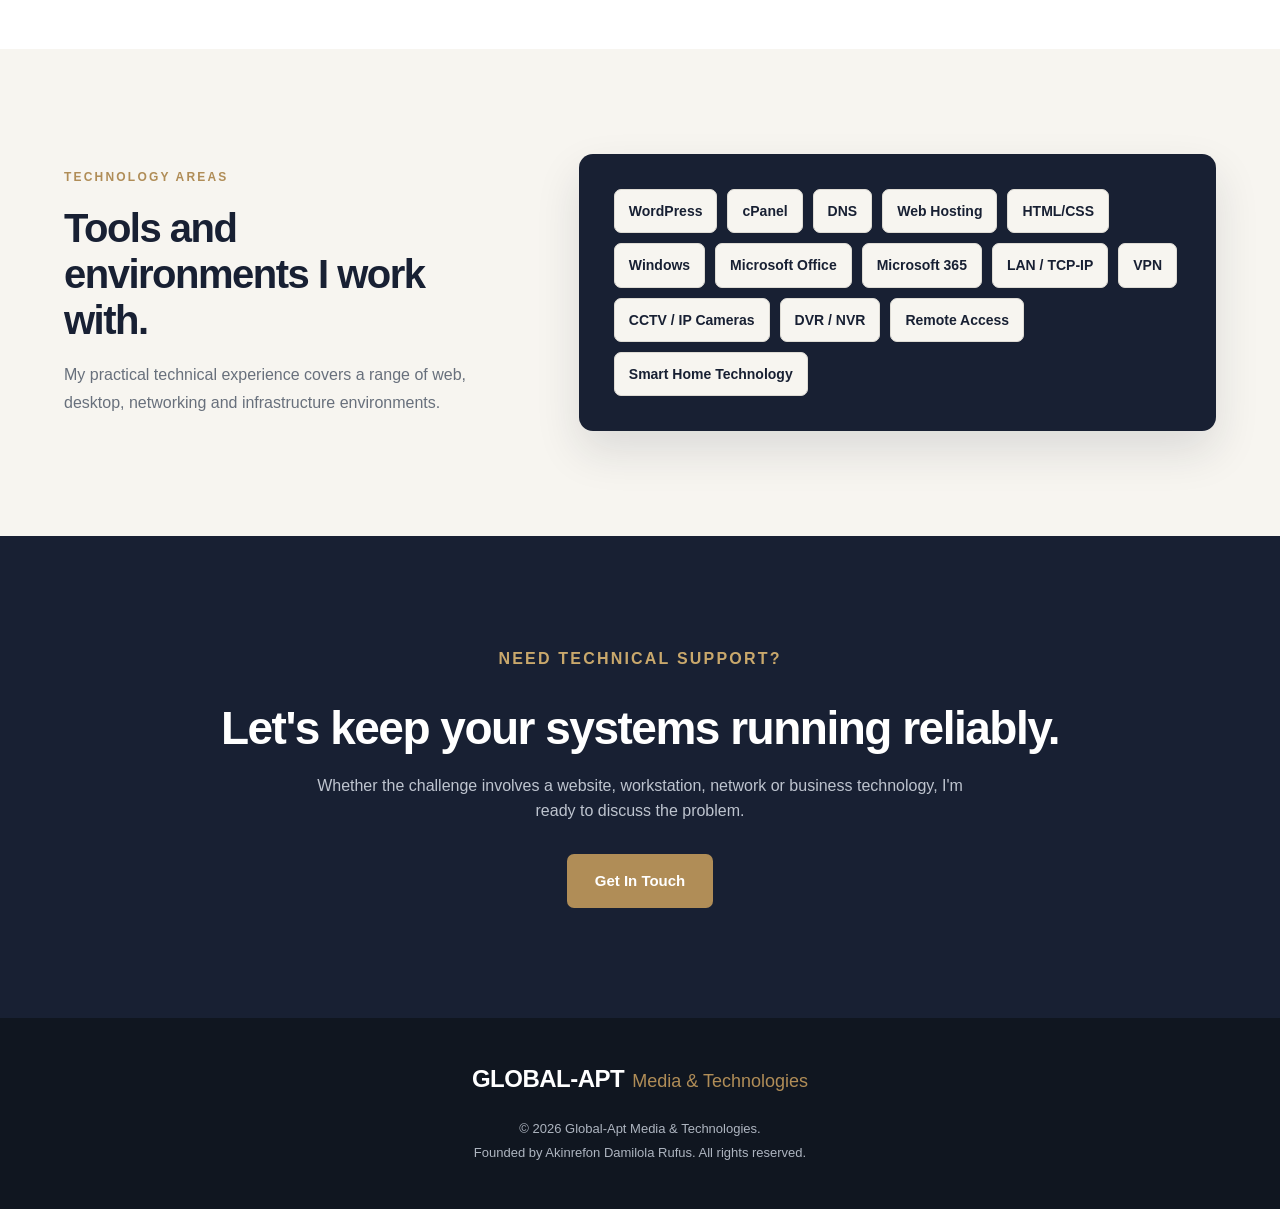
<file: services.html>
<!DOCTYPE html>
<html lang="en">

<head>

    <meta charset="UTF-8">

    <meta name="viewport" content="width=device-width, initial-scale=1.0">

    <meta name="description"
        content="IT and Web Support services by Akinrefon Damilola Rufus, including website maintenance, WordPress, hosting, DNS, computer support, networking, CCTV and technology services in Osogbo, Osun State, Nigeria.">

    <meta name="author" content="Akinrefon Damilola Rufus">

    <title>IT &amp; Web Support Services | Akinrefon Damilola Rufus</title>

    <link rel="stylesheet" href="css/style.css">
    <link rel="stylesheet" href="css/layout-fix.css?v=1">

    <link rel="canonical" href="https://globalaptech.online/services.html">
    <meta name="robots" content="index, follow">
    <meta property="og:title" content="IT &amp; Web Support Services | Akinrefon Damilola Rufus | Global-Apt">
    <meta property="og:description" content="IT and Web Support services including website maintenance, WordPress, hosting, DNS, computer support, networking, CCTV and technology services in Osogbo, Osun State, Nigeria.">
    <meta property="og:type" content="website">
    <meta property="og:url" content="https://globalaptech.online/services.html">
    <meta property="og:site_name" content="Global-Apt Media &amp; Technologies">
    <meta property="og:image" content="https://globalaptech.online/images/global-apt-logo-webp.webp">

    <script type="application/ld+json">
    {
      "@context": "https://schema.org",
      "@type": "WebPage",
      "@id": "https://globalaptech.online/services.html#webpage",
      "url": "https://globalaptech.online/services.html",
      "name": "IT & Web Support Services | Akinrefon Damilola Rufus",
      "description": "IT and Web Support services by Akinrefon Damilola Rufus, including website maintenance, WordPress, hosting, DNS, computer support, networking, CCTV and technology services in Osogbo, Osun State, Nigeria.",
      "isPartOf": {
        "@type": "WebSite",
        "@id": "https://globalaptech.online/#website",
        "url": "https://globalaptech.online/",
        "name": "Global-Apt Media & Technologies"
      },
      "about": {
        "@id": "https://globalaptech.online/#business"
      },
      "breadcrumb": {
        "@id": "https://globalaptech.online/services.html#breadcrumb"
      }
    }
    </script>

    <script type="application/ld+json">
    {
      "@context": "https://schema.org",
      "@type": "BreadcrumbList",
      "@id": "https://globalaptech.online/services.html#breadcrumb",
      "itemListElement": [
        {
          "@type": "ListItem",
          "position": 1,
          "name": "Home",
          "item": "https://globalaptech.online/"
        },
        {
          "@type": "ListItem",
          "position": 2,
          "name": "Services",
          "item": "https://globalaptech.online/services.html"
        }
      ]
    }
    </script>
    <link rel="icon" type="image/webp" href="images/global-apt-logo-webp.webp?v=2">
</head>


<body>


    <!-- =========================================
         HEADER
    ========================================== -->

    <header class="header">

        <div class="container nav-container">

            <a href="index.html" class="logo" aria-label="Global-Apt Media & Technologies Home">
                <img src="images/global-apt-logo-webp.webp" alt="Global-Apt Media & Technologies" class="site-logo">
            </a>


            <nav class="navigation">

                <a href="index.html">
                    Home
                </a>

                <a href="about.html">
                    About
                </a>

                <a href="services.html" class="active">
                    Services
                </a><a href="seo.html">SEO</a>

                <a href="portfolio.html">
                    Portfolio
                </a>

                <a href="contact.html">
                    Contact
                </a>

            </nav>


            <a href="contact.html" class="nav-button">
                Let's Talk
            </a>

        </div>

    </header>



    <!-- =========================================
         MAIN
    ========================================== -->

    <main>


        <!-- =========================================
             SERVICES HERO
        ========================================== -->

        <section class="page-hero services-hero">

            <div class="container">

                <p class="eyebrow">
                    SERVICES &amp; CAPABILITIES
                </p>

                <h1>
                    Reliable Support for
                    <span>Websites &amp; IT Systems.</span>
                </h1>

                <p class="page-intro">
                    I provide practical technical support across website
                    maintenance, WordPress, hosting, networking,
                    hardware, software and day-to-day IT operations.
                </p>

            </div>

        </section>



        <!-- =========================================
             SERVICE INTRO
        ========================================== -->

        <section class="service-intro">

            <div class="container service-intro-grid">


                <div>

                    <p class="eyebrow">
                        HOW I CAN HELP
                    </p>

                    <h2>
                        Technical support that
                        keeps work moving.
                    </h2>

                </div>


                <div>

                    <p>
                        Technology problems can interrupt business
                        operations quickly. My approach is to identify
                        the problem, troubleshoot systematically, resolve
                        it where possible, test the solution and document
                        the outcome.
                    </p>

                    <p>
                        My experience combines website support with
                        broader IT infrastructure knowledge, allowing me
                        to support both digital platforms and the systems
                        users depend on every day.
                    </p>

                </div>

            </div>

        </section>



        <!-- =========================================
             MAIN SERVICES
        ========================================== -->

        <section class="services-section">

            <div class="container">


                <div class="section-heading">

                    <p class="eyebrow">
                        CORE SERVICES
                    </p>

                    <h2>
                        Practical technical
                        support capabilities.
                    </h2>

                    <p>
                        Areas where I can provide hands-on support,
                        maintenance and troubleshooting.
                    </p>

                </div>


                <div class="services-large-grid">


                    <!-- SERVICE 01 -->

                    <article class="large-service-card">

                        <div class="large-service-top">

                            <span class="large-service-number">
                                01
                            </span>

                            <span class="service-label">
                                WEB SUPPORT
                            </span>

                        </div>

                        <h3>
                            Website Support &amp;
                            Maintenance
                        </h3>

                        <p>
                            Supporting business websites with routine
                            maintenance, technical updates, troubleshooting
                            and basic front-end changes.
                        </p>

                        <ul>

                            <li>
                                Website maintenance
                            </li>

                            <li>
                                Technical troubleshooting
                            </li>

                            <li>
                                HTML/CSS updates
                            </li>

                            <li>
                                Content and basic website updates
                            </li>

                            <li>
                                Website availability checks
                            </li>

                        </ul>

                    </article>



                    <!-- SERVICE 02 -->

                    <article class="large-service-card">

                        <div class="large-service-top">

                            <span class="large-service-number">
                                02
                            </span>

                            <span class="service-label">
                                WORDPRESS
                            </span>

                        </div>

                        <h3>
                            WordPress Support
                        </h3>

                        <p>
                            Practical support for WordPress websites,
                            including routine management, updates and
                            troubleshooting.
                        </p>

                        <ul>

                            <li>
                                WordPress website management
                            </li>

                            <li>
                                Website updates
                            </li>

                            <li>
                                Basic theme/plugin support
                            </li>

                            <li>
                                Website issue troubleshooting
                            </li>

                            <li>
                                Routine maintenance
                            </li>

                        </ul>

                    </article>



                    <!-- SERVICE 03 -->

                    <article class="large-service-card">

                        <div class="large-service-top">

                            <span class="large-service-number">
                                03
                            </span>

                            <span class="service-label">
                                HOSTING
                            </span>

                        </div>

                        <h3>
                            Domain, Hosting &amp;
                            cPanel Support
                        </h3>

                        <p>
                            Managing the technical connection between
                            domains, hosting environments and websites.
                        </p>

                        <ul>

                            <li>
                                Domain management
                            </li>

                            <li>
                                Web hosting support
                            </li>

                            <li>
                                cPanel management
                            </li>

                            <li>
                                Website-to-hosting configuration
                            </li>

                            <li>
                                Hosting troubleshooting
                            </li>

                        </ul>

                    </article>



                    <!-- SERVICE 04 -->

                    <article class="large-service-card">

                        <div class="large-service-top">

                            <span class="large-service-number">
                                04
                            </span>

                            <span class="service-label">
                                DNS
                            </span>

                        </div>

                        <h3>
                            DNS &amp; Website
                            Connectivity
                        </h3>

                        <p>
                            Supporting DNS configuration and troubleshooting
                            when domains, hosting and websites do not connect
                            as expected.
                        </p>

                        <ul>

                            <li>
                                DNS record support
                            </li>

                            <li>
                                Domain connectivity checks
                            </li>

                            <li>
                                Hosting connection troubleshooting
                            </li>

                            <li>
                                Basic website access troubleshooting
                            </li>

                            <li>
                                SSL/HTTPS issue checks
                            </li>

                        </ul>

                    </article>



                    <!-- SERVICE 05 -->

                    <article class="large-service-card">

                        <div class="large-service-top">

                            <span class="large-service-number">
                                05
                            </span>

                            <span class="service-label">
                                IT SUPPORT
                            </span>

                        </div>

                        <h3>
                            Hardware &amp; Software
                            Troubleshooting
                        </h3>

                        <p>
                            Diagnosing and resolving everyday hardware,
                            software, workstation, printer and user-support
                            problems.
                        </p>

                        <ul>

                            <li>
                                Computer troubleshooting
                            </li>

                            <li>
                                Windows support
                            </li>

                            <li>
                                Software installation and support
                            </li>

                            <li>
                                Printer troubleshooting
                            </li>

                            <li>
                                Preventive maintenance
                            </li>

                        </ul>

                    </article>



                    <!-- SERVICE 06 -->

                    <article class="large-service-card">

                        <div class="large-service-top">

                            <span class="large-service-number">
                                06
                            </span>

                            <span class="service-label">
                                NETWORKING
                            </span>

                        </div>

                        <h3>
                            Network &amp;
                            Infrastructure Support
                        </h3>

                        <p>
                            Supporting network connectivity and technology
                            infrastructure used by businesses and their
                            users.
                        </p>

                        <ul>

                            <li>
                                LAN support
                            </li>

                            <li>
                                TCP/IP troubleshooting
                            </li>

                            <li>
                                Internet connectivity
                            </li>

                            <li>
                                Network equipment support
                            </li>

                            <li>
                                Infrastructure maintenance
                            </li>

                        </ul>

                    </article>



                    <!-- SERVICE 07 -->

                    <article class="large-service-card">

                        <div class="large-service-top">

                            <span class="large-service-number">
                                07
                            </span>

                            <span class="service-label">
                                OPERATIONS
                            </span>

                        </div>

                        <h3>
                            IT Asset &amp;
                            Documentation Support
                        </h3>

                        <p>
                            Helping maintain accurate technical records
                            and organized IT operations.
                        </p>

                        <ul>

                            <li>
                                IT asset inventory
                            </li>

                            <li>
                                Maintenance records
                            </li>

                            <li>
                                Incident documentation
                            </li>

                            <li>
                                Technical reporting
                            </li>

                            <li>
                                User support documentation
                            </li>

                        </ul>

                    </article>



                    <!-- SERVICE 08 -->

                    <article class="large-service-card">

                        <div class="large-service-top">

                            <span class="large-service-number">
                                08
                            </span>

                            <span class="service-label">
                                USER SUPPORT
                            </span>

                        </div>

                        <h3>
                            User Support &amp;
                            Technical Assistance
                        </h3>

                        <p>
                            Providing clear, practical technical assistance
                            to users and helping them work effectively with
                            business technology.
                        </p>

                        <ul>

                            <li>
                                User technical support
                            </li>

                            <li>
                                Incident handling
                            </li>

                            <li>
                                User training
                            </li>

                            <li>
                                Basic technical guidance
                            </li>

                            <li>
                                Cross-functional support
                            </li>

                        </ul>

                    </article>

                </div>

            </div>

        </section>



        
<!-- GLOBAL-APT SERVICE LANDING LINKS -->
<section class="services-preview" aria-label="Specialist technology services">
    <div class="container">
        <div class="section-heading">
            <p class="eyebrow">SPECIALIST SERVICES</p>
            <h2>Explore Dedicated Technology Services.</h2>
            <p>Find focused information about computer sales, CCTV installation and smart home automation in Osogbo and across Nigeria.</p>
        </div>
        <div class="service-grid">
            <article class="service-card">
                <div class="service-number">09</div>
                <h3>Computer Sales &amp; IT Equipment</h3>
                <p>Laptops, desktops, accessories and practical technical support.</p>
                <a href="computer-sales.html">View Service →</a>
            </article>
            <article class="service-card">
                <div class="service-number">10</div>
                <h3>CCTV Installation</h3>
                <p>Security camera installation, configuration and maintenance support.</p>
                <a href="cctv-installation.html">View Service →</a>
            </article>
            <article class="service-card">
                <div class="service-number">11</div>
                <h3>Smart Home Automation</h3>
                <p>Smart lighting, security technology and compatible device integration.</p>
                <a href="smart-home-automation.html">View Service →</a>
            </article>
            <article class="service-card">
                <div class="service-number">12</div>
                <h3>Computer Repair &amp; Maintenance</h3>
                <p>Computer troubleshooting, repairs, maintenance and practical technical support for homes, offices and businesses.</p>
                <a href="computer-repair-maintenance.html">View Service →</a>
            </article>
            <article class="service-card">
                <div class="service-number">13</div>
                <h3>General Technology Training</h3>
                <p>Practical technology training for individuals, staff and organizations seeking useful digital and IT skills.</p>
                <a href="general-training.html">View Service →</a>
            </article>

        </div>
    </div>
</section>


<!-- =========================================
             SUPPORT PROCESS
        ========================================== -->

        <section class="support-process">

            <div class="container">


                <div class="section-heading">

                    <p class="eyebrow">
                        MY APPROACH
                    </p>

                    <h2>
                        A structured approach
                        to technical problems.
                    </h2>

                    <p>
                        I use a practical troubleshooting process designed
                        to restore reliable operation while keeping clear
                        technical records.
                    </p>

                </div>


                <div class="process-grid">


                    <div class="process-step">

                        <span>
                            01
                        </span>

                        <h3>
                            Identify
                        </h3>

                        <p>
                            Understand the issue and its impact on the
                            user, website or business operation.
                        </p>

                    </div>


                    <div class="process-step">

                        <span>
                            02
                        </span>

                        <h3>
                            Investigate
                        </h3>

                        <p>
                            Check relevant systems, configurations,
                            connectivity and recent changes.
                        </p>

                    </div>


                    <div class="process-step">

                        <span>
                            03
                        </span>

                        <h3>
                            Resolve
                        </h3>

                        <p>
                            Apply the appropriate technical solution
                            and restore normal operation.
                        </p>

                    </div>


                    <div class="process-step">

                        <span>
                            04
                        </span>

                        <h3>
                            Test
                        </h3>

                        <p>
                            Verify that the solution works correctly
                            before returning the system to the user.
                        </p>

                    </div>


                    <div class="process-step">

                        <span>
                            05
                        </span>

                        <h3>
                            Document
                        </h3>

                        <p>
                            Record the issue, solution and relevant
                            maintenance information for future reference.
                        </p>

                    </div>

                </div>

            </div>

        </section>



        <!-- =========================================
             TECHNOLOGY AREAS
        ========================================== -->

        <section class="technology-section">

            <div class="container technology-grid">


                <div>

                    <p class="eyebrow">
                        TECHNOLOGY AREAS
                    </p>

                    <h2>
                        Tools and environments
                        I work with.
                    </h2>

                    <p>
                        My practical technical experience covers a range
                        of web, desktop, networking and infrastructure
                        environments.
                    </p>

                </div>


                <div class="technology-tags">

                    <span>WordPress</span>

                    <span>cPanel</span>

                    <span>DNS</span>

                    <span>Web Hosting</span>

                    <span>HTML/CSS</span>

                    <span>Windows</span>

                    <span>Microsoft Office</span>

                    <span>Microsoft 365</span>

                    <span>LAN / TCP-IP</span>

                    <span>VPN</span>

                    <span>CCTV / IP Cameras</span>

                    <span>DVR / NVR</span>

                    <span>Remote Access</span>

                    <span>Smart Home Technology</span>

                </div>

            </div>

        </section>



        <!-- =========================================
             CTA
        ========================================== -->

        <section class="cta">

            <div class="container">

                <p class="eyebrow">
                    NEED TECHNICAL SUPPORT?
                </p>

                <h2>
                    Let's keep your systems
                    running reliably.
                </h2>

                <p>
                    Whether the challenge involves a website,
                    workstation, network or business technology,
                    I'm ready to discuss the problem.
                </p>

                <a href="contact.html" class="btn btn-primary">
                    Get In Touch
                </a>

            </div>

        </section>

    </main>



    <!-- =========================================
         FOOTER
    ========================================== -->

    <footer class="footer">

        <div class="container footer-content">

            <a href="index.html" class="logo" aria-label="Global-Apt Media & Technologies Home">
                <img src="images/global-apt-logo-webp.webp" alt="Global-Apt Media & Technologies" class="site-logo">
            </a>

            <div class="footer-copy">

                <p>
                    © 2026 Akinrefon Damilola Rufus.
                    All rights reserved.
                </p>

            </div>

        </div>

    </footer>



    <script src="js/script.js"></script>

</body>

</html>
</file>
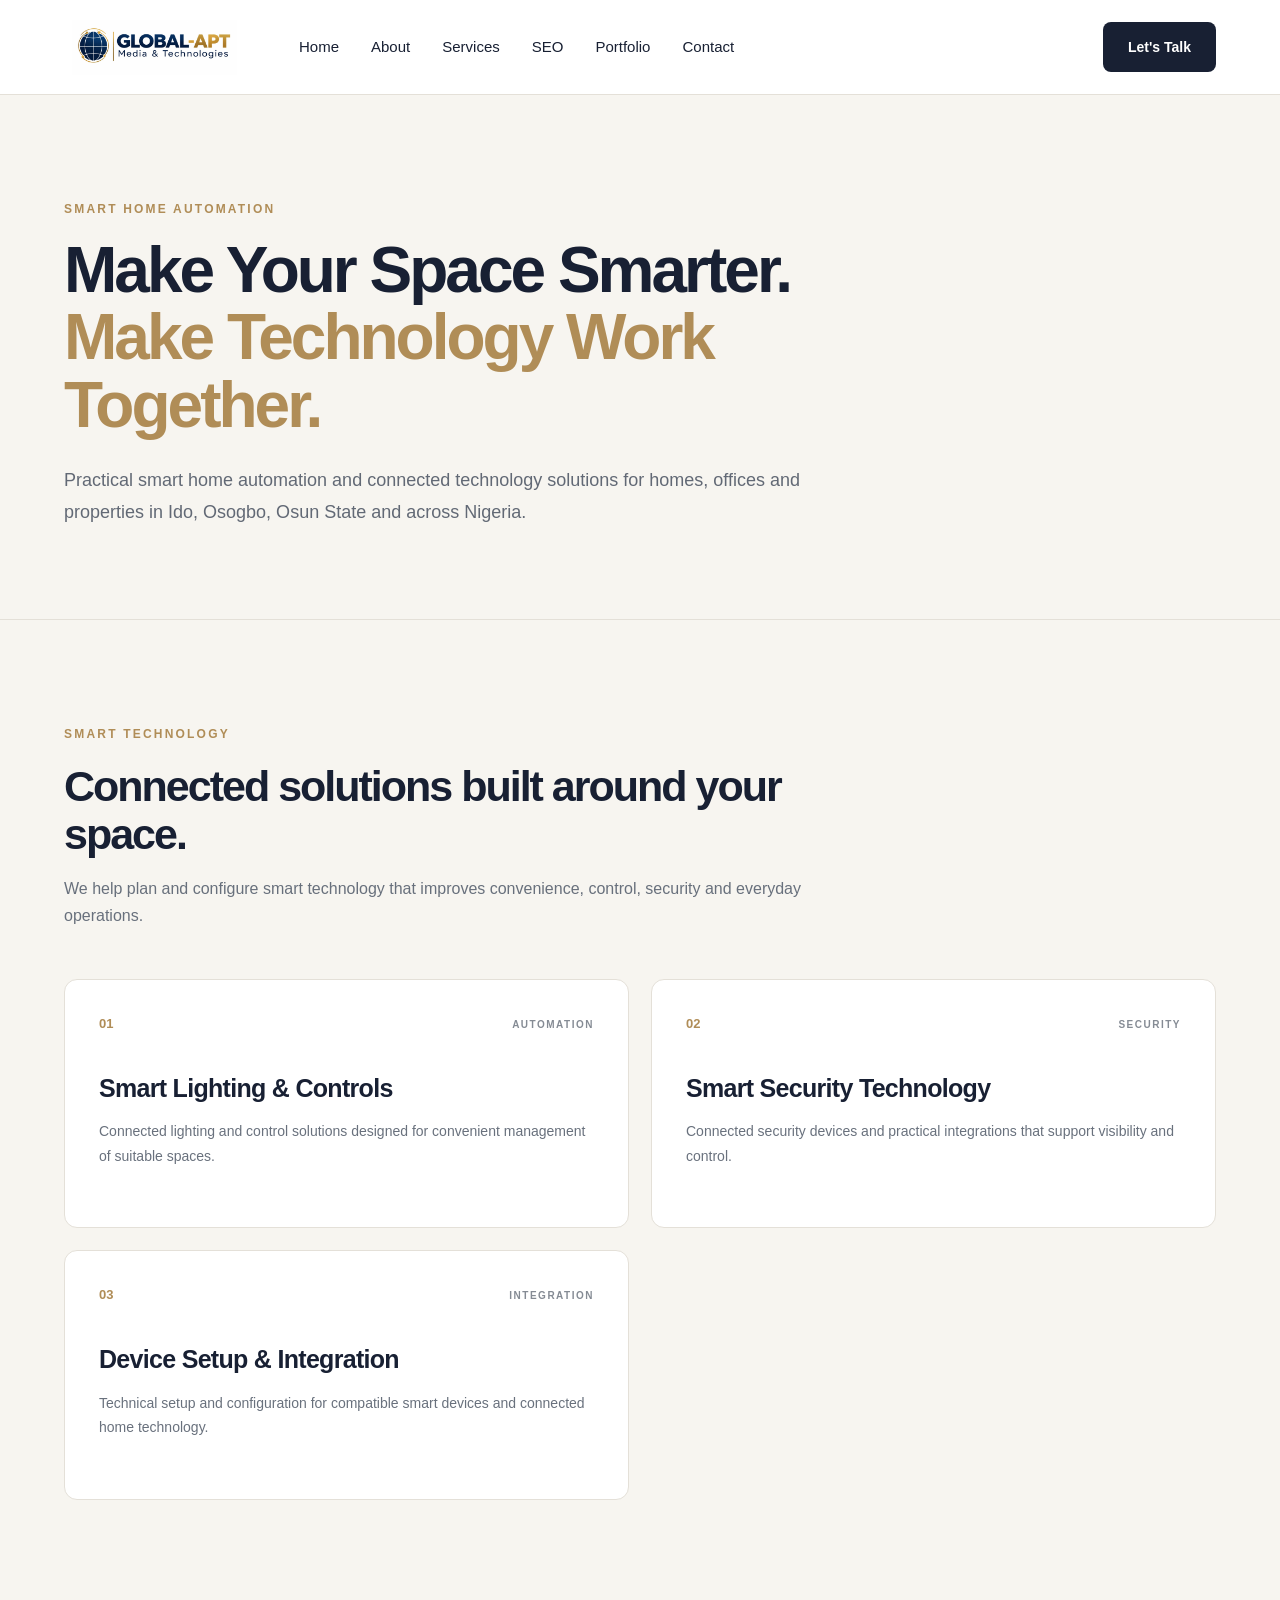
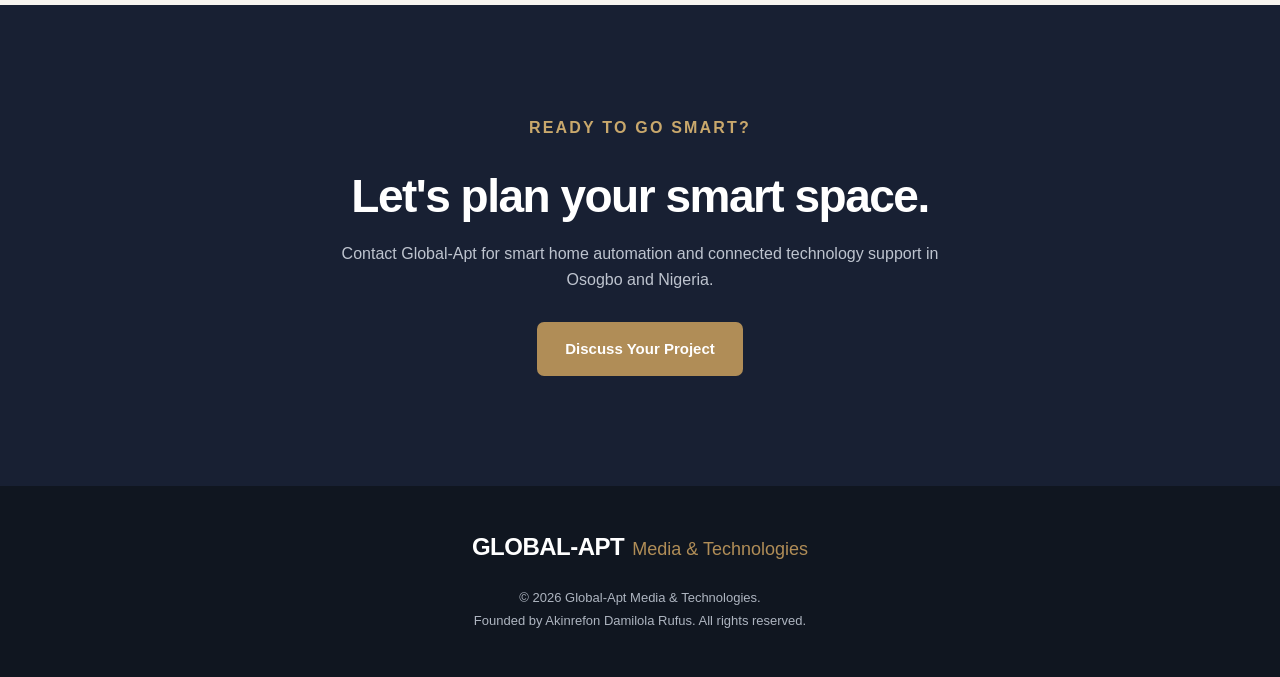
<file: smart-home-automation.html>
<!DOCTYPE html>
<html lang="en"><head>
<meta charset="UTF-8"><meta name="viewport" content="width=device-width, initial-scale=1.0">
<title>Smart Home Automation in Osogbo, Nigeria | Global-Apt</title>
<meta name="description" content="Smart home automation solutions in Ido, Osogbo and across Osun State, Nigeria. Smart lighting, security, device integration and technology setup from Global-Apt Media & Technologies.">
<meta name="author" content="Akinrefon Damilola Rufus"><meta name="robots" content="index, follow">
<link rel="canonical" href="https://globalaptech.online/smart-home-automation.html">
<meta property="og:title" content="Smart Home Automation in Osogbo, Nigeria | Global-Apt"><meta property="og:description" content="Practical smart home automation, connected security and device integration solutions for Ido, Osogbo and across Osun State, Nigeria."><meta property="og:type" content="website"><meta property="og:url" content="https://globalaptech.online/smart-home-automation.html"><meta property="og:image" content="https://globalaptech.online/images/global-apt-logo-webp.webp">
<link rel="icon" type="image/webp" href="images/global-apt-logo-webp.webp?v=4"><link rel="stylesheet" href="css/style.css">
<link rel="stylesheet" href="css/layout-fix.css?v=1">
<script type="application/ld+json">
{"@context":"https://schema.org","@type":"Service","@id":"https://globalaptech.online/smart-home-automation.html#service","name":"Smart Home Automation","serviceType":"Smart Home Automation","provider":{"@id":"https://globalaptech.online/#business"},"areaServed":[{"@type":"City","name":"Osogbo"},{"@type":"AdministrativeArea","name":"Osun State"},{"@type":"Country","name":"Nigeria"}],"description":"Smart home automation, connected devices, security and technology setup."}
</script>
<script type="application/ld+json">
{"@context":"https://schema.org","@type":"BreadcrumbList","itemListElement":[{"@type":"ListItem","position":1,"name":"Home","item":"https://globalaptech.online/"},{"@type":"ListItem","position":2,"name":"Services","item":"https://globalaptech.online/services.html"},{"@type":"ListItem","position":3,"name":"Smart Home Automation","item":"https://globalaptech.online/smart-home-automation.html"}]}
</script>
</head><body>
<header class="header"><div class="container nav-container"><a href="index.html" class="logo" aria-label="Global-Apt Media & Technologies Home"><img src="images/global-apt-logo-webp.webp" alt="Global-Apt Media & Technologies" class="site-logo"></a><nav class="navigation" aria-label="Main navigation"><a href="index.html">Home</a><a href="about.html">About</a><a href="services.html">Services</a><a href="seo.html">SEO</a><a href="portfolio.html">Portfolio</a><a href="contact.html">Contact</a></nav><a href="contact.html" class="nav-button">Let's Talk</a></div></header>
<main><section class="page-hero"><div class="container"><p class="eyebrow">SMART HOME AUTOMATION</p><h1>Make Your Space Smarter.<br><span>Make Technology Work Together.</span></h1><p class="page-intro">Practical smart home automation and connected technology solutions for homes, offices and properties in Ido, Osogbo, Osun State and across Nigeria.</p></div></section>
<section class="services-section"><div class="container"><div class="section-heading"><p class="eyebrow">SMART TECHNOLOGY</p><h2>Connected solutions built around your space.</h2><p>We help plan and configure smart technology that improves convenience, control, security and everyday operations.</p></div><div class="services-large-grid"><article class="large-service-card"><div class="large-service-top"><span class="large-service-number">01</span><span class="service-label">AUTOMATION</span></div><h3>Smart Lighting & Controls</h3><p>Connected lighting and control solutions designed for convenient management of suitable spaces.</p></article><article class="large-service-card"><div class="large-service-top"><span class="large-service-number">02</span><span class="service-label">SECURITY</span></div><h3>Smart Security Technology</h3><p>Connected security devices and practical integrations that support visibility and control.</p></article><article class="large-service-card"><div class="large-service-top"><span class="large-service-number">03</span><span class="service-label">INTEGRATION</span></div><h3>Device Setup & Integration</h3><p>Technical setup and configuration for compatible smart devices and connected home technology.</p></article></div></div></section>
<section class="cta"><div class="container"><p class="eyebrow">READY TO GO SMART?</p><h2>Let's plan your smart space.</h2><p>Contact Global-Apt for smart home automation and connected technology support in Osogbo and Nigeria.</p><a href="contact.html" class="btn btn-primary">Discuss Your Project</a></div></section></main>
<footer class="footer"><div class="container footer-content"><div class="footer-brand"><strong>GLOBAL-APT</strong><span>Media &amp; Technologies</span></div><div class="footer-copy"><p>© 2026 Global-Apt Media &amp; Technologies.</p><p>Founded by Akinrefon Damilola Rufus. All rights reserved.</p></div></div></footer><script src="js/script.js"></script></body></html>
</file>
<file: css/style.css>
/* =========================================================
   ADR. — EXECUTIVE TECH PORTFOLIO
   Mature Navy / Ivory / Muted Gold Theme
========================================================= */


/* =========================================================
   GLOBAL SETTINGS
========================================================= */

* {
    margin: 0;
    padding: 0;
    box-sizing: border-box;
}

html {
    scroll-behavior: smooth;
}

body {
    font-family: Arial, Helvetica, sans-serif;
    background: #f7f5f0;
    color: #182033;
    line-height: 1.6;
}

a {
    text-decoration: none;
    color: inherit;
}

img {
    max-width: 100%;
    display: block;
}

.container {
    width: min(1340px, 90%);
    margin: 0 auto;
}


/* =========================================================
   HEADER
========================================================= */

.header {
    background: #ffffff;
    border-bottom: 1px solid #e4e0d8;
    position: sticky;
    top: 0;
    z-index: 1000;
}

.nav-container {
    height: 94px;
    display: flex;
    align-items: center;
    justify-content: space-between;
}


/* LOGO */

.logo {
    font-size: 29px;
    font-weight: 800;
    letter-spacing: -1.5px;
    color: #182033;
}

.logo span {
    color: #b08d57;
}


/* NAVIGATION */

.navigation {
    display: flex;
    align-items: center;
    gap: 42px;
}

.navigation a {
    position: relative;
    font-size: 15px;
    font-weight: 600;
    color: #59606d;
    padding: 34px 0;
    transition: 0.3s ease;
}

.navigation a:hover,
.navigation a.active {
    color: #b08d57;
}

.navigation a.active::after {
    content: "";
    position: absolute;
    left: 0;
    right: 0;
    bottom: 18px;
    height: 2px;
    background: #b08d57;
}


/* HEADER BUTTON */

.nav-button {
    padding: 14px 25px;
    background: #182033;
    color: #ffffff;
    border-radius: 8px;
    font-size: 14px;
    font-weight: 700;
    transition: 0.3s ease;
}

.nav-button:hover {
    background: #b08d57;
    color: #ffffff;
}


/* =========================================================
   HERO SECTION
========================================================= */

.hero {
    background: #f7f5f0;
    padding: 8px 0 90px;
}

.hero-grid {
    display: grid;

    /*
       This ratio follows the reference layout:
       large content area on the left,
       narrower profile card on the right.
    */
    grid-template-columns: 1.53fr 1fr;

    gap: 65px;
    align-items: start;
}


/* =========================================================
   HERO CONTENT
========================================================= */

.hero-content {
    padding-top: 112px;
}

.eyebrow {
    font-size: 12px;
    font-weight: 800;
    letter-spacing: 2.2px;
    color: #b08d57;
    margin-bottom: 18px;
}


/* MAIN HEADLINE */

.hero h1 {
    max-width: 800px;

    font-size: clamp(48px, 5vw, 78px);

    line-height: 1.03;

    letter-spacing: -4px;

    margin-bottom: 30px;

    color: #182033;
}

.hero h1 span {
    color: #b08d57;
}


/* HERO DESCRIPTION */

.hero-text {
    max-width: 790px;

    font-size: 18px;

    line-height: 1.8;

    color: #626975;

    margin-bottom: 35px;
}


/* =========================================================
   HERO BUTTONS
========================================================= */

.hero-buttons {
    display: flex;
    gap: 20px;
    margin-bottom: 58px;
}

.btn {
    display: inline-block;

    padding: 15px 28px;

    border-radius: 7px;

    font-weight: 700;

    font-size: 15px;

    transition: 0.3s ease;
}


/* PRIMARY */

.btn-primary {
    background: #182033;
    color: #ffffff;
}

.btn-primary:hover {
    background: #b08d57;
    transform: translateY(-2px);
}


/* SECONDARY */

.btn-secondary {
    border: 1px solid #d5d0c6;

    background: #ffffff;

    color: #182033;
}

.btn-secondary:hover {
    border-color: #b08d57;

    color: #b08d57;
}


/* =========================================================
   HERO TRUST / STATISTICS
========================================================= */

.hero-trust {
    display: flex;

    align-items: center;

    gap: 0;
}

.hero-trust div {
    min-width: 225px;

    display: flex;

    flex-direction: column;

    padding-right: 35px;

    margin-right: 35px;

    border-right: 1px solid #d8d3ca;
}

.hero-trust div:last-child {
    border-right: none;

    margin-right: 0;

    padding-right: 0;
}

.hero-trust strong {
    font-size: 31px;

    line-height: 1;

    color: #b08d57;

    margin-bottom: 8px;
}

.hero-trust span {
    font-size: 15px;

    color: #626975;
}


/* =========================================================
   HERO PROFILE CARD
========================================================= */

.hero-card {
    width: 100%;

    background: #182033;

    color: #ffffff;

    border-radius: 20px;

    padding: 38px;

    margin-top: 0;

    box-shadow:
        0 25px 60px rgba(24, 32, 51, 0.18);

    border: 1px solid rgba(255, 255, 255, 0.05);
}


/* =========================================================
   AVAILABILITY STATUS
========================================================= */

.card-top {
    display: flex;

    align-items: center;

    gap: 10px;

    font-size: 13px;

    color: #d5d8df;

    margin-bottom: 30px;
}

.status-dot {
    width: 10px;

    height: 10px;

    background: #31cf72;

    border-radius: 50%;

    flex-shrink: 0;
}


/* =========================================================
   PROFILE PHOTO
========================================================= */

/*
   IMPORTANT:
   The reference image shows the complete top of the head.

   We therefore:
   - DO NOT use transform: scale()
   - DO NOT zoom the photograph
   - Position the image from the TOP
   - Keep the original upper portion visible
*/

.profile-photo {
    width: 100%;

    height: 452px;

    border-radius: 13px;

    overflow: hidden;

    background: #f1eee7;

    border: 1px solid rgba(176, 141, 87, 0.55);

    margin-bottom: 24px;
}

.profile-photo img {
    width: 100%;

    height: 100%;

    display: block;

    object-fit: cover;

    /*
       VERY IMPORTANT:
       Keep the top of your original image visible.
    */
    object-position: center top;

    /*
       No zoom.
       No transform.
    */
    transform: none;
}


/* =========================================================
   PROFILE NAME
========================================================= */

.hero-card h2 {
    font-size: 31px;

    line-height: 1.12;

    letter-spacing: -0.8px;

    margin-bottom: 7px;
}


/* =========================================================
   PROFILE ROLE
========================================================= */

.profile-role {
    color: #d8b878 !important;

    font-size: 17px !important;

    font-weight: 700;

    margin-bottom: 10px !important;
}


/* =========================================================
   PROFILE DESCRIPTION
========================================================= */

.hero-card p {
    color: #c2c7d0;

    font-size: 15px;

    line-height: 1.6;

    margin-bottom: 25px;
}


/* =========================================================
   SKILL TAGS
========================================================= */

.skill-list {
    display: flex;

    flex-wrap: wrap;

    gap: 9px;
}

.skill-list span {
    border: 1px solid #4a5363;

    padding: 8px 13px;

    border-radius: 7px;

    font-size: 12px;

    color: #e0e3e8;

    transition: 0.3s ease;
}

.skill-list span:hover {
    border-color: #b08d57;

    color: #d8b878;
}


/* =========================================================
   SERVICES PREVIEW
========================================================= */

.services-preview {
    padding: 105px 0;

    background: #ffffff;
}

.section-heading {
    max-width: 750px;

    margin-bottom: 50px;
}

.section-heading h2,
.why-section h2 {
    font-size: 43px;

    line-height: 1.12;

    letter-spacing: -2px;

    margin-bottom: 17px;

    color: #182033;
}

.section-heading p:last-child {
    color: #68707c;

    font-size: 16px;

    line-height: 1.7;
}


/* =========================================================
   SERVICE GRID
========================================================= */

.service-grid {
    display: grid;

    grid-template-columns: repeat(4, 1fr);

    gap: 20px;
}


/* SERVICE CARD */

.service-card {
    background: #ffffff;

    padding: 30px;

    border: 1px solid #e4e0d8;

    border-radius: 11px;

    transition: 0.3s ease;
}

.service-card:hover {
    transform: translateY(-5px);

    border-color: #c7ae82;

    box-shadow:
        0 15px 35px rgba(24, 32, 51, 0.08);
}


/* SERVICE NUMBER */

.service-number {
    color: #b08d57;

    font-weight: 800;

    font-size: 13px;

    margin-bottom: 38px;
}


/* SERVICE TITLE */

.service-card h3 {
    font-size: 20px;

    line-height: 1.3;

    color: #182033;

    margin-bottom: 13px;
}


/* SERVICE DESCRIPTION */

.service-card p {
    font-size: 14px;

    line-height: 1.7;

    color: #69717d;

    margin-bottom: 23px;
}


/* SERVICE LINK */

.service-card a {
    color: #a17e48;

    font-size: 13px;

    font-weight: 700;

    transition: 0.3s ease;
}

.service-card a:hover {
    color: #182033;
}


/* =========================================================
   WHY SECTION
========================================================= */

.why-section {
    padding: 105px 0;

    background: #f7f5f0;
}

.why-grid {
    display: grid;

    grid-template-columns: 1fr 1fr;

    gap: 90px;

    align-items: center;
}

.why-content p {
    color: #68707c;

    font-size: 16px;

    line-height: 1.75;

    margin-bottom: 25px;
}


/* =========================================================
   CHECK LIST
========================================================= */

.check-list {
    display: grid;

    gap: 15px;

    background: #ffffff;

    padding: 35px;

    border: 1px solid #e4e0d8;

    border-radius: 12px;
}

.check-list div {
    font-weight: 600;

    font-size: 14px;

    color: #303744;

    padding-bottom: 14px;

    border-bottom: 1px solid #eeeae3;
}

.check-list div:last-child {
    border-bottom: none;

    padding-bottom: 0;
}

.check-list span {
    color: #b08d57;

    margin-right: 10px;

    font-weight: 800;
}


/* =========================================================
   CTA
========================================================= */

.cta {
    padding: 110px 0;

    text-align: center;

    background: #182033;

    color: #ffffff;
}

.cta .eyebrow {
    color: #c9a86c;
}

.cta h2 {
    font-size: 46px;

    line-height: 1.15;

    letter-spacing: -1.5px;

    margin-bottom: 18px;
}

.cta p {
    max-width: 650px;

    margin: 0 auto 30px;

    color: #bec4cf;

    font-size: 16px;
}

.cta .btn-primary {
    background: #b08d57;

    color: #ffffff;
}

.cta .btn-primary:hover {
    background: #ffffff;

    color: #182033;
}


/* =========================================================
   FOOTER
========================================================= */

.footer {
    background: #101620;
    color: #ffffff;
    padding: 38px 0;
}

.footer-content {
    display: flex;
    flex-direction: column;
    align-items: center;
    justify-content: center;
    gap: 12px;
    text-align: center;
}


/* FOOTER LOGO */

.footer .logo {
    color: #ffffff;
    font-size: 27px;
    font-weight: 800;
}

.footer .logo span {
    color: #b08d57;
}


/* COPYRIGHT */

.footer-copy {
    text-align: center;
}

.footer-copy p {
    color: #aeb5c0;
    font-size: 12px;
    margin: 0;
}


/* MOBILE */

@media (max-width: 600px) {

    .footer {
        padding: 32px 0;
    }

    .footer-content {
        gap: 10px;
    }

    .footer .logo {
        font-size: 25px;
    }

    .footer-copy p {
        font-size: 11px;
    }

}
/* =========================================================
   LARGE TABLET
========================================================= */

@media (max-width: 1200px) {

    .container {
        width: 92%;
    }

    .hero-grid {
        grid-template-columns: 1.15fr 0.85fr;

        gap: 45px;
    }

    .hero h1 {
        font-size: 58px;
    }

    .profile-photo {
        height: 400px;
    }

    .navigation {
        gap: 28px;
    }

}


/* =========================================================
   TABLET
========================================================= */

@media (max-width: 1000px) {

    .hero-grid {
        grid-template-columns: 1fr;

        gap: 55px;
    }

    .hero-content {
        padding-top: 70px;
    }

    .hero-card {
        max-width: 600px;

        margin: 0 auto;
    }

    .profile-photo {
        height: 470px;
    }

    .service-grid {
        grid-template-columns: repeat(2, 1fr);
    }

    .why-grid {
        gap: 50px;
    }

}


/* =========================================================
   MOBILE
========================================================= */

@media (max-width: 700px) {

    .container {
        width: 90%;
    }

    .nav-container {
        height: 72px;
    }

    .navigation {
        display: none;
    }

    .nav-button {
        display: none;
    }


    /* HERO */

    .hero {
        padding: 0 0 70px;
    }

    .hero-content {
        padding-top: 65px;
    }

    .hero h1 {
        font-size: 44px;

        letter-spacing: -2.5px;
    }

    .hero-text {
        font-size: 16px;

        line-height: 1.7;
    }

    .hero-buttons {
        flex-wrap: wrap;

        gap: 12px;

        margin-bottom: 45px;
    }

    .btn {
        padding: 13px 21px;
    }


    /* STATS */

    .hero-trust {
        display: grid;

        grid-template-columns: repeat(3, 1fr);

        gap: 15px;
    }

    .hero-trust div {
        min-width: 0;

        padding-right: 12px;

        margin-right: 0;
    }

    .hero-trust strong {
        font-size: 23px;
    }

    .hero-trust span {
        font-size: 11px;
    }


    /* PROFILE CARD */

    .hero-card {
        padding: 25px;

        border-radius: 15px;
    }

    .profile-photo {
        height: 390px;

        margin-bottom: 22px;
    }

    .hero-card h2 {
        font-size: 28px;
    }


    /* SERVICES */

    .services-preview {
        padding: 75px 0;
    }

    .service-grid {
        grid-template-columns: 1fr;
    }


    /* WHY */

    .why-section {
        padding: 75px 0;
    }

    .why-grid {
        grid-template-columns: 1fr;

        gap: 45px;
    }


    /* HEADINGS */

    .section-heading h2,
    .why-section h2 {
        font-size: 34px;
    }

    .cta {
        padding: 80px 0;
    }

    .cta h2 {
        font-size: 35px;
    }


    /* FOOTER */

    .footer-content {
        grid-template-columns: 1fr;

        gap: 22px;

        text-align: center;
    }

    .footer-links {
        flex-wrap: wrap;
    }

    .footer-copy {
        text-align: center;
    }

}


/* =========================================================
   SMALL MOBILE
========================================================= */

@media (max-width: 450px) {

    .hero h1 {
        font-size: 38px;
    }

    .hero-trust {
        grid-template-columns: 1fr;
    }

    .hero-trust div {
        padding: 0 0 12px;

        border-right: none;

        border-bottom: 1px solid #d8d3ca;
    }

    .hero-trust div:last-child {
        border-bottom: none;
    }

    .profile-photo {
        height: 350px;
    }

    .skill-list span {
        font-size: 11px;

        padding: 7px 9px;
    }

}
/* =========================================================
   ABOUT PAGE
========================================================= */


/* =========================================================
   PAGE HERO
========================================================= */

.page-hero {
    padding: 105px 0 90px;
    background: #f7f5f0;
    border-bottom: 1px solid #e4e0d8;
}

.page-hero h1 {
    max-width: 900px;
    font-size: clamp(45px, 5vw, 68px);
    line-height: 1.05;
    letter-spacing: -3px;
    color: #182033;
    margin-bottom: 25px;
}

.page-hero h1 span {
    color: #b08d57;
}

.page-intro {
    max-width: 760px;
    color: #626975;
    font-size: 18px;
    line-height: 1.8;
}


/* =========================================================
   ABOUT MAIN
========================================================= */

.about-main {
    padding: 105px 0;
    background: #ffffff;
}

.about-main-grid {
    display: grid;
    grid-template-columns: 1.2fr 0.8fr;
    gap: 85px;
    align-items: start;
}

.about-story h2 {
    font-size: 43px;
    line-height: 1.12;
    letter-spacing: -2px;
    color: #182033;
    margin-bottom: 28px;
}

.about-story p {
    color: #68707c;
    font-size: 16px;
    line-height: 1.8;
    margin-bottom: 22px;
}


/* =========================================================
   ABOUT HIGHLIGHT CARD
========================================================= */

.about-highlight {
    background: #182033;
    color: #ffffff;
    padding: 35px;
    border-radius: 16px;
    box-shadow: 0 20px 50px rgba(24, 32, 51, 0.14);
}

.highlight-top {
    display: flex;
    align-items: center;
    gap: 10px;
    color: #d5d8df;
    font-size: 13px;
    margin-bottom: 30px;
}

.about-highlight h3 {
    font-size: 31px;
    line-height: 1.15;
    letter-spacing: -1px;
    margin-bottom: 15px;
}

.about-highlight > p {
    color: #c2c7d0;
    font-size: 14px;
    line-height: 1.7;
    margin-bottom: 30px;
}

.profile-detail {
    padding: 18px 0;
    border-top: 1px solid #384152;
    display: flex;
    flex-direction: column;
    gap: 5px;
}

.profile-detail span {
    font-size: 10px;
    font-weight: 800;
    letter-spacing: 1.5px;
    color: #b08d57;
}

.profile-detail strong {
    font-size: 14px;
    color: #ffffff;
}


/* =========================================================
   STRENGTHS
========================================================= */

.strengths-section {
    padding: 105px 0;
    background: #f7f5f0;
}

.strengths-grid {
    display: grid;
    grid-template-columns: repeat(4, 1fr);
    gap: 20px;
}

.strength-card {
    background: #ffffff;
    border: 1px solid #e4e0d8;
    border-radius: 11px;
    padding: 30px;
    transition: 0.3s ease;
}

.strength-card:hover {
    transform: translateY(-5px);
    border-color: #c7ae82;
    box-shadow: 0 15px 35px rgba(24, 32, 51, 0.08);
}

.strength-number {
    display: block;
    color: #b08d57;
    font-size: 13px;
    font-weight: 800;
    margin-bottom: 38px;
}

.strength-card h3 {
    font-size: 19px;
    line-height: 1.3;
    color: #182033;
    margin-bottom: 13px;
}

.strength-card p {
    color: #69717d;
    font-size: 14px;
    line-height: 1.7;
}


/* =========================================================
   EXPERIENCE
========================================================= */

.experience-section {
    padding: 105px 0;
    background: #ffffff;
}

.timeline {
    max-width: 950px;
    margin-top: 20px;
}

.timeline-item {
    display: grid;
    grid-template-columns: 170px 1fr;
    gap: 45px;
    padding: 35px 0;
    border-top: 1px solid #e4e0d8;
}

.timeline-item:last-child {
    border-bottom: 1px solid #e4e0d8;
}

.timeline-year {
    color: #b08d57;
    font-size: 13px;
    font-weight: 800;
    letter-spacing: 0.5px;
}

.timeline-content h3 {
    font-size: 21px;
    line-height: 1.3;
    color: #182033;
    margin-bottom: 6px;
}

.timeline-content h4 {
    font-size: 14px;
    color: #a17e48;
    margin-bottom: 13px;
}

.timeline-content p {
    max-width: 720px;
    color: #69717d;
    font-size: 14px;
    line-height: 1.75;
}


/* =========================================================
   EDUCATION
========================================================= */

.education-section {
    padding: 105px 0;
    background: #f7f5f0;
}

.education-grid {
    display: grid;
    grid-template-columns: 0.8fr 1.2fr;
    gap: 90px;
    align-items: start;
}

.education-grid > div:first-child h2 {
    font-size: 40px;
    line-height: 1.15;
    letter-spacing: -1.5px;
    color: #182033;
    margin-bottom: 18px;
}

.education-grid > div:first-child > p:last-child {
    color: #68707c;
    font-size: 16px;
    line-height: 1.75;
}

.education-list {
    background: #ffffff;
    border: 1px solid #e4e0d8;
    border-radius: 12px;
    padding: 10px 30px;
}

.education-item {
    display: grid;
    grid-template-columns: 80px 1fr;
    gap: 25px;
    padding: 25px 0;
    border-bottom: 1px solid #eeeae3;
}

.education-item:last-child {
    border-bottom: none;
}

.education-item > span {
    color: #b08d57;
    font-size: 11px;
    font-weight: 800;
    letter-spacing: 1px;
    text-transform: uppercase;
}

.education-item h3 {
    color: #182033;
    font-size: 16px;
    line-height: 1.4;
    margin-bottom: 6px;
}

.education-item p {
    color: #69717d;
    font-size: 13px;
    line-height: 1.6;
}


/* =========================================================
   ABOUT PAGE — TABLET
========================================================= */

@media (max-width: 1000px) {

    .about-main-grid {
        grid-template-columns: 1fr;
        gap: 55px;
    }

    .about-highlight {
        max-width: 650px;
    }

    .strengths-grid {
        grid-template-columns: repeat(2, 1fr);
    }

    .education-grid {
        grid-template-columns: 1fr;
        gap: 50px;
    }

}


/* =========================================================
   ABOUT PAGE — MOBILE
========================================================= */

@media (max-width: 700px) {

    .page-hero {
        padding: 75px 0 65px;
    }

    .page-hero h1 {
        font-size: 42px;
        letter-spacing: -2px;
    }

    .page-intro {
        font-size: 16px;
    }


    .about-main {
        padding: 75px 0;
    }

    .about-story h2 {
        font-size: 34px;
    }

    .about-story p {
        font-size: 15px;
    }

    .about-highlight {
        padding: 28px;
    }


    .strengths-section {
        padding: 75px 0;
    }

    .strengths-grid {
        grid-template-columns: 1fr;
    }


    .experience-section {
        padding: 75px 0;
    }

    .timeline-item {
        grid-template-columns: 1fr;
        gap: 12px;
        padding: 28px 0;
    }


    .education-section {
        padding: 75px 0;
    }

    .education-grid > div:first-child h2 {
        font-size: 34px;
    }

    .education-list {
        padding: 8px 20px;
    }

    .education-item {
        grid-template-columns: 1fr;
        gap: 8px;
    }

}
/* =========================================================
   SERVICES PAGE
========================================================= */


/* =========================================================
   SERVICES HERO
========================================================= */

.services-hero {
    padding-bottom: 90px;
}


/* =========================================================
   SERVICE INTRO
========================================================= */

.service-intro {
    padding: 90px 0;
    background: #ffffff;
}

.service-intro-grid {
    display: grid;
    grid-template-columns: 0.9fr 1.1fr;
    gap: 90px;
    align-items: start;
}

.service-intro-grid h2 {
    font-size: 43px;
    line-height: 1.12;
    letter-spacing: -2px;
    color: #182033;
}

.service-intro-grid > div:last-child p {
    color: #68707c;
    font-size: 16px;
    line-height: 1.8;
    margin-bottom: 22px;
}


/* =========================================================
   MAIN SERVICES
========================================================= */

.services-section {
    padding: 105px 0;
    background: #f7f5f0;
}

.services-large-grid {
    display: grid;
    grid-template-columns: repeat(2, 1fr);
    gap: 22px;
}


/* =========================================================
   LARGE SERVICE CARD
========================================================= */

.large-service-card {
    background: #ffffff;
    border: 1px solid #e4e0d8;
    border-radius: 13px;
    padding: 34px;
    transition: 0.3s ease;
}

.large-service-card:hover {
    transform: translateY(-5px);
    border-color: #c7ae82;
    box-shadow: 0 18px 40px rgba(24, 32, 51, 0.08);
}


/* SERVICE CARD TOP */

.large-service-top {
    display: flex;
    align-items: center;
    justify-content: space-between;
    margin-bottom: 38px;
}

.large-service-number {
    color: #b08d57;
    font-size: 13px;
    font-weight: 800;
}

.service-label {
    font-size: 10px;
    font-weight: 800;
    letter-spacing: 1.5px;
    color: #858b94;
}


/* SERVICE TITLE */

.large-service-card h3 {
    max-width: 430px;
    font-size: 25px;
    line-height: 1.25;
    letter-spacing: -0.7px;
    color: #182033;
    margin-bottom: 15px;
}


/* SERVICE DESCRIPTION */

.large-service-card > p {
    color: #69717d;
    font-size: 14px;
    line-height: 1.75;
    margin-bottom: 25px;
}


/* SERVICE LIST */

.large-service-card ul {
    list-style: none;
    display: grid;
    gap: 10px;
    border-top: 1px solid #eeeae3;
    padding-top: 22px;
}

.large-service-card li {
    position: relative;
    padding-left: 19px;
    color: #3c4350;
    font-size: 13px;
    line-height: 1.5;
}

.large-service-card li::before {
    content: "";
    position: absolute;
    left: 0;
    top: 8px;
    width: 6px;
    height: 6px;
    border-radius: 50%;
    background: #b08d57;
}


/* =========================================================
   SUPPORT PROCESS
========================================================= */

.support-process {
    padding: 105px 0;
    background: #ffffff;
}

.process-grid {
    display: grid;
    grid-template-columns: repeat(5, 1fr);
    gap: 18px;
}

.process-step {
    padding: 28px;
    border: 1px solid #e4e0d8;
    border-radius: 11px;
    background: #f7f5f0;
}

.process-step > span {
    display: block;
    color: #b08d57;
    font-size: 13px;
    font-weight: 800;
    margin-bottom: 35px;
}

.process-step h3 {
    font-size: 18px;
    color: #182033;
    margin-bottom: 12px;
}

.process-step p {
    color: #69717d;
    font-size: 13px;
    line-height: 1.7;
}


/* =========================================================
   TECHNOLOGY SECTION
========================================================= */

.technology-section {
    padding: 105px 0;
    background: #f7f5f0;
}

.technology-grid {
    display: grid;
    grid-template-columns: 0.8fr 1.2fr;
    gap: 90px;
    align-items: center;
}

.technology-grid h2 {
    font-size: 40px;
    line-height: 1.15;
    letter-spacing: -1.5px;
    color: #182033;
    margin-bottom: 18px;
}

.technology-grid > div:first-child > p:last-child {
    color: #68707c;
    font-size: 16px;
    line-height: 1.75;
}


/* TECHNOLOGY TAGS */

.technology-tags {
    display: flex;
    flex-wrap: wrap;
    gap: 11px;
    padding: 35px;
    background: #182033;
    border-radius: 14px;
    box-shadow: 0 20px 45px rgba(24, 32, 51, 0.12);
}

.technology-tags span {
    padding: 10px 14px;
    border: 1px solid #485264;
    border-radius: 7px;
    color: #e0e3e8;
    font-size: 12px;
    transition: 0.3s ease;
}

.technology-tags span:hover {
    border-color: #b08d57;
    color: #d8b878;
}


/* =========================================================
   SERVICES PAGE — TABLET
========================================================= */

@media (max-width: 1000px) {

    .service-intro-grid {
        grid-template-columns: 1fr;
        gap: 40px;
    }

    .services-large-grid {
        grid-template-columns: 1fr;
    }

    .process-grid {
        grid-template-columns: repeat(2, 1fr);
    }

    .technology-grid {
        grid-template-columns: 1fr;
        gap: 50px;
    }

}


/* =========================================================
   SERVICES PAGE — MOBILE
========================================================= */

@media (max-width: 700px) {

    .service-intro {
        padding: 75px 0;
    }

    .service-intro-grid h2 {
        font-size: 34px;
    }

    .service-intro-grid > div:last-child p {
        font-size: 15px;
    }


    .services-section {
        padding: 75px 0;
    }

    .large-service-card {
        padding: 27px;
    }

    .large-service-card h3 {
        font-size: 22px;
    }


    .support-process {
        padding: 75px 0;
    }

    .process-grid {
        grid-template-columns: 1fr;
    }


    .technology-section {
        padding: 75px 0;
    }

    .technology-grid h2 {
        font-size: 34px;
    }

    .technology-tags {
        padding: 25px;
    }

}
/* =========================================================
   PORTFOLIO PAGE
   ========================================================= */

.portfolio-hero {
    background: #182033;
    color: #ffffff;
    padding: 120px 0 100px;
}

.portfolio-hero .section-label {
    color: #b08d57;
    margin-bottom: 20px;
}

.portfolio-hero h1 {
    max-width: 850px;
    margin-bottom: 24px;
    color: #ffffff;
}

.portfolio-hero p {
    max-width: 680px;
    color: #c7ccd4;
    font-size: 18px;
    line-height: 1.8;
}


/* ================= FEATURED PROJECT ================= */

.featured-project {
    padding: 100px 0;
    background: #f7f5f0;
}

.portfolio-section-heading {
    display: flex;
    align-items: center;
    gap: 18px;
    margin-bottom: 45px;
}

.portfolio-section-heading span {
    color: #b08d57;
    font-size: 13px;
    font-weight: 700;
    letter-spacing: 2px;
}

.portfolio-section-heading h2 {
    margin: 0;
    color: #182033;
}


.project-card {
    display: grid;
    grid-template-columns: 1.15fr 0.85fr;
    background: #ffffff;
    border: 1px solid #e3e0d9;
    overflow: hidden;
}


.project-image {
    background: #e9e7e1;
    overflow: hidden;
    display: flex;
    align-items: flex-start;
    justify-content: center;
}

.project-image img {
    width: 100%;
    height: auto;
    display: block;
    object-fit: contain;
    object-position: top center;
}


.project-content {
    padding: 55px;
    display: flex;
    flex-direction: column;
    justify-content: center;
}


.project-tag {
    color: #b08d57;
    font-size: 11px;
    font-weight: 700;
    letter-spacing: 2px;
    margin-bottom: 18px;
}


.project-content h2 {
    font-size: 38px;
    margin-bottom: 8px;
}


.project-role {
    color: #b08d57;
    font-weight: 600;
    margin-bottom: 25px;
}


.project-content p {
    color: #646b76;
    line-height: 1.8;
    margin-bottom: 18px;
}


.project-details {
    display: grid;
    grid-template-columns: repeat(3, 1fr);
    border-top: 1px solid #e3e0d9;
    margin-top: 20px;
    padding-top: 25px;
    gap: 15px;
}


.project-details div {
    display: flex;
    flex-direction: column;
    gap: 7px;
}


.project-details span {
    color: #8b919a;
    font-size: 11px;
    text-transform: uppercase;
    letter-spacing: 1px;
}


.project-details strong {
    color: #182033;
    font-size: 14px;
}


/* ================= RESPONSIBILITIES ================= */

.portfolio-responsibilities {
    padding: 100px 0;
    background: #ffffff;
}


.section-intro {
    max-width: 700px;
    color: #646b76;
    line-height: 1.8;
    margin-bottom: 50px;
}


.responsibility-grid {
    display: grid;
    grid-template-columns: repeat(4, 1fr);
    gap: 1px;
    background: #dedbd4;
    border: 1px solid #dedbd4;
}


.responsibility-item {
    background: #ffffff;
    padding: 35px 28px;
    min-height: 220px;
}


.responsibility-item > span {
    display: block;
    color: #b08d57;
    font-size: 12px;
    font-weight: 700;
    letter-spacing: 1px;
    margin-bottom: 22px;
}


.responsibility-item h3 {
    font-size: 18px;
    margin-bottom: 14px;
}


.responsibility-item p {
    color: #6c727c;
    font-size: 14px;
    line-height: 1.7;
}


/* ================= CASE STUDY ================= */

.case-study {
    padding: 100px 0;
    background: #f7f5f0;
}


.case-study-card {
    display: grid;
    grid-template-columns: 0.75fr 1.25fr;
    background: #182033;
    color: #ffffff;
}


.case-study-intro {
    padding: 55px;
    border-right: 1px solid rgba(255,255,255,0.12);
}


.case-number {
    color: #b08d57;
    font-size: 11px;
    font-weight: 700;
    letter-spacing: 2px;
    margin-bottom: 25px;
}


.case-study-intro h2 {
    color: #ffffff;
    font-size: 34px;
    margin-bottom: 20px;
}


.case-study-intro p {
    color: #bdc3cc;
    line-height: 1.8;
}


.case-study-steps {
    padding: 30px 55px;
}


.case-step {
    display: grid;
    grid-template-columns: 45px 1fr;
    gap: 20px;
    padding: 25px 0;
    border-bottom: 1px solid rgba(255,255,255,0.10);
}


.case-step:last-child {
    border-bottom: none;
}


.step-number {
    color: #b08d57;
    font-size: 13px;
    font-weight: 700;
    padding-top: 3px;
}


.case-step h3 {
    color: #ffffff;
    font-size: 17px;
    margin-bottom: 8px;
}


.case-step p {
    color: #bdc3cc;
    font-size: 14px;
    line-height: 1.7;
    margin: 0;
}


/* ================= SUPPORT APPROACH ================= */

.support-approach {
    padding: 100px 0;
    background: #ffffff;
}


.approach-grid {
    display: grid;
    grid-template-columns: 0.85fr 1.15fr;
    gap: 100px;
    align-items: start;
}


.approach-grid h2 {
    font-size: 40px;
    line-height: 1.2;
    margin-top: 20px;
}


.approach-text > p {
    color: #646b76;
    line-height: 1.8;
    margin-bottom: 35px;
}


.approach-list {
    border-top: 1px solid #dedbd4;
}


.approach-list div {
    display: flex;
    align-items: center;
    gap: 25px;
    padding: 18px 0;
    border-bottom: 1px solid #dedbd4;
}


.approach-list strong {
    color: #b08d57;
    font-size: 12px;
    letter-spacing: 1px;
}


.approach-list span {
    color: #182033;
    font-size: 15px;
    font-weight: 600;
}


/* ================= TECHNOLOGY ================= */

.portfolio-tools {
    padding: 90px 0;
    background: #f7f5f0;
}


.tools-list {
    display: flex;
    flex-wrap: wrap;
    gap: 12px;
}


.tools-list span {
    display: inline-block;
    padding: 13px 20px;
    background: #ffffff;
    border: 1px solid #dedbd4;
    color: #182033;
    font-size: 13px;
    font-weight: 600;
}


/* ================= CTA ================= */

.portfolio-cta {
    padding: 65px 0 75px;
    background: #ffffff;
}


.cta-box {
    background: #182033;
    padding: 55px 65px;
    display: flex;
    align-items: center;
    justify-content: space-between;
    gap: 40px;
}


.cta-box .section-label {
    color: #b08d57;
    margin-bottom: 15px;
}


.cta-box h2 {
    color: #ffffff;
    max-width: 650px;
    margin: 0;
}


.cta-button {
    display: inline-block;
    background: #b08d57;
    color: #ffffff;
    padding: 16px 28px;
    font-size: 13px;
    font-weight: 700;
    text-decoration: none;
    white-space: nowrap;
    transition: 0.3s ease;
}


.cta-button:hover {
    background: #ffffff;
    color: #182033;
}


/* ================= PORTFOLIO RESPONSIVE ================= */

@media (max-width: 1000px) {

    .project-card {
        grid-template-columns: 1fr;
    }

    .project-image {
        min-height: 420px;
    }

    .responsibility-grid {
        grid-template-columns: repeat(2, 1fr);
    }

    .case-study-card {
        grid-template-columns: 1fr;
    }

    .case-study-intro {
        border-right: none;
        border-bottom: 1px solid rgba(255,255,255,0.12);
    }

    .approach-grid {
        grid-template-columns: 1fr;
        gap: 45px;
    }

}


@media (max-width: 700px) {

    .portfolio-hero {
        padding: 90px 0 75px;
    }

    .portfolio-hero h1 {
        font-size: 42px;
    }

   /* =========================================================
   FEATURED PROJECT
   ========================================================= */

.featured-project {
    padding: 100px 0;
    background: var(--ivory);
}

.project-card {
    display: grid;
    grid-template-columns: 1.15fr 0.85fr;
    background: var(--white);
    border: 1px solid var(--soft-border);
    overflow: hidden;
}


/* =========================================================
   PROJECT IMAGE GALLERY
   ========================================================= */

.project-gallery {
    background: #e9e7e1;
    padding: 22px;
    display: flex;
    flex-direction: column;
    gap: 18px;
}

.project-main-image,
.project-secondary-image {
    background: var(--white);
    overflow: hidden;
    border: 1px solid var(--soft-border);
}

.project-main-image img,
.project-secondary-image img {
    width: 100%;
    height: auto;
    display: block;
}


/* Image captions */

.image-caption {
    padding: 15px 18px;
    background: var(--white);
    border-top: 1px solid var(--soft-border);
}

.image-caption strong {
    display: block;
    color: var(--navy);
    font-size: 14px;
    margin-bottom: 3px;
}

.image-caption span {
    color: var(--muted);
    font-size: 12px;
}


/* =========================================================
   PROJECT INFORMATION
   ========================================================= */

.project-content {
    padding: 55px;
    display: flex;
    flex-direction: column;
    justify-content: center;
}


.project-tag {
    color: var(--gold);
    font-size: 11px;
    font-weight: 700;
    letter-spacing: 2px;
    margin-bottom: 18px;
}

.project-content h2 {
    font-size: 38px;
    margin-bottom: 8px;
}

.project-role {
    color: var(--gold);
    font-weight: 600;
    margin-bottom: 25px;
}

.project-content p {
    line-height: 1.8;
    margin-bottom: 18px;
}

.project-details {
    display: grid;
    grid-template-columns: repeat(3, 1fr);
    border-top: 1px solid var(--border);
    margin-top: 20px;
    padding-top: 25px;
    gap: 15px;
}

.project-details div {
    display: flex;
    flex-direction: column;
    gap: 7px;
}

.project-details span {
    color: #8b919a;
    font-size: 11px;
    text-transform: uppercase;
    letter-spacing: 1px;
}

.project-details strong {
    color: var(--navy);
    font-size: 14px;
}
}/* =========================================================
   FINAL HEADER NAVIGATION ALIGNMENT
   ========================================================= */

.navigation {
    display: flex !important;
    align-items: center !important;
    justify-content: center !important;
    gap: 42px !important;
    margin-left: auto !important;
    margin-right: 40px !important;
}

.navigation a {
    display: inline-block !important;
    position: relative !important;
    padding: 34px 0 !important;
    margin: 0 !important;
    font-size: 15px !important;
    font-weight: 500 !important;
    color: #182033 !important;
    text-decoration: none !important;
    white-space: nowrap !important;
}

.navigation a:hover,
.navigation a.active {
    color: #b08d57 !important;
}

.nav-button {
    display: inline-flex !important;
    align-items: center !important;
    justify-content: center !important;
    flex-shrink: 0 !important;
    white-space: nowrap !important;
}
/* =========================================================
   LAIM PROJECT GALLERY — FINAL PRESENTATION
   ========================================================= */

.project-gallery {
    background: #f7f5f0;
    padding: 24px;
    display: flex;
    flex-direction: column;
    gap: 24px;
}

.project-main-image,
.project-secondary-image {
    background: #ffffff;
    border: 1px solid #e3e0d9;
    overflow: hidden;
}

.project-main-image img,
.project-secondary-image img {
    width: 100%;
    height: auto;
    display: block;
}

.image-caption {
    padding: 14px 18px 16px;
    background: #ffffff;
    border-top: 1px solid #e3e0d9;
}

.image-caption strong {
    display: block;
    color: #182033;
    font-size: 14px;
    font-weight: 700;
    margin-bottom: 4px;
}

.image-caption span {
    display: block;
    color: #646b76;
    font-size: 12px;
    line-height: 1.5;
}


/* Keep the project information balanced */

.project-content {
    padding: 55px;
}

.project-content h2 {
    color: #182033;
}

.project-role {
    color: #b08d57;
}


/* =========================================================
   LAIM GALLERY — TABLET
   ========================================================= */

@media (max-width: 1050px) {

    .project-gallery {
        padding: 20px;
        gap: 20px;
    }

}


/* =========================================================
   LAIM GALLERY — MOBILE
   ========================================================= */

@media (max-width: 700px) {

    .project-gallery {
        padding: 12px;
        gap: 15px;
    }

    .project-content {
        padding: 35px 25px;
    }

    .image-caption {
        padding: 12px 15px 14px;
    }

}/* =========================================================
   CONTACT PAGE — FINAL
   ========================================================= */

.contact-hero {
    background: #182033;
    color: #ffffff;
    padding: 110px 0;
}

.contact-hero .section-label {
    color: #b08d57;
    margin-bottom: 20px;
}

.contact-hero h1 {
    color: #ffffff;
    max-width: 850px;
    margin-bottom: 25px;
}

.contact-hero p {
    color: #c7ccd4;
    max-width: 700px;
    font-size: 18px;
    line-height: 1.8;
}


/* =========================================================
   CONTACT MAIN SECTION
   ========================================================= */

.contact-section {
    padding: 100px 0;
    background: #f7f5f0;
}

.contact-grid {
    display: grid;
    grid-template-columns: 0.85fr 1.15fr;
    gap: 80px;
    align-items: start;
}


/* =========================================================
   CONTACT INFORMATION
   ========================================================= */

.contact-info h2 {
    margin: 18px 0 20px;
}

.contact-info > p {
    max-width: 520px;
    line-height: 1.8;
    margin-bottom: 35px;
}

.contact-details {
    border-top: 1px solid #dedbd4;
}

.contact-detail {
    padding: 22px 0;
    border-bottom: 1px solid #dedbd4;
}

.contact-detail span {
    display: block;
    color: #b08d57;
    font-size: 11px;
    font-weight: 700;
    letter-spacing: 1.5px;
    margin-bottom: 7px;
}

.contact-detail a,
.contact-detail strong {
    color: #182033;
    text-decoration: none;
    font-size: 15px;
    line-height: 1.9;
}

.contact-detail a:hover {
    color: #b08d57;
}


/* =========================================================
   CONTACT FORM
   ========================================================= */

.contact-form {
    background: #ffffff;
    border: 1px solid #dedbd4;
    padding: 45px;
}

.contact-form h2 {
    font-size: 32px;
    margin: 15px 0 30px;
}

.form-group {
    margin-bottom: 22px;
}

.form-group label {
    display: block;
    color: #182033;
    font-size: 13px;
    font-weight: 600;
    margin-bottom: 8px;
}

.form-group input,
.form-group textarea,
.form-group select {
    width: 100%;
    border: 1px solid #dedbd4;
    padding: 14px 15px;
    font-size: 14px;
    color: #182033;
    background: #ffffff;
    outline: none;
}

.form-group input {
    height: 48px;
}

.form-group textarea {
    min-height: 150px;
    resize: vertical;
}

.form-group input::placeholder,
.form-group textarea::placeholder {
    color: #9ba0a8;
}

.form-group input:focus,
.form-group textarea:focus,
.form-group select:focus {
    border-color: #b08d57;
}

.form-submit {
    width: 100%;
    cursor: pointer;
}


/* =========================================================
   PROFESSIONAL CTA
   ========================================================= */

.general-cta {
    padding: 90px 0;
    background: #182033;
}

.general-cta-content {
    text-align: center;
    max-width: 760px;
    margin: 0 auto;
}

.general-cta-content .section-label {
    color: #b08d57;
    margin-bottom: 18px;
}

.general-cta-content h2 {
    color: #ffffff;
    margin-bottom: 22px;
}

.general-cta-content p {
    color: #bdc3cc;
    line-height: 1.8;
    margin-bottom: 30px;
}


/* =========================================================
   CONTACT RESPONSIVE
   ========================================================= */

@media (max-width: 1050px) {

    .contact-grid {
        grid-template-columns: 1fr;
        gap: 55px;
    }

}


@media (max-width: 700px) {

    .contact-hero {
        padding: 80px 0;
    }

    .contact-hero h1 {
        font-size: 42px;
    }

    .contact-hero p {
        font-size: 16px;
    }

    .contact-section {
        padding: 75px 0;
    }

    .contact-form {
        padding: 30px 22px;
    }

    .contact-form h2 {
        font-size: 28px;
    }

    .general-cta {
        padding: 75px 0;
    }

}/* =========================================================
   CONTACT FORM BUTTON — FINAL
   ========================================================= */

.contact-form .form-submit {
    display: flex;
    align-items: center;
    justify-content: center;
    width: 100%;
    min-height: 50px;
    padding: 15px 24px;
    border: none;
    border-radius: 7px;
    background: #182033;
    color: #ffffff;
    font-family: inherit;
    font-size: 14px;
    font-weight: 700;
    cursor: pointer;
    transition: background 0.3s ease;
}

.contact-form .form-submit:hover {
    background: #b08d57;
    color: #ffffff;
}
/* =========================================================
   PROJECT 02 — MRGS INVENTORY MANAGEMENT SYSTEM
   ========================================================= */

.mrgs-project-section {
    padding: 100px 0;
    background: #f7f5f0;
}

.mrgs-project-section .section-heading {
    display: flex;
    align-items: center;
    gap: 20px;
    margin-bottom: 45px;
}

.mrgs-project-section .section-number {
    color: #b08d57;
    font-size: 13px;
    font-weight: 700;
    letter-spacing: 1.5px;
}

.mrgs-project-section .section-heading h2 {
    margin: 0;
    color: #182033;
    font-size: 28px;
}


/* PROJECT INTRO */

.mrgs-project {
    background: #ffffff;
    border: 1px solid #dedbd4;
}

.mrgs-project-intro {
    display: grid;
    grid-template-columns: 0.9fr 1.1fr;
    gap: 70px;
    padding: 55px;
    border-bottom: 1px solid #dedbd4;
}

.mrgs-project-title h2 {
    color: #182033;
    font-size: 40px;
    line-height: 1.15;
    margin: 15px 0;
}

.mrgs-project-title .section-label {
    color: #b08d57;
}

.mrgs-role {
    color: #536078;
    font-weight: 700;
    margin: 0;
}

.mrgs-project-description {
    padding-top: 8px;
}

.mrgs-project-description p {
    color: #59606d;
    font-size: 16px;
    line-height: 1.85;
    margin-bottom: 20px;
}

.mrgs-project-description p:last-child {
    margin-bottom: 0;
}


/* PROJECT FEATURES */

.mrgs-features {
    display: grid;
    grid-template-columns: repeat(4, 1fr);
    border-bottom: 1px solid #dedbd4;
}

.mrgs-feature {
    padding: 30px 25px;
    border-right: 1px solid #dedbd4;
}

.mrgs-feature:last-child {
    border-right: none;
}

.mrgs-feature > span {
    display: block;
    color: #b08d57;
    font-size: 12px;
    font-weight: 700;
    margin-bottom: 15px;
}

.mrgs-feature strong {
    display: block;
    color: #182033;
    font-size: 15px;
    margin-bottom: 10px;
}

.mrgs-feature p {
    color: #69717d;
    font-size: 13px;
    line-height: 1.65;
    margin: 0;
}


/* PROJECT GALLERY */

.mrgs-gallery {
    padding: 40px;
    display: grid;
    grid-template-columns: repeat(2, 1fr);
    gap: 25px;
    background: #f7f5f0;
}

.mrgs-image-card {
    background: #ffffff;
    border: 1px solid #dedbd4;
    overflow: hidden;
}

.mrgs-image {
    width: 100%;
    background: #ffffff;
    overflow: hidden;
}

.mrgs-image img {
    width: 100%;
    height: auto;
    display: block;
}

.mrgs-image-caption {
    padding: 17px 20px 19px;
    border-top: 1px solid #dedbd4;
}

.mrgs-image-caption strong {
    display: block;
    color: #182033;
    font-size: 14px;
    margin-bottom: 5px;
}

.mrgs-image-caption span {
    display: block;
    color: #69717d;
    font-size: 12px;
    line-height: 1.55;
}


/* Make the third image span the gallery */

.mrgs-image-card:nth-child(3) {
    grid-column: 1 / -1;
}

.mrgs-image-card:nth-child(3) .mrgs-image {
    max-height: 620px;
}


/* TECHNOLOGY */

.mrgs-technology {
    display: grid;
    grid-template-columns: 0.75fr 1.25fr;
    gap: 50px;
    align-items: center;
    padding: 45px 55px;
}

.mrgs-technology .section-label {
    color: #b08d57;
}

.mrgs-technology h3 {
    color: #182033;
    font-size: 22px;
    margin: 12px 0 0;
}

.technology-tags {
    display: flex;
    flex-wrap: wrap;
    gap: 9px;
}

.technology-tags span {
    display: inline-block;
    padding: 9px 13px;
    border: 1px solid #dedbd4;
    background: #f7f5f0;
    color: #182033;
    font-size: 12px;
    font-weight: 600;
}


/* =========================================================
   MRGS PROJECT — RESPONSIVE
   ========================================================= */

@media (max-width: 1000px) {

    .mrgs-project-intro {
        grid-template-columns: 1fr;
        gap: 25px;
    }

    .mrgs-features {
        grid-template-columns: repeat(2, 1fr);
    }

    .mrgs-feature:nth-child(2) {
        border-right: none;
    }

    .mrgs-feature:nth-child(-n+2) {
        border-bottom: 1px solid #dedbd4;
    }

    .mrgs-technology {
        grid-template-columns: 1fr;
        gap: 25px;
    }

}


@media (max-width: 700px) {

    .mrgs-project-section {
        padding: 75px 0;
    }

    .mrgs-project-section .section-heading {
        gap: 12px;
    }

    .mrgs-project-section .section-heading h2 {
        font-size: 23px;
    }

    .mrgs-project-intro {
        padding: 30px 22px;
    }

    .mrgs-project-title h2 {
        font-size: 32px;
    }

    .mrgs-features {
        grid-template-columns: 1fr;
    }

    .mrgs-feature {
        border-right: none;
        border-bottom: 1px solid #dedbd4;
    }

    .mrgs-feature:last-child {
        border-bottom: none;
    }

    .mrgs-gallery {
        grid-template-columns: 1fr;
        padding: 15px;
    }

    .mrgs-image-card:nth-child(3) {
        grid-column: auto;
    }

    .mrgs-technology {
        padding: 35px 22px;
    }

}
/* =========================================================
   PORTFOLIO — FINAL TYPOGRAPHY & LAYOUT REFINEMENT
   ========================================================= */

/* General portfolio readability */
.portfolio-page,
.portfolio-page p {
    font-size: 15px;
    line-height: 1.8;
}

/* Give expanded portfolio content breathing room */
.featured-project,
.portfolio-responsibilities,
.mrgs-project-section,
.case-study,
.support-approach,
.portfolio-tools {
    scroll-margin-top: 110px;
}

/* =========================================================
   FEATURED LAIM PROJECT
   ========================================================= */

.project-card {
    gap: 52px;
}

.project-gallery {
    gap: 24px;
}

.project-content {
    padding: 8px 0;
}

.project-content h2 {
    font-size: 34px;
    line-height: 1.2;
    margin-bottom: 10px;
}

.project-content .project-role {
    font-size: 17px;
    font-weight: 700;
    margin-bottom: 22px;
}

.project-content > p:not(.project-role) {
    font-size: 16px;
    line-height: 1.85;
    max-width: 680px;
    margin-bottom: 18px;
}

.project-details {
    margin-top: 28px;
}

.project-details span {
    font-size: 12px;
    letter-spacing: 0.08em;
}

.project-details strong {
    font-size: 15px;
}

/* LAIM image captions */
.image-caption {
    padding: 18px 18px 20px;
}

.image-caption strong {
    display: block;
    font-size: 15px;
    margin-bottom: 7px;
}

.image-caption span {
    display: block;
    font-size: 14px;
    line-height: 1.6;
}


/* =========================================================
   WHAT I MANAGE
   ========================================================= */

.portfolio-responsibilities .section-intro {
    font-size: 16px;
    line-height: 1.8;
    max-width: 760px;
    margin-bottom: 32px;
}

.portfolio-responsibilities .responsibility-card,
.portfolio-responsibilities .manage-card {
    padding: 22px;
}

.portfolio-responsibilities .responsibility-card strong,
.portfolio-responsibilities .manage-card strong {
    font-size: 15px;
}


/* =========================================================
   MRGS PROJECT
   ========================================================= */

.mrgs-project-intro {
    gap: 55px;
}

.mrgs-project-title h2 {
    font-size: 34px;
    line-height: 1.25;
}

.mrgs-role {
    font-size: 16px;
    font-weight: 700;
}

.mrgs-project-description p {
    font-size: 16px;
    line-height: 1.85;
    margin-bottom: 18px;
}

.mrgs-features {
    gap: 20px;
}

.mrgs-feature {
    padding: 24px;
}

.mrgs-feature strong {
    font-size: 16px;
}

.mrgs-feature p {
    font-size: 14px;
    line-height: 1.7;
    margin-top: 10px;
}

.mrgs-gallery {
    gap: 22px;
}

.mrgs-image-caption {
    padding: 18px;
}

.mrgs-image-caption strong {
    font-size: 15px;
    display: block;
    margin-bottom: 7px;
}

.mrgs-image-caption span {
    font-size: 14px;
    line-height: 1.6;
}

.mrgs-technology {
    gap: 45px;
    margin-top: 45px;
}

.mrgs-technology h3 {
    font-size: 25px;
}

.technology-tags {
    gap: 10px;
}

.technology-tags span {
    font-size: 14px;
    padding: 10px 14px;
}


/* =========================================================
   TROUBLESHOOTING CASE STUDY
   ========================================================= */

.case-study-card {
    padding: 40px;
}

.case-study-intro h2 {
    font-size: 32px;
    line-height: 1.25;
    margin-bottom: 12px;
}

.case-study-intro p {
    font-size: 16px;
    line-height: 1.8;
    max-width: 760px;
}

.case-study-steps {
    display: grid;
    grid-template-columns: repeat(4, minmax(0, 1fr));
    margin-top: 38px;
}

.case-step {
    min-width: 0;
    padding: 28px 26px;
    display: flex;
    flex-direction: column;
    gap: 22px;
}

.case-step h3 {
    font-size: 16px;
    line-height: 1.3;
    margin-bottom: 18px;
}

.case-step p {
    font-size: 15px;
    line-height: 1.75;
    max-width: none;
    width: 100%;
    margin: 0;
}

.step-number {
    font-size: 12px;
    font-weight: 700;
}


/* =========================================================
   SUPPORT APPROACH
   ========================================================= */

.support-approach {
    padding-top: 80px;
    padding-bottom: 80px;
}

.approach-grid {
    gap: 70px;
}

.approach-grid h2 {
    font-size: 32px;
    line-height: 1.3;
}

.approach-text > p {
    font-size: 16px;
    line-height: 1.85;
}

.approach-list {
    margin-top: 28px;
}

.approach-list span {
    font-size: 15px;
}


/* =========================================================
   TECHNOLOGY AREAS
   ========================================================= */

.portfolio-tools {
    padding-top: 70px;
    padding-bottom: 80px;
}

.portfolio-tools .portfolio-section-heading h2 {
    font-size: 30px;
}

.tools-list {
    gap: 12px;
    margin-top: 30px;
}

.tools-list span {
    font-size: 14px;
    padding: 11px 16px;
}


/* =========================================================
   RESPONSIVE — TABLET
   ========================================================= */

@media (max-width: 900px) {

    .case-study-steps {
        grid-template-columns: repeat(2, minmax(0, 1fr));
    }

    .project-content h2,
    .mrgs-project-title h2 {
        font-size: 30px;
    }

    .case-study-card {
        padding: 30px;
    }
}


/* =========================================================
   RESPONSIVE — MOBILE
   ========================================================= */

@media (max-width: 650px) {

    .project-content h2,
    .mrgs-project-title h2,
    .case-study-intro h2 {
        font-size: 27px;
    }

    .project-content > p:not(.project-role),
    .mrgs-project-description p,
    .case-study-intro p,
    .case-step p,
    .approach-text > p {
        font-size: 15px;
        line-height: 1.75;
    }

    .case-study-card {
        padding: 24px;
    }

    .case-study-steps {
        grid-template-columns: 1fr;
    }

    .case-step {
        padding: 24px 0;
        border-bottom: 1px solid #ddd;
    }

    .case-step:last-child {
        border-bottom: none;
    }

    .support-approach {
        padding-top: 55px;
        padding-bottom: 55px;
    }

    .portfolio-tools {
        padding-top: 55px;
        padding-bottom: 60px;
    }
}/* =========================================================
   MRGS TECHNOLOGY SECTION — FINAL LAYOUT FIX
   ========================================================= */

.mrgs-technology {
    display: block;
    width: 100%;
    margin-top: 55px;
    padding-top: 42px;
    border-top: 1px solid #ddd;
}

/* Technology heading area */
.mrgs-technology > div:first-child {
    width: 100%;
}

.mrgs-technology .section-label {
    display: block;
    margin-bottom: 12px;
}

.mrgs-technology h3 {
    font-size: 27px;
    line-height: 1.35;
    margin: 0;
}

/* Technology tags now use the full available width */
.mrgs-technology .technology-tags {
    display: flex;
    flex-wrap: wrap;
    align-items: center;
    justify-content: flex-start;
    gap: 12px;
    width: 100%;
    max-width: 100%;
    margin-top: 28px;
    padding: 24px;
    background: #182033;
    border-radius: 14px;
    box-sizing: border-box;
}

/* Individual technology tags */
.mrgs-technology .technology-tags span {
    display: inline-flex;
    align-items: center;
    justify-content: center;
    min-height: 42px;
    padding: 10px 17px;
    background: #ffffff;
    color: #182033;
    border-radius: 7px;
    font-size: 14px;
    font-weight: 600;
    line-height: 1.2;
    white-space: nowrap;
}


/* =========================================================
   MRGS FEATURE TEXT — IMPROVED READABILITY
   ========================================================= */

.mrgs-feature p {
    font-size: 15px;
    line-height: 1.75;
}

.mrgs-project-description p {
    font-size: 16px;
    line-height: 1.85;
}


/* =========================================================
   TROUBLESHOOTING — PREVENT NARROW TEXT COLUMNS
   ========================================================= */

.case-study-steps {
    width: 100%;
}

.case-step {
    min-width: 0;
    box-sizing: border-box;
}

.case-step p {
    font-size: 15px;
    line-height: 1.75;
    word-break: normal;
    overflow-wrap: normal;
}


/* =========================================================
   MOBILE
   ========================================================= */

@media (max-width: 650px) {

    .mrgs-technology {
        margin-top: 40px;
        padding-top: 32px;
    }

    .mrgs-technology h3 {
        font-size: 24px;
    }

    .mrgs-technology .technology-tags {
        padding: 18px;
        gap: 9px;
    }

    .mrgs-technology .technology-tags span {
        font-size: 13px;
        padding: 9px 13px;
    }
}/* =========================================================
   TROUBLESHOOTING CASE STUDY — TEXT VISIBILITY FIX
   ========================================================= */

.case-study-card .case-step h3 {
    color: #182033;
    font-size: 17px;
    font-weight: 700;
    line-height: 1.4;
}

.case-study-card .case-step p {
    color: #4f5868;
    font-size: 15px;
    font-weight: 400;
    line-height: 1.8;
    opacity: 1;
}

.case-study-card .step-number {
    color: #b08d57;
    font-size: 12px;
    font-weight: 700;
    opacity: 1;
}

.case-study-intro h2 {
    color: #182033;
}

.case-study-intro p {
    color: #4f5868;
    opacity: 1;
}/* =========================================================
   TROUBLESHOOTING CASE STUDY — FOUR BOXES FINAL FIX
   ========================================================= */

.case-study-steps {
    display: grid !important;
    grid-template-columns: repeat(4, 1fr) !important;
    width: 100%;
    margin-top: 32px;
    border-top: 1px solid #d6d2ca;
    border-bottom: 1px solid #d6d2ca;
}

.case-step {
    display: block !important;
    min-height: 260px;
    padding: 30px 26px 32px !important;
    box-sizing: border-box;
    border-right: 1px solid #d6d2ca;
}

.case-step:last-child {
    border-right: none;
}

/* Number */
.case-step .step-number {
    display: block !important;
    color: #b08d57 !important;
    font-size: 13px !important;
    font-weight: 700 !important;
    line-height: 1;
    margin-bottom: 28px;
    opacity: 1 !important;
}

/* Heading */
.case-step h3 {
    display: block !important;
    visibility: visible !important;
    color: #182033 !important;
    font-size: 18px !important;
    font-weight: 700 !important;
    line-height: 1.4;
    margin: 0 0 18px 0 !important;
}

/* Description */
.case-step p {
    display: block !important;
    visibility: visible !important;
    color: #4b5563 !important;
    font-size: 15px !important;
    font-weight: 400 !important;
    line-height: 1.75 !important;
    margin: 0 !important;
    max-width: none !important;
    width: 100% !important;
    opacity: 1 !important;
}


/* Case-study title */
.case-study-intro h2 {
    color: #182033 !important;
    font-size: 32px !important;
    font-weight: 700 !important;
}

.case-study-intro p {
    color: #4b5563 !important;
    font-size: 16px !important;
    line-height: 1.8 !important;
    opacity: 1 !important;
}


/* =========================================================
   TABLET
   ========================================================= */

@media (max-width: 900px) {

    .case-study-steps {
        grid-template-columns: repeat(2, 1fr) !important;
    }

    .case-step:nth-child(2) {
        border-right: none;
    }

    .case-step:nth-child(-n+2) {
        border-bottom: 1px solid #d6d2ca;
    }
}


/* =========================================================
   MOBILE
   ========================================================= */

@media (max-width: 650px) {

    .case-study-steps {
        grid-template-columns: 1fr !important;
    }

    .case-step {
        min-height: auto;
        padding: 25px 20px !important;
        border-right: none !important;
        border-bottom: 1px solid #d6d2ca;
    }

    .case-step:last-child {
        border-bottom: none;
    }
}/* =========================================================
   CASE STUDY — NUMBER + TITLE ON ONE STRAIGHT LINE
   ========================================================= */

.case-step {
    display: block !important;
}

.case-step .step-number {
    display: inline-block !important;
    margin: 0 14px 0 0 !important;
    vertical-align: middle;
}

.case-step h3 {
    display: inline-block !important;
    margin: 0 !important;
    vertical-align: middle;
    font-size: 17px !important;
    line-height: 1.4 !important;
}

/* Keep the description underneath */
.case-step p {
    display: block !important;
    margin-top: 28px !important;
}


/* Mobile: keep the same horizontal heading */
@media (max-width: 650px) {
    .case-step .step-number {
        margin-right: 10px !important;
    }

    .case-step h3 {
        font-size: 16px !important;
    }

    .case-step p {
        margin-top: 20px !important;
    }
}/* =========================================================
   CASE STUDY — NUMBER + TITLE SAME LINE
   ========================================================= */

.case-study-steps .case-step {
    display: grid !important;
    grid-template-columns: 32px 1fr !important;
    column-gap: 12px !important;
    align-items: start !important;
    padding: 30px 26px 32px !important;
    min-height: 260px;
    box-sizing: border-box;
}

/* Number stays on the first line */
.case-study-steps .case-step .step-number {
    grid-column: 1 !important;
    grid-row: 1 !important;

    display: block !important;
    margin: 4px 0 0 0 !important;

    color: #b08d57 !important;
    font-size: 12px !important;
    font-weight: 700 !important;
    line-height: 1.4 !important;
}

/* Heading container moves beside the number */
.case-study-steps .case-step > div:not(.step-number) {
    grid-column: 2 !important;
    grid-row: 1 !important;
    min-width: 0;
}

/* Heading */
.case-study-steps .case-step h3 {
    display: block !important;
    margin: 0 !important;

    color: #182033 !important;
    font-size: 17px !important;
    font-weight: 700 !important;
    line-height: 1.4 !important;
}

/* Description goes underneath the heading,
   across the full box */
.case-study-steps .case-step p {
    grid-column: 1 / -1 !important;
    grid-row: 2 !important;

    display: block !important;
    margin: 28px 0 0 0 !important;

    color: #4b5563 !important;
    font-size: 15px !important;
    font-weight: 400 !important;
    line-height: 1.75 !important;

    width: 100% !important;
    max-width: none !important;
    opacity: 1 !important;
}


/* =========================================================
   MOBILE
   ========================================================= */

@media (max-width: 650px) {

    .case-study-steps .case-step {
        grid-template-columns: 30px 1fr !important;
        column-gap: 10px !important;
        min-height: auto;
        padding: 25px 20px !important;
    }

    .case-study-steps .case-step h3 {
        font-size: 16px !important;
    }

    .case-study-steps .case-step p {
        margin-top: 20px !important;
    }
}/* =========================================================
   CONTACT FORM — SUCCESS MESSAGE
   ========================================================= */

.form-success {
    display: none;
    margin: 18px 0 0;
    padding: 14px 18px;
    border: 1px solid #d6d2ca;
    border-radius: 7px;
    background: #f7f5f0;
    color: #182033;
    font-size: 14px;
    font-weight: 600;
    line-height: 1.6;
}

.form-success.show {
    display: block;
}.form-success {
    display: none;
    margin: 18px 0 0;
    padding: 14px 18px;
    border: 1px solid #d6d2ca;
    border-radius: 7px;
    background: #f7f5f0;
    color: #182033;
    font-size: 14px;
    font-weight: 600;
    line-height: 1.6;
}

.form-success.show {
    display: block;
}
/* CONTACT FORM SUCCESS MESSAGE */

.form-success {
    display: none;
    margin-top: 18px;
    padding: 14px 18px;
    border: 1px solid #d6d2ca;
    border-radius: 7px;
    background: #f7f5f0;
    color: #182033;
    font-size: 14px;
    font-weight: 600;
    line-height: 1.6;
    text-align: center;
}

.form-success.show {
    display: block;
}
.form-success {
    display: none;
    margin-bottom: 18px;
    padding: 14px 18px;
    border: 1px solid #d6d2ca;
    border-radius: 7px;
    background: #f7f5f0;
    color: #182033;
    font-size: 14px;
    font-weight: 600;
    line-height: 1.6;
    text-align: center;
}

.form-success[data-fs-active] {
    display: block;
}

.form-error {
    margin-bottom: 18px;
    color: #b42318;
    font-size: 14px;
}.form-success {
    display: none;
    margin-bottom: 18px;
    padding: 14px 18px;
    border: 1px solid #d6d2ca;
    border-radius: 7px;
    background: #f7f5f0;
    color: #182033;
    font-size: 14px;
    font-weight: 600;
    line-height: 1.6;
}

.form-success[data-fs-active] {
    display: block;
}

.form-error {
    margin-bottom: 18px;
    color: #b42318;
    font-size: 14px;
}
/* =========================================
   EDUCATION — MOBILE FINAL FIX
========================================= */

@media (max-width: 768px) {

    .education-grid {
        grid-template-columns: 1fr;
        gap: 40px;
    }

    .education-list {
        width: 100%;
    }

    .education-item {
        display: grid;
        grid-template-columns: 100px minmax(0, 1fr);
        align-items: start;
        column-gap: 20px;
        width: 100%;
        box-sizing: border-box;
    }

    .education-item > span {
        display: block;
        width: 100%;
        white-space: nowrap;
        font-size: 12px;
        line-height: 1.4;
        padding-top: 5px;
        box-sizing: border-box;
    }

    .education-item > div {
        min-width: 0;
        width: 100%;
    }

    .education-item h3 {
        margin: 0 0 8px 0;
        font-size: 18px;
        line-height: 1.4;
        overflow-wrap: break-word;
    }

    .education-item p {
        margin: 0;
        font-size: 14px;
        line-height: 1.6;
        overflow-wrap: break-word;
    }
}
/* =========================================
   EDUCATION — MOBILE CLEAN LAYOUT
========================================= */

@media screen and (max-width: 768px) {

    .education-list .education-item {
        display: block !important;
        width: 100% !important;
        box-sizing: border-box !important;
        padding: 22px 24px !important;
    }

    .education-list .education-item > span {
        display: block !important;
        position: static !important;
        width: auto !important;
        margin: 0 0 8px 0 !important;
        padding: 0 !important;
        white-space: normal !important;
        line-height: 1.3 !important;
    }

    .education-list .education-item > div {
        display: block !important;
        width: 100% !important;
        min-width: 0 !important;
        margin: 0 !important;
        padding: 0 !important;
    }

    .education-list .education-item h3 {
        margin: 0 0 8px 0 !important;
        padding: 0 !important;
        line-height: 1.35 !important;
        overflow-wrap: anywhere !important;
    }

    .education-list .education-item p {
        margin: 0 !important;
        padding: 0 !important;
        line-height: 1.55 !important;
        overflow-wrap: anywhere !important;
    }
}
/* =========================================================
   FINAL MOBILE HEADER FIX
   ========================================================= */

@media screen and (max-width: 700px) {

    .header {
        width: 100%;
        overflow: hidden;
    }

    .nav-container {
        width: 90%;
        height: 68px;
        min-height: 68px;
        display: flex;
        align-items: center;
        justify-content: space-between;
        gap: 15px;
        margin: 0 auto;
    }

    /* Website logo */
    .site-logo {
        display: block;
        width: 125px;
        max-width: 125px;
        height: auto;
        max-height: 48px;
        object-fit: contain;
        object-position: left center;
        flex-shrink: 1;
    }

    /* If the older text logo is still present */
    .logo {
        font-size: 22px !important;
        letter-spacing: -1px;
        white-space: nowrap;
        flex-shrink: 1;
    }

    /* Hide desktop navigation on mobile */
    .navigation {
        display: none !important;
    }

    /* Hide desktop CTA on mobile */
    .nav-button {
        display: none !important;
    }

    /* Prevent anything from creating horizontal scrolling */
    body {
        overflow-x: hidden;
    }

    .container {
        max-width: 100%;
    }
}


/* =========================================================
   VERY SMALL PHONES
   ========================================================= */

@media screen and (max-width: 400px) {

    .nav-container {
        height: 64px;
        min-height: 64px;
    }

    .site-logo {
        width: 112px;
        max-width: 112px;
        max-height: 42px;
    }

    .logo {
        font-size: 20px !important;
    }
}
/* =========================================================
   GLOBAL-APT — FINAL MOBILE HEADER
========================================================= */

@media screen and (max-width: 700px) {

    .header {
        position: sticky;
        top: 0;
        width: 100%;
        z-index: 10000;
        overflow: visible !important;
    }

    .nav-container {
        width: 90% !important;
        height: 68px !important;
        min-height: 68px !important;
        margin: 0 auto !important;

        display: flex !important;
        align-items: center !important;
        justify-content: space-between !important;

        gap: 15px !important;
    }

    /* Website logo */
    .nav-container .site-logo {
        display: block !important;
        width: 145px !important;
        max-width: 145px !important;
        height: auto !important;
        max-height: 48px !important;

        object-fit: contain !important;
        object-position: left center !important;

        flex-shrink: 1 !important;
    }

    /* Hide desktop navigation */
    .nav-container .navigation {
        display: none !important;
        visibility: hidden !important;
    }

    /* Hide desktop CTA */
    .nav-container .nav-button {
        display: none !important;
        visibility: hidden !important;
    }

    /* Hamburger */
    .nav-container .mobile-menu-toggle {
        display: flex !important;

        width: 44px !important;
        height: 44px !important;

        flex-shrink: 0 !important;

        padding: 0 !important;
        margin: 0 !important;

        border: 1px solid #dedbd4 !important;
        border-radius: 8px !important;

        background: #ffffff !important;

        align-items: center !important;
        justify-content: center !important;

        flex-direction: column !important;
        gap: 5px !important;

        cursor: pointer !important;
    }

    .nav-container .mobile-menu-toggle span {
        display: block !important;

        width: 20px !important;
        height: 2px !important;

        background: #182033 !important;

        border-radius: 2px !important;

        transition: all 0.25s ease !important;
    }

    /* Hamburger becomes X */
    .nav-container .mobile-menu-toggle.active {
        background: #182033 !important;
        border-color: #182033 !important;
    }

    .nav-container .mobile-menu-toggle.active span {
        background: #ffffff !important;
    }

    .nav-container .mobile-menu-toggle.active span:nth-child(1) {
        transform: translateY(7px) rotate(45deg) !important;
    }

    .nav-container .mobile-menu-toggle.active span:nth-child(2) {
        opacity: 0 !important;
    }

    .nav-container .mobile-menu-toggle.active span:nth-child(3) {
        transform: translateY(-7px) rotate(-45deg) !important;
    }


    /* -----------------------------------------------------
       MOBILE MENU
    ----------------------------------------------------- */

    .header .mobile-navigation {
        display: flex !important;

        position: absolute !important;

        top: 68px !important;
        left: 0 !important;

        width: 100% !important;

        padding: 18px 5% 28px !important;

        background: #ffffff !important;

        flex-direction: column !important;

        border-top: 1px solid #e4e0d8 !important;
        border-bottom: 1px solid #e4e0d8 !important;

        box-shadow:
            0 18px 35px rgba(24, 32, 51, 0.14) !important;

        z-index: 9999 !important;

        opacity: 0 !important;
        visibility: hidden !important;

        transform: translateY(-10px) !important;

        pointer-events: none !important;

        transition:
            opacity 0.25s ease,
            transform 0.25s ease,
            visibility 0.25s ease !important;
    }

    .header .mobile-navigation.open {
        opacity: 1 !important;
        visibility: visible !important;

        transform: translateY(0) !important;

        pointer-events: auto !important;
    }


    /* Menu links */

    .header .mobile-navigation a {
        display: block !important;

        width: 100% !important;

        padding: 15px 5px !important;

        border-bottom: 1px solid #eeeae3 !important;

        color: #182033 !important;

        font-size: 15px !important;
        font-weight: 600 !important;

        text-decoration: none !important;

        white-space: normal !important;
    }

    .header .mobile-navigation a.active {
        color: #b08d57 !important;
    }


    /* Let's Talk */

    .header .mobile-navigation .mobile-navigation-cta {
        display: flex !important;

        align-items: center !important;
        justify-content: center !important;

        width: 100% !important;

        margin-top: 18px !important;

        padding: 14px 20px !important;

        border: none !important;
        border-radius: 7px !important;

        background: #182033 !important;

        color: #ffffff !important;

        font-size: 14px !important;
        font-weight: 700 !important;

        text-align: center !important;
    }

    .header .mobile-navigation .mobile-navigation-cta:hover {
        background: #b08d57 !important;
        color: #ffffff !important;
    }


    /* Prevent page from scrolling behind menu */

    body.mobile-menu-open {
        overflow: hidden !important;
    }
}


/* =========================================================
   SMALL PHONES
========================================================= */

@media screen and (max-width: 400px) {

    .nav-container {
        height: 64px !important;
        min-height: 64px !important;
    }

    .nav-container .site-logo {
        width: 125px !important;
        max-width: 125px !important;
        max-height: 44px !important;
    }

    .nav-container .mobile-menu-toggle {
        width: 42px !important;
        height: 42px !important;
    }

    .header .mobile-navigation {
        top: 64px !important;
    }
}
/* =========================================================
   GLOBAL-APT — DESKTOP HEADER CLEANUP
   ========================================================= */

@media screen and (min-width: 701px) {

    /* Hide the mobile menu on desktop */
    .mobile-navigation,
    .mobile-menu-toggle {
        display: none !important;
        visibility: hidden !important;
    }

    /* Keep the logo stable */
    .nav-container .logo {
        flex-shrink: 0 !important;
        margin-right: 35px !important;
    }

    /* Give the navigation proper breathing room */
    .nav-container .navigation {
        margin-left: auto !important;
        margin-right: 50px !important;
        gap: 38px !important;
    }

    /* Keep the CTA separated from navigation */
    .nav-container .nav-button {
        flex-shrink: 0 !important;
        margin-left: 0 !important;
    }
}
/* =========================================================
   GLOBAL-APT — DESKTOP HEADER CLEANUP
   ========================================================= */

@media screen and (min-width: 701px) {

    /* Hide the mobile navigation on desktop */
    .header .mobile-navigation,
    .header .mobile-menu-toggle {
        display: none !important;
        visibility: hidden !important;
    }

    /* Give the logo more breathing room */
    .nav-container .logo {
        flex-shrink: 0 !important;
        margin-right: 35px !important;
    }

    /* Improve spacing between navigation and CTA */
    .nav-container .navigation {
        margin-left: auto !important;
        margin-right: 50px !important;
        gap: 38px !important;
    }

    /* Keep Let's Talk button properly separated */
    .nav-container .nav-button {
        flex-shrink: 0 !important;
        margin-left: 0 !important;
    }
}
/* =========================================================
   GLOBAL-APT — FINAL DESKTOP HEADER ALIGNMENT
   ========================================================= */

@media screen and (min-width: 701px) {

    /* Keep mobile controls completely hidden on desktop */
    .header .mobile-navigation,
    .header .mobile-menu-toggle {
        display: none !important;
    }

    /* Header container */
    .nav-container {
        display: flex !important;
        align-items: center !important;
        width: 90% !important;
        margin: 0 auto !important;
    }

    /* Logo — smaller and controlled */
    .nav-container .logo {
        display: flex !important;
        align-items: center !important;
        flex: 0 0 auto !important;
        width: 190px !important;
        margin-right: 45px !important;
    }

    .nav-container .site-logo {
        display: block !important;
        width: 180px !important;
        max-width: 180px !important;
        height: auto !important;
        max-height: 55px !important;
        object-fit: contain !important;
    }

    /* Main desktop navigation */
    .nav-container .navigation {
        display: flex !important;
        align-items: center !important;
        justify-content: flex-start !important;
        gap: 32px !important;
        margin-left: 0 !important;
        margin-right: 35px !important;
        flex: 0 1 auto !important;
    }

    /* Navigation links */
    .nav-container .navigation a {
        white-space: nowrap !important;
    }

    /* Let's Talk button */
    .nav-container .nav-button {
        display: inline-flex !important;
        align-items: center !important;
        justify-content: center !important;
        flex: 0 0 auto !important;
        margin-left: auto !important;
        white-space: nowrap !important;
    }
}
/* =========================================================
   GLOBAL-APT — FINAL MOBILE LAYOUT
   Clean mobile header + hero
   ========================================================= */

@media screen and (max-width: 700px) {

    /* -----------------------------------------------------
       MOBILE HEADER
    ----------------------------------------------------- */

    .header {
        position: sticky !important;
        top: 0 !important;
        width: 100% !important;
        height: 76px !important;
        min-height: 76px !important;
        z-index: 10000 !important;
        overflow: visible !important;
    }

    .nav-container {
        width: 90% !important;
        height: 76px !important;
        min-height: 76px !important;
        margin: 0 auto !important;
        padding: 0 !important;

        display: flex !important;
        align-items: center !important;
        justify-content: space-between !important;

        gap: 15px !important;
    }


    /* -----------------------------------------------------
       MOBILE LOGO
    ----------------------------------------------------- */

    .nav-container .logo {
        display: flex !important;
        align-items: center !important;

        flex: 0 0 auto !important;
        width: auto !important;
        margin: 0 !important;
    }

    .nav-container .site-logo {
        display: block !important;

        width: 120px !important;
        max-width: 120px !important;

        height: auto !important;
        max-height: 42px !important;

        object-fit: contain !important;
        object-position: left center !important;

        flex-shrink: 0 !important;
    }


    /* -----------------------------------------------------
       HIDE DESKTOP NAVIGATION
    ----------------------------------------------------- */

    .nav-container .navigation,
    .nav-container .nav-button {
        display: none !important;
        visibility: hidden !important;
    }


    /* -----------------------------------------------------
       HAMBURGER
    ----------------------------------------------------- */

    .nav-container .mobile-menu-toggle {
        display: flex !important;

        width: 44px !important;
        height: 44px !important;

        flex: 0 0 44px !important;
        flex-shrink: 0 !important;

        padding: 0 !important;
        margin: 0 !important;

        border: 1px solid #dedbd4 !important;
        border-radius: 8px !important;

        background: #ffffff !important;

        align-items: center !important;
        justify-content: center !important;
        flex-direction: column !important;

        gap: 5px !important;

        cursor: pointer !important;
    }

    .nav-container .mobile-menu-toggle span {
        display: block !important;

        width: 20px !important;
        height: 2px !important;

        background: #182033 !important;

        border-radius: 2px !important;

        transition: all 0.25s ease !important;
    }


    /* -----------------------------------------------------
       MOBILE MENU OPEN STATE
    ----------------------------------------------------- */

    .nav-container .mobile-menu-toggle.active {
        background: #182033 !important;
        border-color: #182033 !important;
    }

    .nav-container .mobile-menu-toggle.active span {
        background: #ffffff !important;
    }

    .nav-container .mobile-menu-toggle.active span:nth-child(1) {
        transform: translateY(7px) rotate(45deg) !important;
    }

    .nav-container .mobile-menu-toggle.active span:nth-child(2) {
        opacity: 0 !important;
    }

    .nav-container .mobile-menu-toggle.active span:nth-child(3) {
        transform: translateY(-7px) rotate(-45deg) !important;
    }


    /* -----------------------------------------------------
       MOBILE NAVIGATION PANEL
    ----------------------------------------------------- */

    .header .mobile-navigation {
        top: 76px !important;
        left: 0 !important;
        width: 100% !important;

        padding: 18px 5% 28px !important;

        background: #ffffff !important;

        border-top: 1px solid #e4e0d8 !important;
        border-bottom: 1px solid #e4e0d8 !important;

        box-shadow:
            0 18px 35px rgba(24, 32, 51, 0.14) !important;

        z-index: 9999 !important;
    }


    /* -----------------------------------------------------
       MOBILE HERO
    ----------------------------------------------------- */

    .hero {
        padding-top: 0 !important;
        margin-top: 0 !important;
    }

    .hero-content {
        padding-top: 28px !important;
    }


    /* Eyebrow */
    .hero .eyebrow {
        font-size: 12px !important;
        line-height: 1.5 !important;

        letter-spacing: 2px !important;

        margin-bottom: 16px !important;
    }


    /* Main headline */
    .hero h1 {
        max-width: 100% !important;

        font-size: 36px !important;
        line-height: 1.08 !important;

        letter-spacing: -1px !important;

        margin-top: 0 !important;
        margin-bottom: 24px !important;
    }


    /* Description */
    .hero-text {
        max-width: 100% !important;

        font-size: 18px !important;
        line-height: 1.55 !important;

        margin-bottom: 28px !important;
    }


    /* -----------------------------------------------------
       MOBILE BUTTONS
    ----------------------------------------------------- */

    .hero-buttons {
        display: flex !important;

        flex-direction: column !important;

        width: 100% !important;

        gap: 12px !important;

        margin-bottom: 38px !important;
    }

    .hero-buttons .btn {
        width: 100% !important;

        text-align: center !important;

        padding: 15px 20px !important;

        min-height: 54px !important;

        display: flex !important;
        align-items: center !important;
        justify-content: center !important;
    }


    /* -----------------------------------------------------
       MOBILE STATS
    ----------------------------------------------------- */

    .hero-trust {
        display: grid !important;

        grid-template-columns: repeat(3, 1fr) !important;

        gap: 12px !important;

        width: 100% !important;
    }

    .hero-trust div {
        min-width: 0 !important;

        padding-right: 10px !important;
        margin-right: 0 !important;
    }

    .hero-trust strong {
        font-size: 22px !important;
    }

    .hero-trust span {
        font-size: 10px !important;
        line-height: 1.4 !important;
    }


    /* -----------------------------------------------------
       MOBILE PROFILE CARD
    ----------------------------------------------------- */

    .hero-card {
        width: 100% !important;

        padding: 22px !important;

        border-radius: 15px !important;

        margin-top: 35px !important;
    }

    .profile-photo {
        height: 350px !important;
    }


    /* Prevent horizontal overflow */
    html,
    body {
        overflow-x: hidden !important;
    }
}


/* =========================================================
   SMALL PHONES
   ========================================================= */

@media screen and (max-width: 400px) {

    .header,
    .nav-container {
        height: 72px !important;
        min-height: 72px !important;
    }

    .nav-container .site-logo {
        width: 115px !important;
        max-width: 115px !important;
        max-height: 40px !important;
    }

    .nav-container .mobile-menu-toggle {
        width: 42px !important;
        height: 42px !important;
        flex-basis: 42px !important;
    }

    .header .mobile-navigation {
        top: 72px !important;
    }

    .hero-content {
        padding-top: 24px !important;
    }

    .hero h1 {
        font-size: 34px !important;
        line-height: 1.08 !important;
    }

    .hero-text {
        font-size: 17px !important;
        line-height: 1.55 !important;
    }
}
@media screen and (max-width: 700px) {

    .header,
    .nav-container {
        height: 68px !important;
        min-height: 68px !important;
    }

    .nav-container .site-logo {
        width: 120px !important;
        max-width: 120px !important;
        max-height: 40px !important;
    }

    .nav-container .mobile-menu-toggle {
        width: 42px !important;
        height: 42px !important;
    }

    .header .mobile-navigation {
        top: 68px !important;
    }

    .hero-content {
        padding-top: 20px !important;
    }

    .hero h1 {
        font-size: 35px !important;
        line-height: 1.08 !important;
        margin-bottom: 22px !important;
    }

    .hero-text {
        font-size: 18px !important;
        line-height: 1.52 !important;
        margin-bottom: 26px !important;
    }

    .hero-buttons {
        margin-bottom: 42px !important;
    }

    .hero-trust {
        margin-bottom: 20px !important;
    }
}
/* =========================================================
   GLOBAL-APT — FINAL FOOTER
   ========================================================= */

.footer {
    width: 100% !important;
    background: #101620 !important;
    color: #ffffff !important;
    padding: 42px 0 !important;
}

.footer-content {
    width: min(1340px, 90%) !important;
    margin: 0 auto !important;

    display: flex !important;
    flex-direction: column !important;
    align-items: center !important;
    justify-content: center !important;

    gap: 18px !important;

    text-align: center !important;
}

.footer-brand {
    display: flex !important;
    align-items: baseline !important;
    justify-content: center !important;
    gap: 8px !important;

    flex-wrap: wrap !important;
}

.footer-brand strong {
    color: #ffffff !important;
    font-size: 24px !important;
    font-weight: 800 !important;
    letter-spacing: -0.5px !important;
}

.footer-brand span {
    color: #b08d57 !important;
    font-size: 18px !important;
    font-weight: 500 !important;
}

.footer-copy {
    width: 100% !important;
    text-align: center !important;
}

.footer-copy p {
    margin: 3px 0 !important;

    color: #aeb5c0 !important;

    font-size: 13px !important;
    line-height: 1.6 !important;

    overflow-wrap: break-word !important;
}


/* =========================================================
   MOBILE FOOTER
   ========================================================= */

@media screen and (max-width: 700px) {

    .footer {
        padding: 38px 0 !important;
    }

    .footer-content {
        width: 90% !important;
        gap: 16px !important;
    }

    .footer-brand {
        flex-direction: column !important;
        align-items: center !important;
        gap: 2px !important;
    }

    .footer-brand strong {
        font-size: 21px !important;
    }

    .footer-brand span {
        font-size: 15px !important;
    }

    .footer-copy {
        width: 100% !important;
    }

    .footer-copy p {
        font-size: 12px !important;
        line-height: 1.6 !important;
        margin: 4px 0 !important;
    }
}
/* =========================================================
   GLOBAL-APT — MOBILE SPACING REFINEMENT
   Services + Checklist + CTA
   ========================================================= */

@media screen and (max-width: 700px) {

    /* -----------------------------------------------------
       SERVICE CARDS
       Reduce excessive empty space while keeping
       the premium card appearance.
    ----------------------------------------------------- */

    .service-card {
        padding: 24px !important;
        border-radius: 13px !important;
    }

    .service-number {
        margin-bottom: 24px !important;
    }

    .service-card h3 {
        font-size: 20px !important;
        line-height: 1.3 !important;
        margin-bottom: 11px !important;
    }

    .service-card p {
        font-size: 14px !important;
        line-height: 1.65 !important;
        margin-bottom: 18px !important;
    }

    .service-card a {
        font-size: 13px !important;
    }


    /* -----------------------------------------------------
       WHY / CHECKLIST
       Slightly tighter and easier to scan on mobile.
    ----------------------------------------------------- */

    .check-list {
        padding: 25px !important;
        gap: 12px !important;
        border-radius: 13px !important;
    }

    .check-list div {
        font-size: 13px !important;
        line-height: 1.55 !important;
        padding-bottom: 12px !important;
    }

    .check-list span {
        margin-right: 8px !important;
    }


    /* -----------------------------------------------------
       CTA
       Reduce unnecessary vertical space.
    ----------------------------------------------------- */

    .cta {
        padding: 60px 0 !important;
    }

    .cta .eyebrow {
        margin-bottom: 14px !important;
    }

    .cta h2 {
        font-size: 34px !important;
        line-height: 1.15 !important;
        margin-bottom: 16px !important;
    }

    .cta p {
        font-size: 16px !important;
        line-height: 1.65 !important;
        margin-bottom: 26px !important;
    }

    .cta .btn-primary {
        min-height: 52px !important;
        padding: 14px 24px !important;
    }
}

/* =========================================================
   GLOBAL-APT — MOBILE MENU BACKDROP FIX
   Keep the opened navigation visually above all page content.
   ========================================================= */

@media screen and (max-width: 700px) {
    .header .mobile-navigation.open {
        z-index: 99999 !important;
        box-shadow:
            0 18px 35px rgba(24, 32, 51, 0.14),
            0 100vh 0 100vh #ffffff !important;
    }
}
</file>
<file: css/layout-fix.css>
/* =========================================================
   GLOBAL-APT — HOMEPAGE LAYOUT STABILITY FIX
   Restores the formal desktop composition used by the site:
   hero copy left, profile card right, service cards in a grid.
========================================================= */

/* ---------------------------------------------------------
   HOMEPAGE HERO
--------------------------------------------------------- */
.hero > .container.hero-content {
    width: min(1340px, 90%);
    margin: 0 auto;
    display: grid !important;
    grid-template-columns: minmax(0, 1.35fr) minmax(360px, 0.75fr) !important;
    gap: 65px !important;
    align-items: start !important;
}

.hero-copy {
    min-width: 0;
    padding-top: 112px;
}

.hero-copy .eyebrow {
    color: #b08d57;
    margin-bottom: 18px;
}

.hero-copy h1 {
    max-width: 800px;
    font-size: clamp(48px, 5vw, 78px);
    line-height: 1.03;
    letter-spacing: -4px;
    margin-bottom: 30px;
    color: #182033;
}

.hero-copy .hero-text {
    max-width: 790px;
    font-size: 18px;
    line-height: 1.8;
    color: #626975;
    margin-bottom: 35px;
}

.hero-actions {
    display: flex;
    align-items: center;
    gap: 20px;
    margin-bottom: 58px;
}

.hero-actions .btn {
    display: inline-flex;
    align-items: center;
    justify-content: center;
    white-space: nowrap;
}

/* ---------------------------------------------------------
   HOMEPAGE PROFILE CARD
--------------------------------------------------------- */
.hero > .container.hero-content > .hero-card {
    width: 100% !important;
    max-width: none !important;
    margin: 0 !important;
    padding: 38px !important;
    background: #182033 !important;
    color: #ffffff !important;
    border-radius: 20px !important;
    overflow: hidden;
    box-shadow: 0 25px 60px rgba(24, 32, 51, 0.18);
}

.hero-card > img {
    width: 100% !important;
    height: 452px !important;
    display: block !important;
    object-fit: cover !important;
    object-position: center top !important;
    border-radius: 13px !important;
    border: 1px solid rgba(176, 141, 87, 0.55);
}

.hero-card-content {
    padding-top: 24px;
}

.hero-card-content > span {
    display: block;
    color: #d8b878;
    font-size: 12px;
    font-weight: 800;
    letter-spacing: 1.5px;
    margin-bottom: 7px;
}

.hero-card-content h2 {
    color: #ffffff;
    font-size: 31px;
    line-height: 1.12;
    letter-spacing: -0.8px;
    margin-bottom: 8px;
}

.hero-card-content p {
    color: #c2c7d0 !important;
    font-size: 15px !important;
    line-height: 1.6;
    margin: 0 !important;
}

/* ---------------------------------------------------------
   HOMEPAGE TRUST STATS
--------------------------------------------------------- */
.hero-copy .hero-trust {
    display: flex;
    align-items: center;
    gap: 0;
}

.hero-copy .hero-trust div {
    min-width: 150px;
    display: flex;
    flex-direction: column;
    padding-right: 30px;
    margin-right: 30px;
    border-right: 1px solid #d8d3ca;
}

.hero-copy .hero-trust div:last-child {
    border-right: none;
    margin-right: 0;
    padding-right: 0;
}

.hero-copy .hero-trust strong {
    font-size: 31px;
    line-height: 1;
    color: #b08d57;
    margin-bottom: 8px;
}

.hero-copy .hero-trust span {
    font-size: 15px;
    color: #626975;
}

/* ---------------------------------------------------------
   HOMEPAGE SERVICES
--------------------------------------------------------- */
.services-preview .services-grid {
    display: grid !important;
    grid-template-columns: repeat(4, minmax(0, 1fr)) !important;
    gap: 20px !important;
}

.services-preview .service-card {
    display: block;
    width: 100%;
    min-width: 0;
    background: #ffffff;
    padding: 30px;
    border: 1px solid #e4e0d8;
    border-radius: 11px;
    transition: 0.3s ease;
}

.services-preview .service-card:hover {
    transform: translateY(-5px);
    border-color: #c7ae82;
    box-shadow: 0 15px 35px rgba(24, 32, 51, 0.08);
}

.services-preview .service-card > span {
    display: block;
    color: #b08d57;
    font-weight: 800;
    font-size: 13px;
    margin-bottom: 38px;
}

.services-preview .service-card h3 {
    font-size: 20px;
    line-height: 1.3;
    color: #182033;
    margin-bottom: 13px;
}

.services-preview .service-card p {
    font-size: 14px;
    line-height: 1.7;
    color: #69717d;
    margin: 0;
}

/* ---------------------------------------------------------
   ZOOMED-DESKTOP / TABLET WIDTHS
   Keep the formal multi-column layout down to 801px.
--------------------------------------------------------- */
@media screen and (min-width: 801px) and (max-width: 1100px) {
    .hero > .container.hero-content {
        grid-template-columns: minmax(0, 1.2fr) minmax(300px, 0.8fr) !important;
        gap: 40px !important;
    }

    .hero-copy {
        padding-top: 70px;
    }

    .hero-copy h1 {
        font-size: 58px;
        letter-spacing: -3px;
    }

    .hero-card > img {
        height: 400px !important;
    }

    .services-preview .services-grid {
        grid-template-columns: repeat(2, minmax(0, 1fr)) !important;
    }
}

/* ---------------------------------------------------------
   TRUE MOBILE
--------------------------------------------------------- */
@media screen and (max-width: 800px) {
    .hero > .container.hero-content {
        display: block !important;
    }

    .hero-copy {
        padding-top: 28px;
    }

    .hero-copy h1 {
        font-size: 36px;
        line-height: 1.08;
        letter-spacing: -1px;
        margin-bottom: 24px;
    }

    .hero-copy .hero-text {
        font-size: 18px;
        line-height: 1.55;
        margin-bottom: 28px;
    }

    .hero-actions {
        flex-direction: column;
        width: 100%;
        gap: 12px;
        margin-bottom: 38px;
    }

    .hero-actions .btn {
        width: 100%;
        min-height: 54px;
    }

    .hero-copy .hero-trust {
        display: grid;
        grid-template-columns: repeat(3, minmax(0, 1fr));
        gap: 12px;
        width: 100%;
        margin-bottom: 20px;
    }

    .hero-copy .hero-trust div {
        min-width: 0;
        padding-right: 10px;
        margin-right: 0;
    }

    .hero-copy .hero-trust strong {
        font-size: 22px;
    }

    .hero-copy .hero-trust span {
        font-size: 10px;
        line-height: 1.4;
    }

    .hero > .container.hero-content > .hero-card {
        margin-top: 35px !important;
        padding: 22px !important;
        border-radius: 15px !important;
    }

    .hero-card > img {
        height: 350px !important;
        border-radius: 11px !important;
    }

    .hero-card-content h2 {
        font-size: 28px;
    }

    .services-preview .services-grid {
        grid-template-columns: 1fr !important;
    }

    .services-preview .service-card {
        padding: 24px;
        border-radius: 13px;
    }

    .services-preview .service-card > span {
        margin-bottom: 24px;
    }

    .services-preview .service-card h3 {
        font-size: 20px;
        margin-bottom: 11px;
    }
}

@media screen and (max-width: 400px) {
    .hero-copy h1 {
        font-size: 34px;
    }

    .hero-copy .hero-trust {
        grid-template-columns: 1fr;
    }
}
</file>
<file: css/homepage-fix.css>
/* GLOBAL-APT HOMEPAGE — FORMAL HERO ARRANGEMENT */

/* Desktop: approved two-column hero composition. */
@media screen and (min-width: 801px) {
  .hero {
    padding: 76px 0 55px !important;
  }

  .hero-content {
    display: grid !important;
    grid-template-columns: minmax(0, 1.53fr) minmax(360px, 1fr) !important;
    gap: 65px !important;
    align-items: start !important;
    padding-top: 0 !important;
  }

  .hero-copy {
    min-width: 0;
    padding-top: 20px;
  }

  .hero h1 {
    margin-top: 0 !important;
  }

  .hero-card {
    width: 100% !important;
    margin-top: 0 !important;
    padding: 38px !important;
  }

  .hero-card > img {
    width: 100% !important;
    height: 410px !important;
    object-fit: cover !important;
    object-position: center top !important;
    border-radius: 13px !important;
    border: 1px solid rgba(176, 141, 87, 0.55) !important;
    margin-bottom: 24px !important;
  }

  .hero-card-content > span {
    display: block;
    color: #d8b878;
    font-size: 12px;
    font-weight: 800;
    letter-spacing: 2px;
    margin-bottom: 8px;
  }

  .hero-card h2 {
    margin-bottom: 8px !important;
  }

  .hero-card-content p {
    margin-bottom: 0 !important;
  }

  .hero-actions {
    display: flex !important;
    gap: 20px !important;
    margin-bottom: 0 !important;
  }

  .hero-trust {
    display: none !important;
  }
}

/* Medium/zoomed desktop: preserve the same composition without overlap. */
@media screen and (min-width: 801px) and (max-width: 1100px) {
  .hero-content {
    grid-template-columns: minmax(0, 1.2fr) minmax(300px, 0.8fr) !important;
    gap: 35px !important;
  }

  .hero-card {
    padding: 28px !important;
  }

  .hero-card > img {
    height: 360px !important;
  }

  .hero h1 {
    font-size: clamp(42px, 5vw, 62px) !important;
    letter-spacing: -3px !important;
  }

  .hero-text {
    font-size: 17px !important;
  }

  .hero-trust {
    display: none !important;
  }
}

/* Mobile: let the existing mobile rules remain in control. */
@media screen and (max-width: 800px) {
  .hero {
    padding-top: 28px !important;
    padding-bottom: 45px !important;
  }

  .hero-content {
    display: block !important;
    padding-top: 0 !important;
  }

  .hero-copy {
    padding-top: 0;
  }

  .hero-card {
    margin-top: 35px !important;
  }

  .hero-card > img {
    width: 100% !important;
    height: 350px !important;
    object-fit: cover !important;
    object-position: center top !important;
    border-radius: 13px !important;
  }

  .hero-actions {
    display: flex !important;
  }

  .hero-trust {
    display: none !important;
  }
}
</file>
